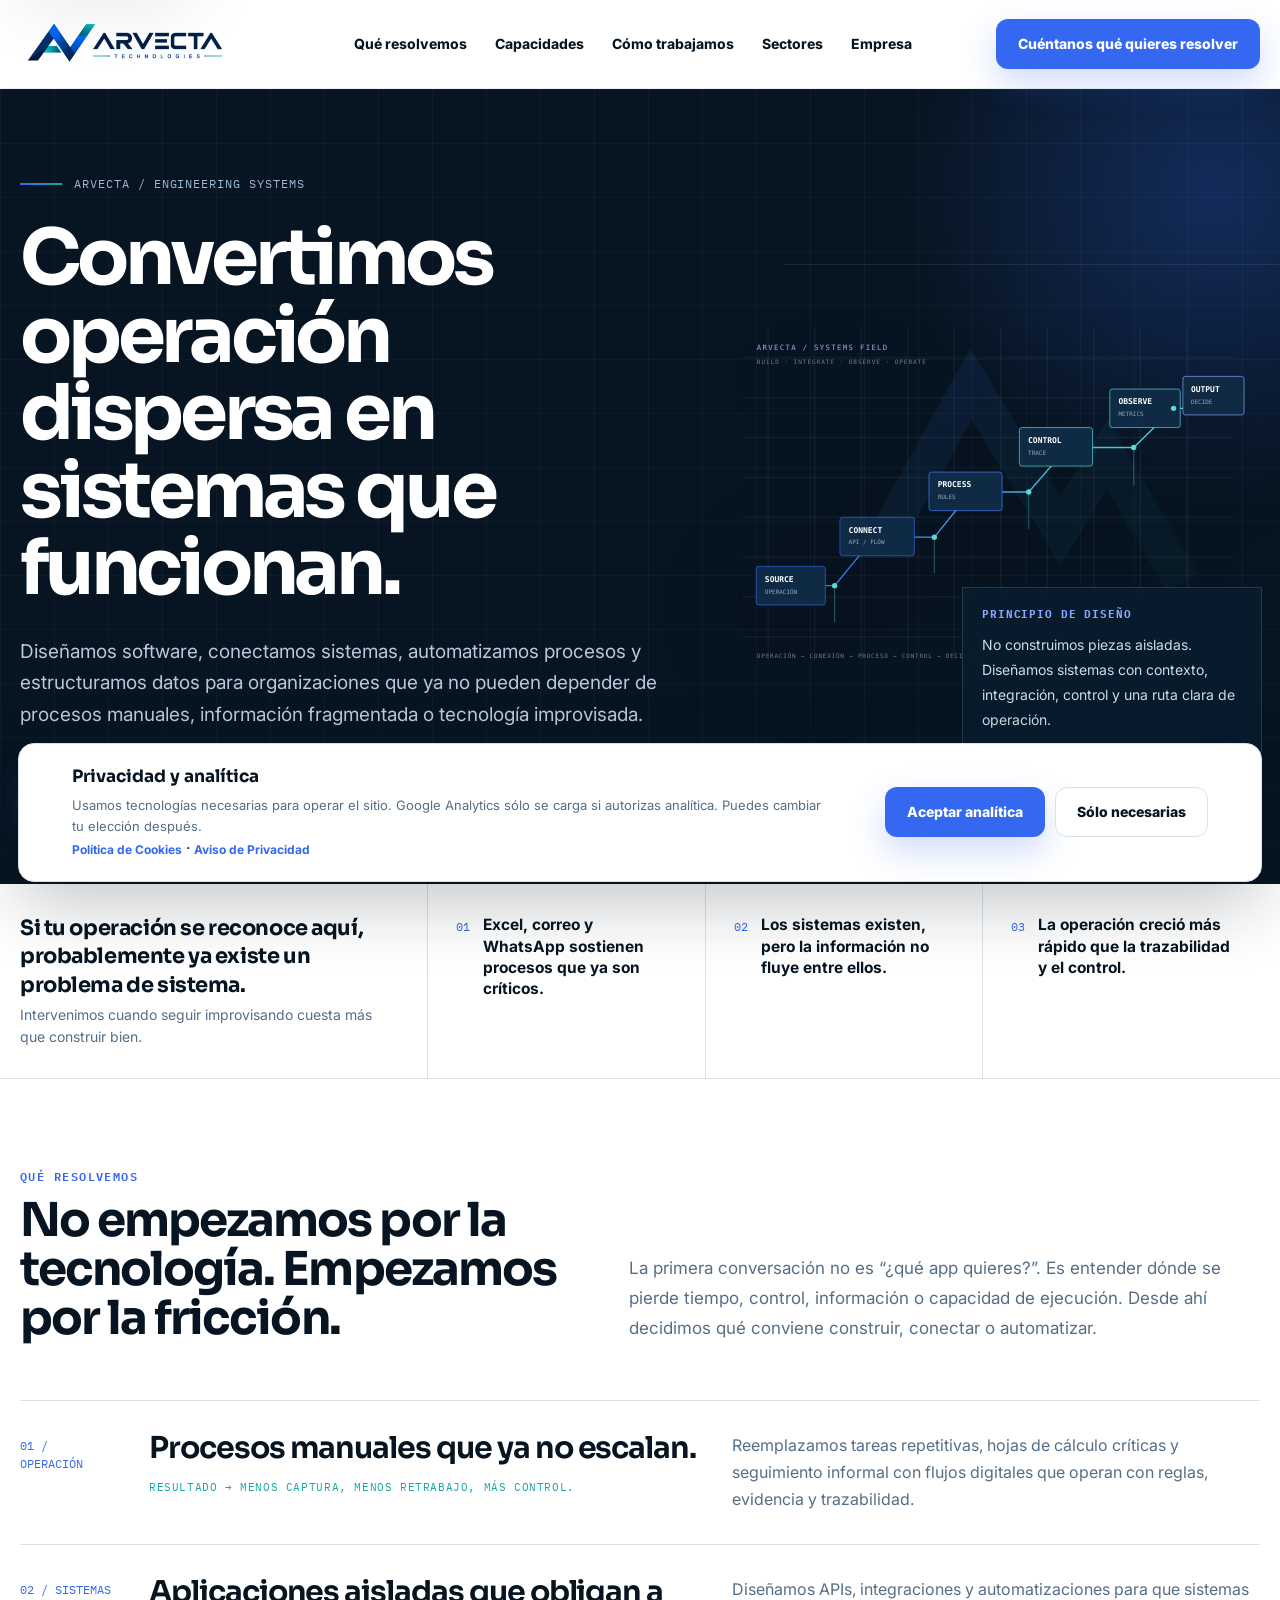
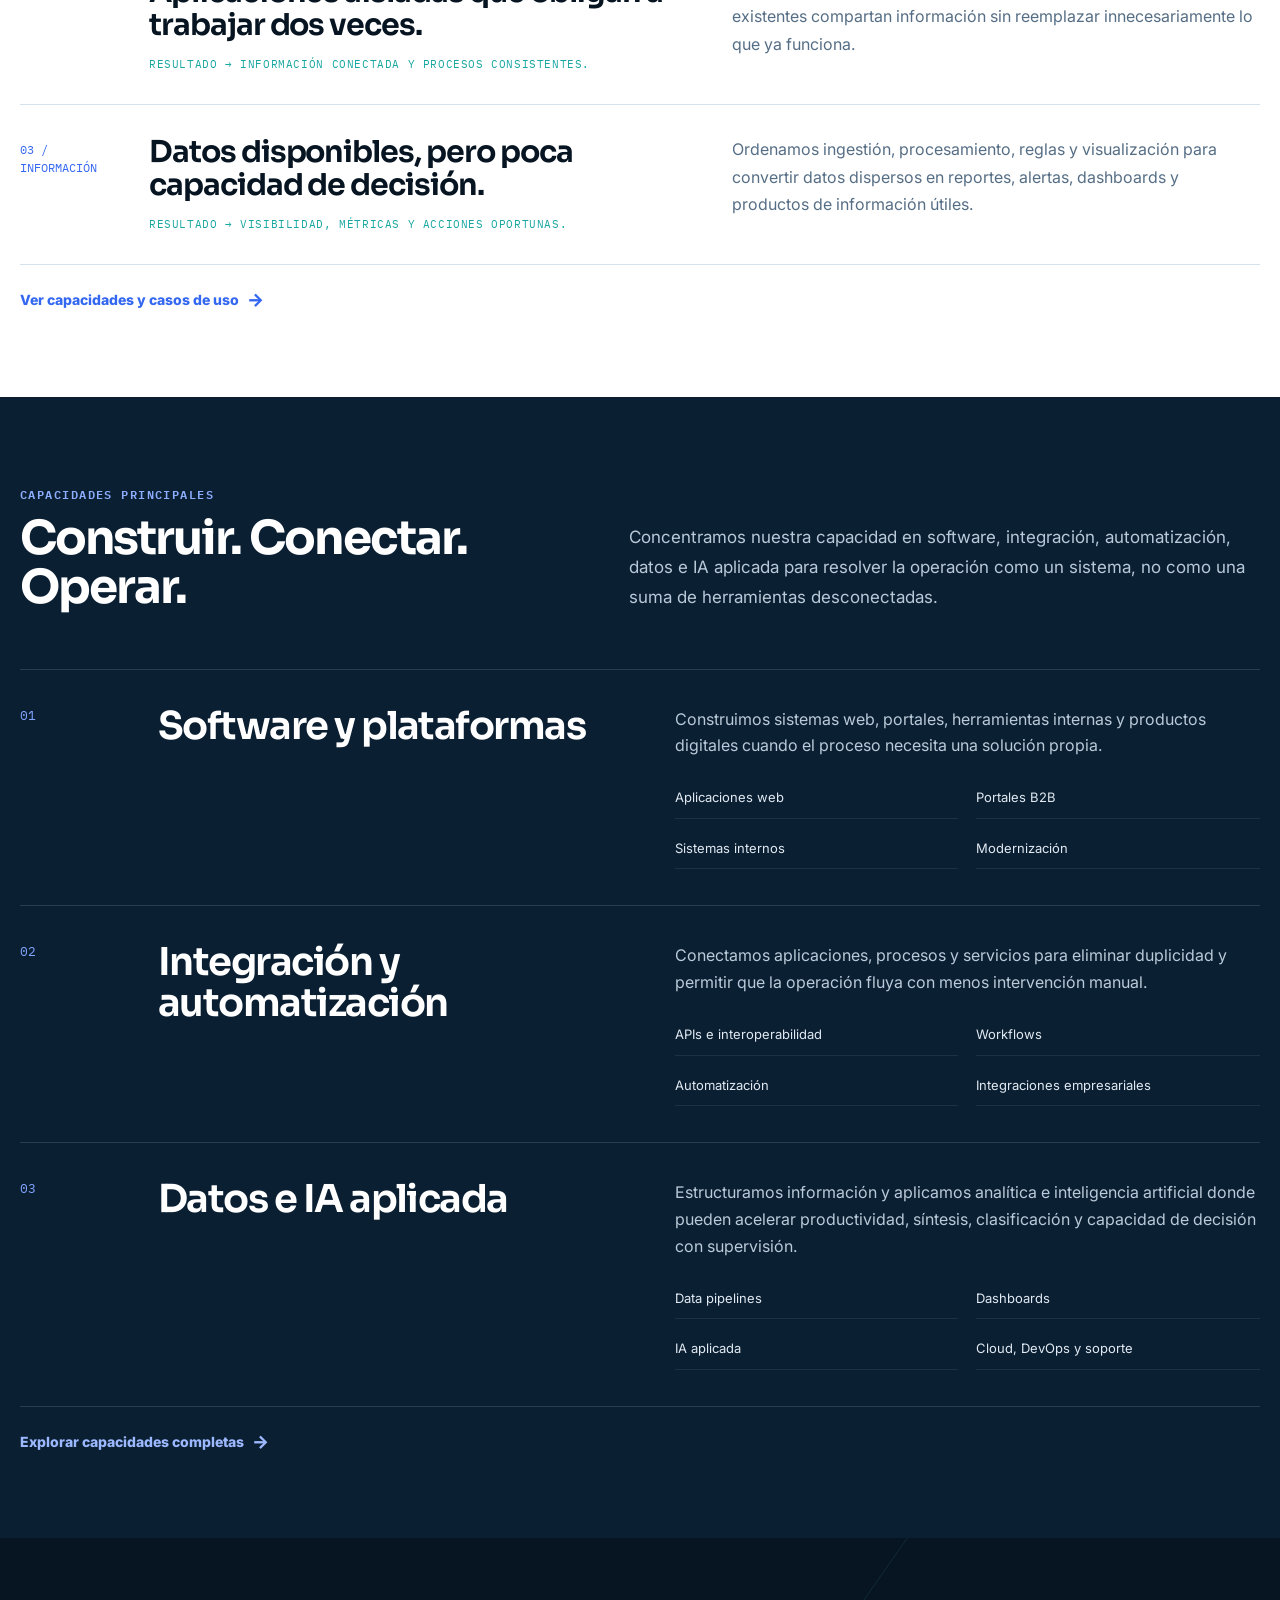
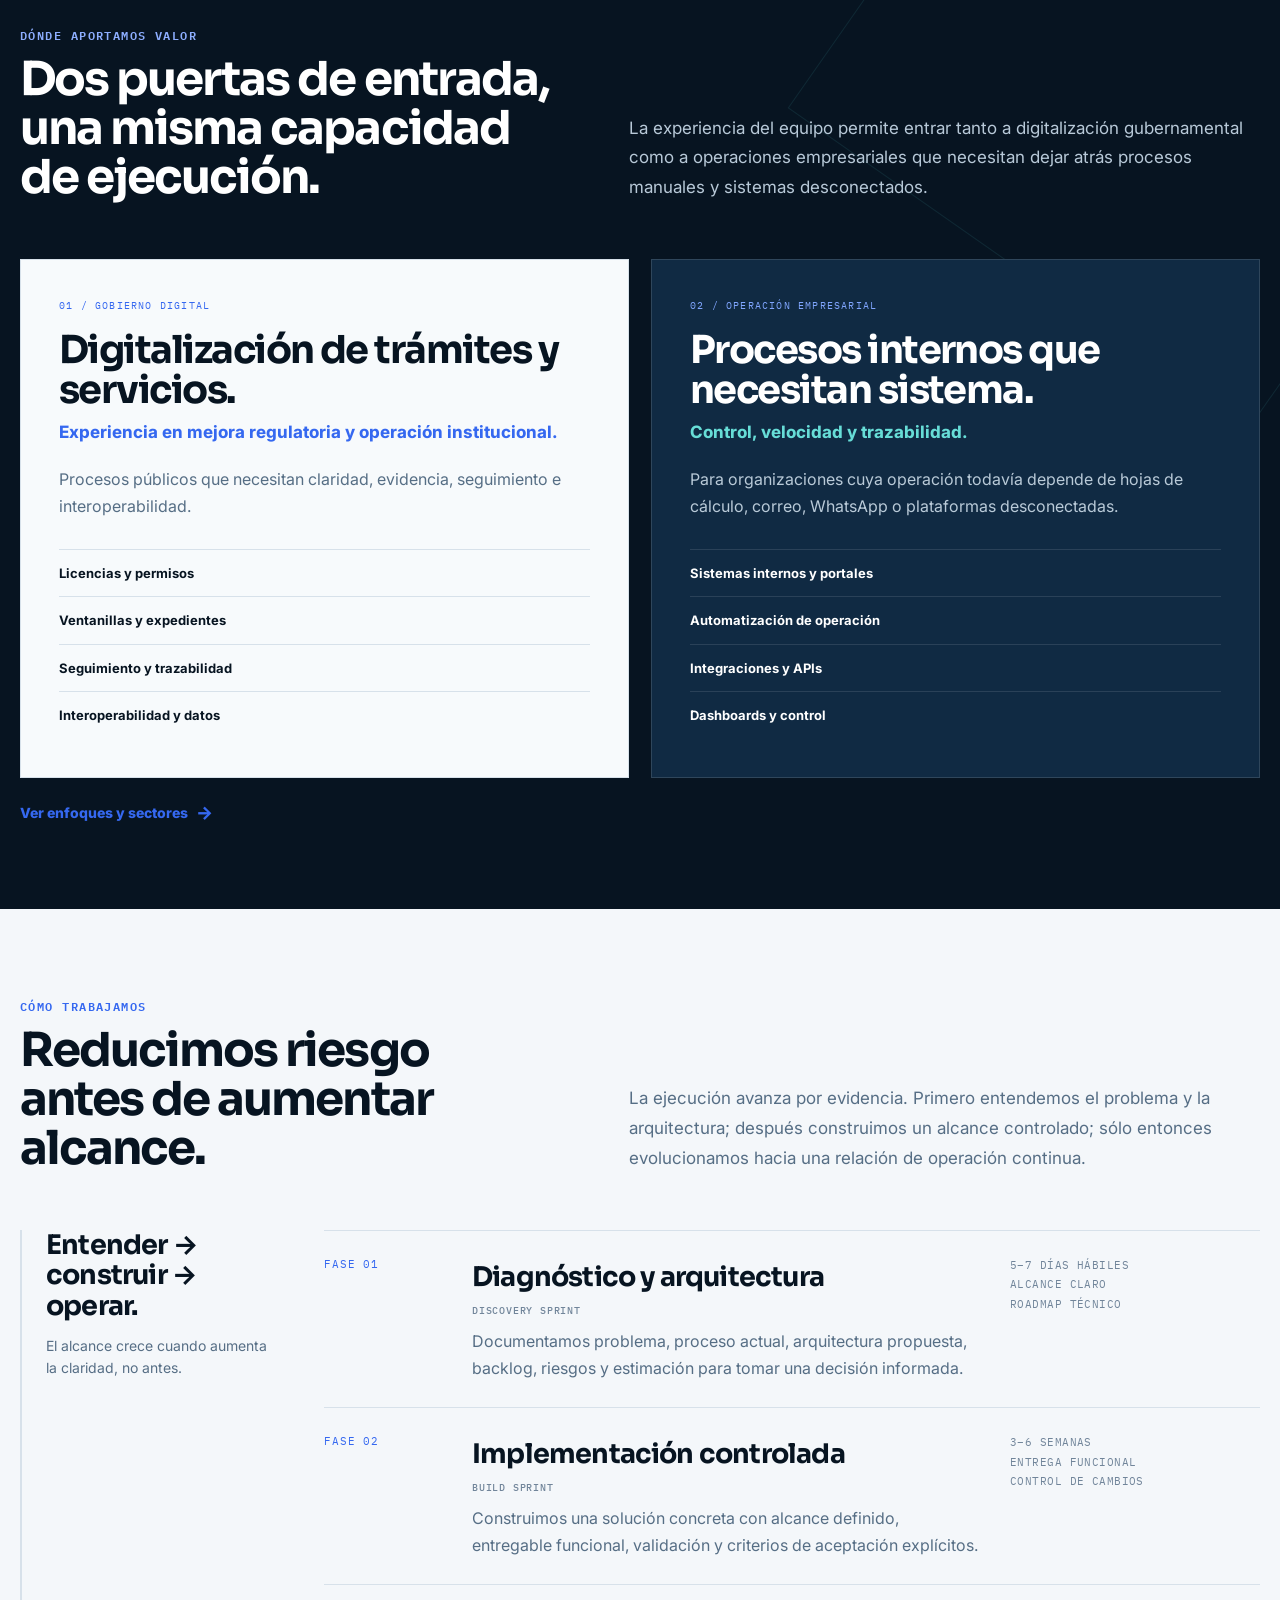
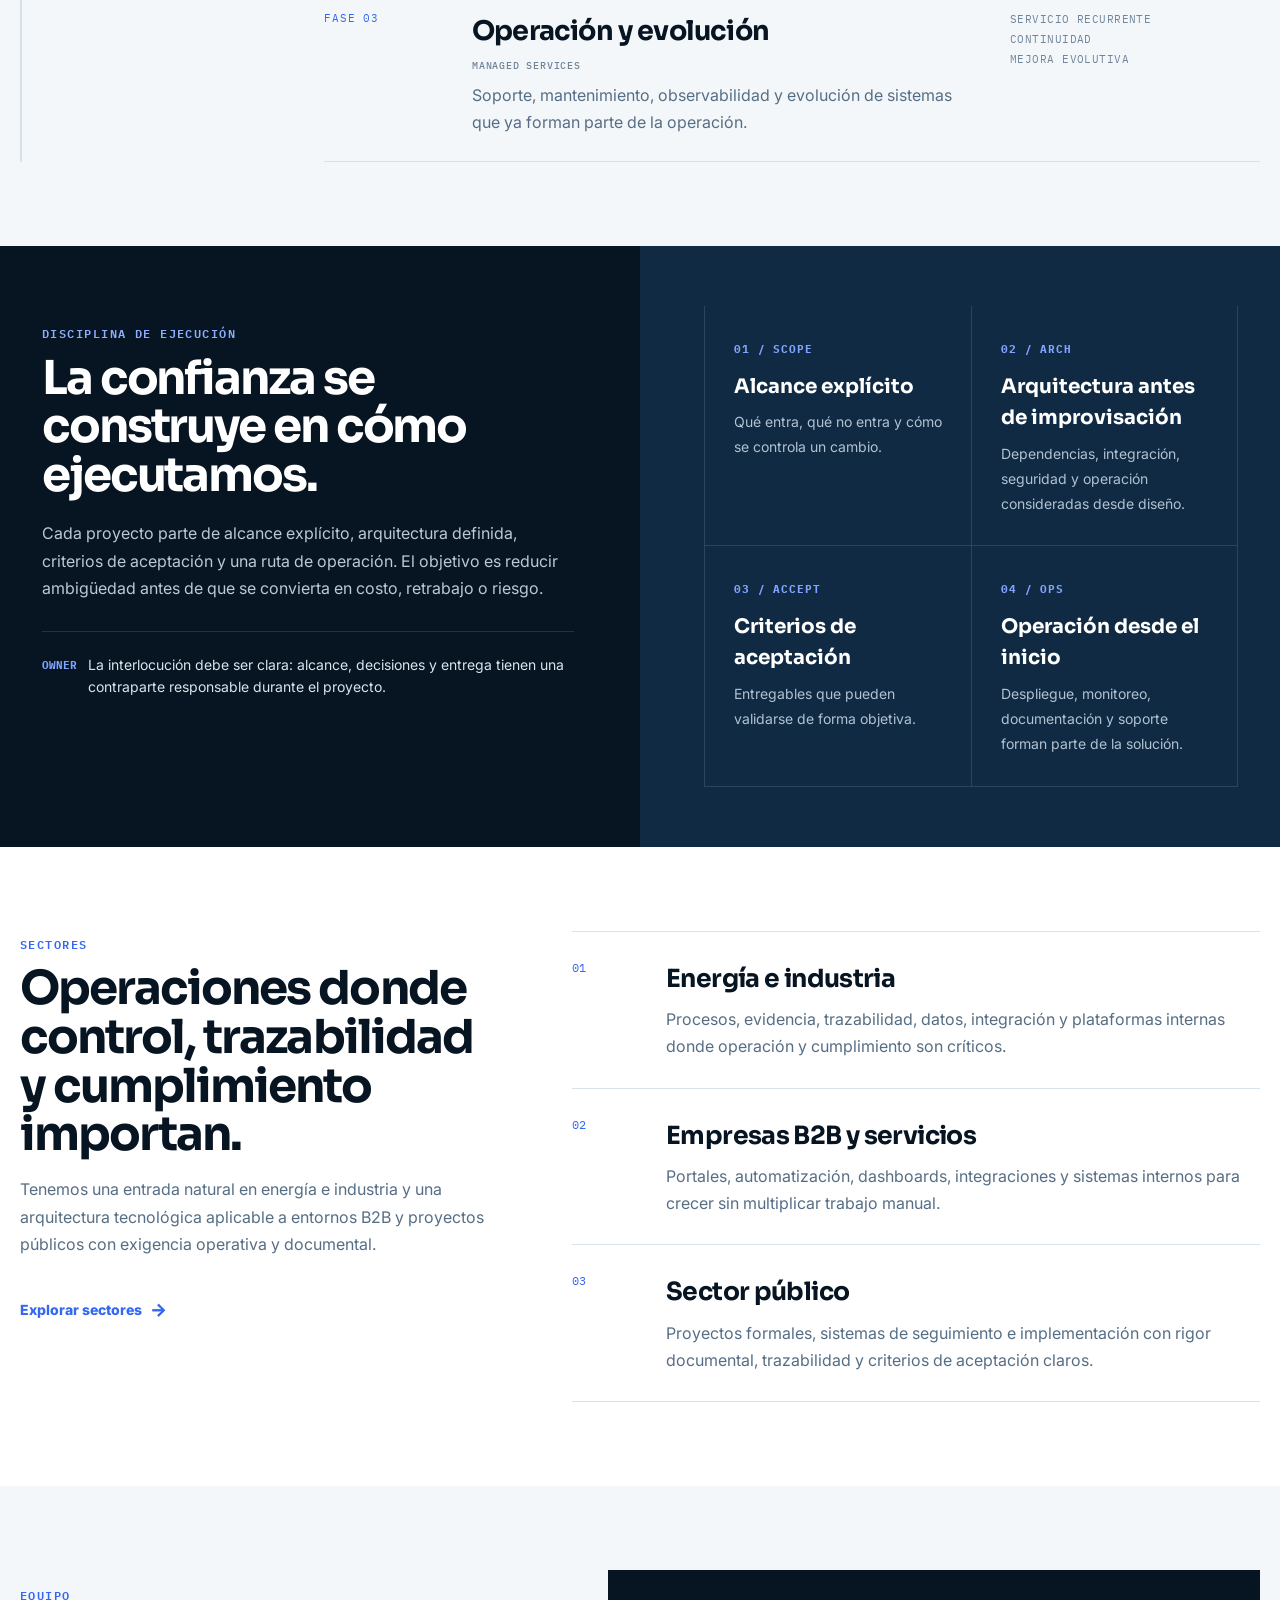
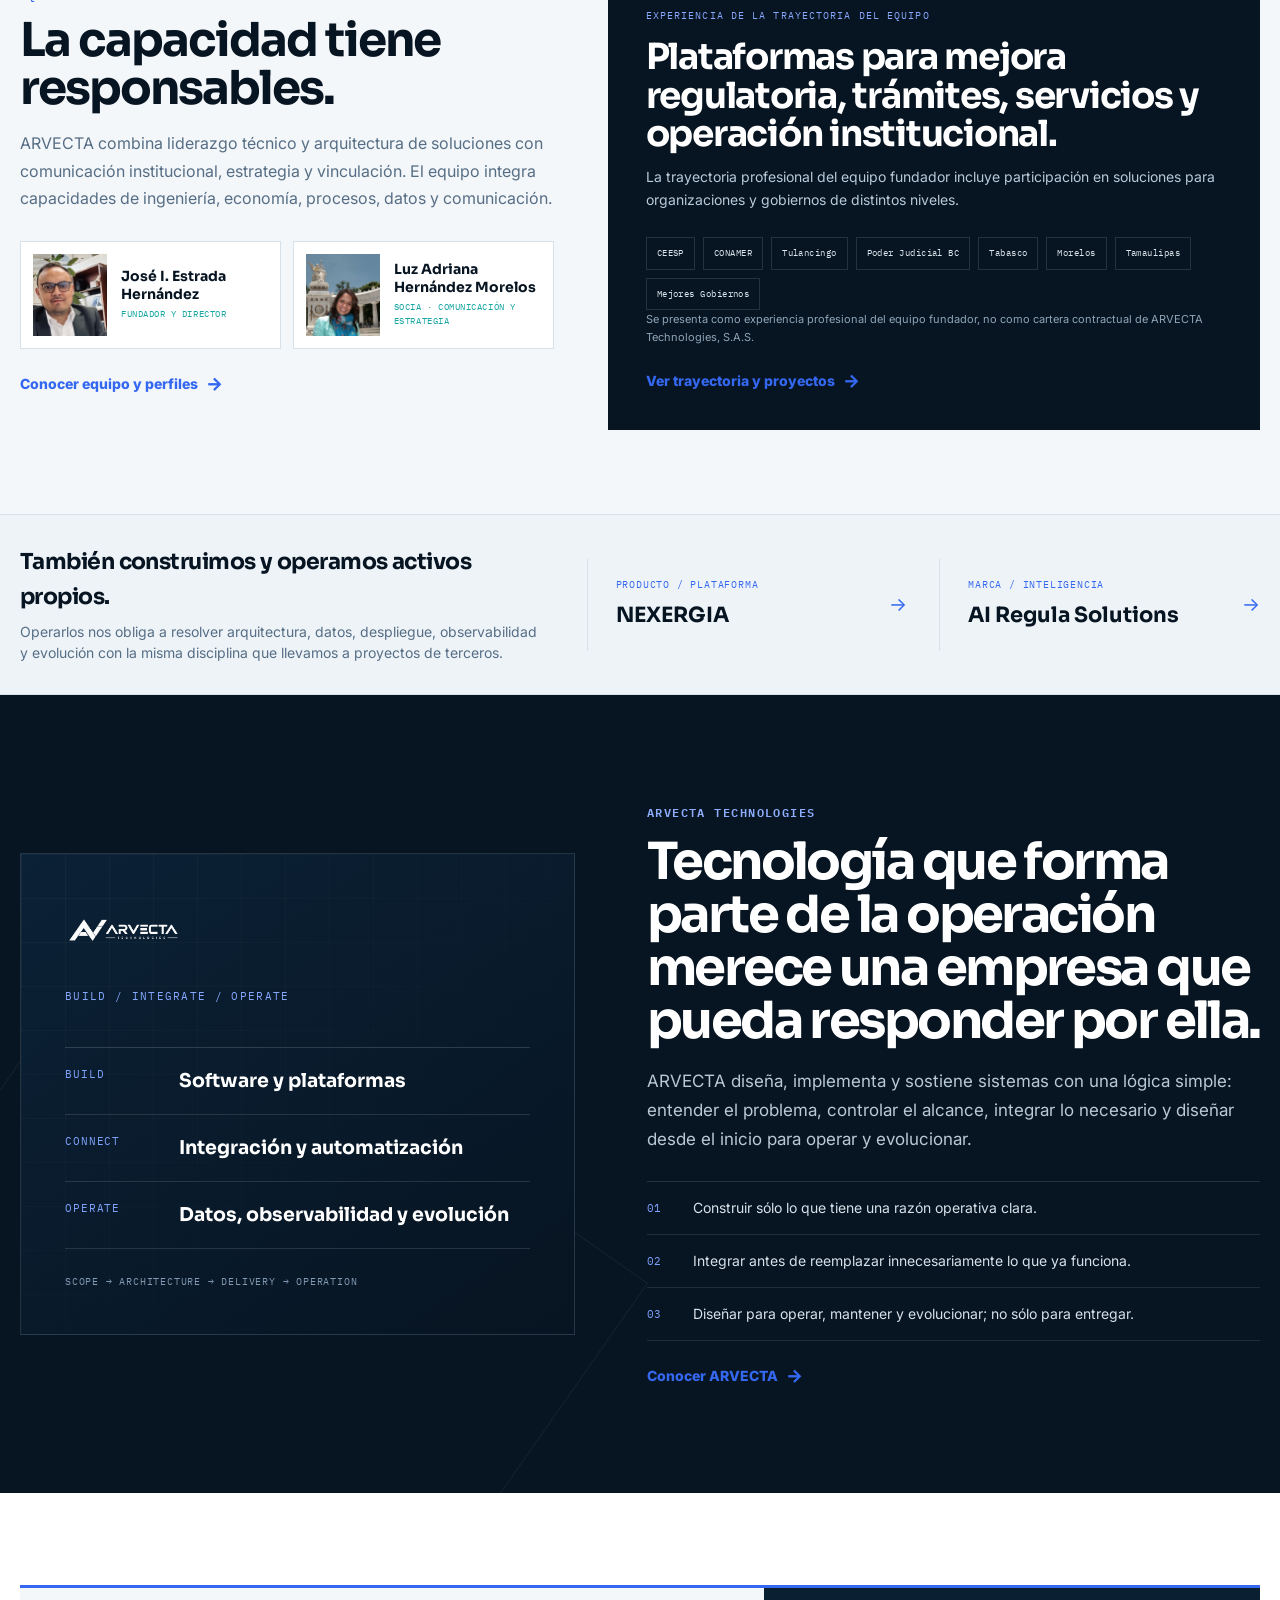
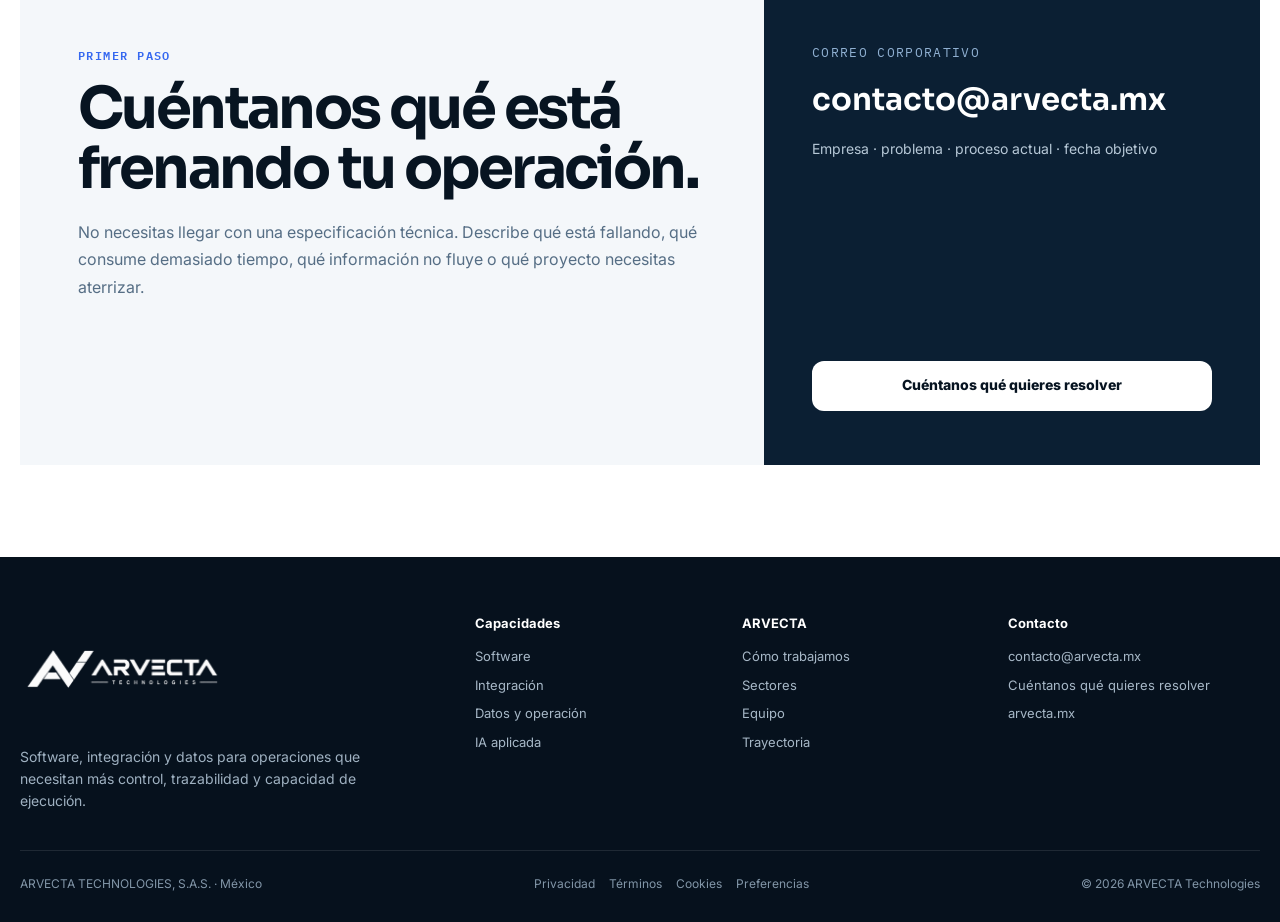
<file: index.html>
<!doctype html>
<html lang="es-MX">
<head>
  <meta charset="utf-8">
  <meta name="viewport" content="width=device-width,initial-scale=1">
  <title>ARVECTA Technologies | Software, integración, datos e IA aplicada</title>
  <meta name="description" content="ARVECTA diseña software, integra sistemas, automatiza procesos y aplica datos e IA para organizaciones que necesitan más control, trazabilidad y capacidad de ejecución.">
  <link rel="canonical" href="https://arvecta.mx/">
  <meta name="theme-color" content="#071421">
  <meta property="og:type" content="website">
  <meta property="og:title" content="ARVECTA Technologies">
  <meta property="og:description" content="Convertimos operación dispersa en sistemas que funcionan.">
  <meta property="og:url" content="https://arvecta.mx/">
  <meta property="og:image" content="https://arvecta.mx/brand/arvecta-logo.png">
  <meta name="twitter:card" content="summary_large_image">
  <link rel="icon" type="image/png" href="brand/arvecta-symbol.png">
  <link rel="manifest" href="site.webmanifest">
  <link rel="preconnect" href="https://fonts.googleapis.com">
  <link rel="preconnect" href="https://fonts.gstatic.com" crossorigin>
  <link href="https://fonts.googleapis.com/css2?family=IBM+Plex+Mono:wght@400;500;600&family=Inter:wght@400;500;600;700;800&family=Sora:wght@500;600;700&display=swap" rel="stylesheet">
  <link rel="stylesheet" href="assets/css/site-v3.css">
  <link rel="stylesheet" href="assets/css/site-v4.css">
  <link rel="stylesheet" href="assets/css/site-v5.css">
  <script type="application/ld+json">
  {"@context":"https://schema.org","@type":"Organization","name":"ARVECTA Technologies","legalName":"ARVECTA TECHNOLOGIES, S.A.S.","url":"https://arvecta.mx/","logo":"https://arvecta.mx/brand/arvecta-logo.png","email":"contacto@arvecta.mx","description":"Empresa mexicana de tecnología especializada en software, integración, automatización, datos e inteligencia artificial aplicada.","address":{"@type":"PostalAddress","streetAddress":"Doctor José María Vértiz 418, interior B306, Colonia Doctores","addressLocality":"Cuauhtémoc","addressRegion":"Ciudad de México","postalCode":"06720","addressCountry":"MX"},"contactPoint":{"@type":"ContactPoint","contactType":"sales","email":"contacto@arvecta.mx","availableLanguage":["es","en"]}}
  </script>
</head>
<body>
  <a class="skip-link" href="#contenido">Saltar al contenido</a>
  <header class="site-header">
    <div class="wrap nav">
      <a class="brand" href="/" aria-label="ARVECTA Technologies — Inicio"><img src="brand/arvecta-logo.png" alt="ARVECTA Technologies"></a>
      <nav class="nav-links" aria-label="Principal">
        <a href="#problemas">Qué resolvemos</a>
        <a href="servicios.html">Capacidades</a>
        <a href="#metodo">Cómo trabajamos</a>
        <a href="sectores.html">Sectores</a>
        <a href="empresa.html">Empresa</a>
      </nav>
      <div class="nav-action"><a class="btn btn-primary" href="contacto.html">Cuéntanos qué quieres resolver</a><button class="menu-btn" type="button" aria-expanded="false" aria-label="Abrir menú" data-menu><span></span></button></div>
    </div>
    <nav class="wrap mobile-nav" data-mobile-nav aria-label="Navegación móvil">
      <a href="#problemas">Qué resolvemos</a><a href="servicios.html">Capacidades</a><a href="#metodo">Cómo trabajamos</a><a href="sectores.html">Sectores</a><a href="empresa.html">Empresa</a><a href="contacto.html">Contacto</a>
    </nav>
  </header>

  <main id="contenido">
    <section class="hero" id="inicio"><div class="wrap hero-inner">
      <div class="hero-copy reveal">
        <div class="hero-signal">ARVECTA / ENGINEERING SYSTEMS</div>
        <h1 class="display">Convertimos operación dispersa en sistemas que funcionan.</h1>
        <p class="sub">Diseñamos software, conectamos sistemas, automatizamos procesos y estructuramos datos para organizaciones que ya no pueden depender de procesos manuales, información fragmentada o tecnología improvisada.</p>
        <div class="actions"><a class="btn btn-primary" href="contacto.html">Cuéntanos qué quieres resolver</a><a class="btn btn-outline" href="#problemas">Ver dónde entramos</a></div>
      </div>
      <div class="hero-engine reveal" aria-label="Mapa técnico de sistemas ARVECTA">
        <img src="brand/arvecta-system-field-v2.svg" alt="Flujo visual de fuente, conexión, proceso, control, observabilidad y resultado">
        <div class="hero-caption"><strong>Principio de diseño</strong><span>No construimos piezas aisladas. Diseñamos sistemas con contexto, integración, control y una ruta clara de operación.</span></div>
      </div>
    </div></section>

    <section class="diagnostic" aria-label="Situaciones donde ARVECTA aporta valor"><div class="wrap diagnostic-grid">
      <div class="diagnostic-intro"><strong>Si tu operación se reconoce aquí, probablemente ya existe un problema de sistema.</strong><span>Intervenimos cuando seguir improvisando cuesta más que construir bien.</span></div>
      <div class="trigger"><i>01</i><strong>Excel, correo y WhatsApp sostienen procesos que ya son críticos.</strong></div>
      <div class="trigger"><i>02</i><strong>Los sistemas existen, pero la información no fluye entre ellos.</strong></div>
      <div class="trigger"><i>03</i><strong>La operación creció más rápido que la trazabilidad y el control.</strong></div>
    </div></section>

    <section class="section" id="problemas"><div class="wrap">
      <div class="section-head reveal"><div><span class="kicker">Qué resolvemos</span><h2 class="h2">No empezamos por la tecnología. Empezamos por la fricción.</h2></div><p>La primera conversación no es “¿qué app quieres?”. Es entender dónde se pierde tiempo, control, información o capacidad de ejecución. Desde ahí decidimos qué conviene construir, conectar o automatizar.</p></div>
      <div class="problem-list">
        <article class="problem-row reveal"><div class="problem-num">01 / OPERACIÓN</div><div><h3>Procesos manuales que ya no escalan.</h3><div class="problem-outcome">Resultado → menos captura, menos retrabajo, más control.</div></div><p>Reemplazamos tareas repetitivas, hojas de cálculo críticas y seguimiento informal con flujos digitales que operan con reglas, evidencia y trazabilidad.</p></article>
        <article class="problem-row reveal"><div class="problem-num">02 / SISTEMAS</div><div><h3>Aplicaciones aisladas que obligan a trabajar dos veces.</h3><div class="problem-outcome">Resultado → información conectada y procesos consistentes.</div></div><p>Diseñamos APIs, integraciones y automatizaciones para que sistemas existentes compartan información sin reemplazar innecesariamente lo que ya funciona.</p></article>
        <article class="problem-row reveal"><div class="problem-num">03 / INFORMACIÓN</div><div><h3>Datos disponibles, pero poca capacidad de decisión.</h3><div class="problem-outcome">Resultado → visibilidad, métricas y acciones oportunas.</div></div><p>Ordenamos ingestión, procesamiento, reglas y visualización para convertir datos dispersos en reportes, alertas, dashboards y productos de información útiles.</p></article>
      </div>
      <a class="section-link" href="servicios.html">Ver capacidades y casos de uso</a>
    </div></section>

    <section class="section section-dark" id="capacidades"><div class="wrap">
      <div class="section-head reveal"><div><span class="kicker kicker-light">Capacidades principales</span><h2 class="h2 h2-light">Construir. Conectar. Operar.</h2></div><p>Concentramos nuestra capacidad en software, integración, automatización, datos e IA aplicada para resolver la operación como un sistema, no como una suma de herramientas desconectadas.</p></div>
      <div class="capability-stack">
        <article class="capability-row reveal"><div class="cap-num">01</div><h3>Software y plataformas</h3><div><p>Construimos sistemas web, portales, herramientas internas y productos digitales cuando el proceso necesita una solución propia.</p><div class="cap-list"><span>Aplicaciones web</span><span>Portales B2B</span><span>Sistemas internos</span><span>Modernización</span></div></div></article>
        <article class="capability-row reveal"><div class="cap-num">02</div><h3>Integración y automatización</h3><div><p>Conectamos aplicaciones, procesos y servicios para eliminar duplicidad y permitir que la operación fluya con menos intervención manual.</p><div class="cap-list"><span>APIs e interoperabilidad</span><span>Workflows</span><span>Automatización</span><span>Integraciones empresariales</span></div></div></article>
        <article class="capability-row reveal"><div class="cap-num">03</div><h3>Datos e IA aplicada</h3><div><p>Estructuramos información y aplicamos analítica e inteligencia artificial donde pueden acelerar productividad, síntesis, clasificación y capacidad de decisión con supervisión.</p><div class="cap-list"><span>Data pipelines</span><span>Dashboards</span><span>IA aplicada</span><span>Cloud, DevOps y soporte</span></div></div></article>
      </div>
      <a class="section-link" href="servicios.html">Explorar capacidades completas</a>
    </div></section>

    <section class="section market-doors" id="mercados"><div class="wrap">
      <div class="section-head reveal"><div><span class="kicker kicker-light">Dónde aportamos valor</span><h2 class="h2 h2-light">Dos puertas de entrada, una misma capacidad de ejecución.</h2></div><p>La experiencia del equipo permite entrar tanto a digitalización gubernamental como a operaciones empresariales que necesitan dejar atrás procesos manuales y sistemas desconectados.</p></div>
      <div class="door-grid reveal">
        <article class="door-card door-card--government"><small>01 / Gobierno digital</small><h3>Digitalización de trámites y servicios.</h3><div class="door-sub">Experiencia en mejora regulatoria y operación institucional.</div><p>Procesos públicos que necesitan claridad, evidencia, seguimiento e interoperabilidad.</p><div class="door-list"><span>Licencias y permisos</span><span>Ventanillas y expedientes</span><span>Seguimiento y trazabilidad</span><span>Interoperabilidad y datos</span></div></article>
        <article class="door-card"><small>02 / Operación empresarial</small><h3>Procesos internos que necesitan sistema.</h3><div class="door-sub">Control, velocidad y trazabilidad.</div><p>Para organizaciones cuya operación todavía depende de hojas de cálculo, correo, WhatsApp o plataformas desconectadas.</p><div class="door-list"><span>Sistemas internos y portales</span><span>Automatización de operación</span><span>Integraciones y APIs</span><span>Dashboards y control</span></div></article>
      </div>
      <a class="section-link" href="sectores.html">Ver enfoques y sectores</a>
    </div></section>

    <section class="section section-soft" id="metodo"><div class="wrap">
      <div class="section-head reveal"><div><span class="kicker">Cómo trabajamos</span><h2 class="h2">Reducimos riesgo antes de aumentar alcance.</h2></div><p>La ejecución avanza por evidencia. Primero entendemos el problema y la arquitectura; después construimos un alcance controlado; sólo entonces evolucionamos hacia una relación de operación continua.</p></div>
      <div class="sequence"><aside class="sequence-rail reveal"><strong>Entender → construir → operar.</strong><p>El alcance crece cuando aumenta la claridad, no antes.</p></aside><div class="sequence-steps">
        <article class="sequence-step reveal"><div class="phase">Fase 01</div><div><h3>Diagnóstico y arquitectura <small>Discovery Sprint</small></h3><p>Documentamos problema, proceso actual, arquitectura propuesta, backlog, riesgos y estimación para tomar una decisión informada.</p></div><div class="sequence-meta">5–7 días hábiles<br>alcance claro<br>roadmap técnico</div></article>
        <article class="sequence-step reveal"><div class="phase">Fase 02</div><div><h3>Implementación controlada <small>Build Sprint</small></h3><p>Construimos una solución concreta con alcance definido, entregable funcional, validación y criterios de aceptación explícitos.</p></div><div class="sequence-meta">3–6 semanas<br>entrega funcional<br>control de cambios</div></article>
        <article class="sequence-step reveal"><div class="phase">Fase 03</div><div><h3>Operación y evolución <small>Managed Services</small></h3><p>Soporte, mantenimiento, observabilidad y evolución de sistemas que ya forman parte de la operación.</p></div><div class="sequence-meta">servicio recurrente<br>continuidad<br>mejora evolutiva</div></article>
      </div></div>
    </div></section>

    <section class="reliability" aria-label="Disciplina de ejecución ARVECTA">
      <div class="reliability-copy reveal"><span class="kicker kicker-light">Disciplina de ejecución</span><h2>La confianza se construye en cómo ejecutamos.</h2><p>Cada proyecto parte de alcance explícito, arquitectura definida, criterios de aceptación y una ruta de operación. El objetivo es reducir ambigüedad antes de que se convierta en costo, retrabajo o riesgo.</p><div class="accountability"><b>OWNER</b><span>La interlocución debe ser clara: alcance, decisiones y entrega tienen una contraparte responsable durante el proyecto.</span></div></div>
      <div class="reliability-grid">
        <div class="reliability-item reveal"><b>01 / SCOPE</b><strong>Alcance explícito</strong><span>Qué entra, qué no entra y cómo se controla un cambio.</span></div>
        <div class="reliability-item reveal"><b>02 / ARCH</b><strong>Arquitectura antes de improvisación</strong><span>Dependencias, integración, seguridad y operación consideradas desde diseño.</span></div>
        <div class="reliability-item reveal"><b>03 / ACCEPT</b><strong>Criterios de aceptación</strong><span>Entregables que pueden validarse de forma objetiva.</span></div>
        <div class="reliability-item reveal"><b>04 / OPS</b><strong>Operación desde el inicio</strong><span>Despliegue, monitoreo, documentación y soporte forman parte de la solución.</span></div>
      </div>
    </section>

    <section class="section" id="sectores"><div class="wrap sector-layout">
      <div class="sector-intro reveal"><span class="kicker">Sectores</span><h2 class="h2">Operaciones donde control, trazabilidad y cumplimiento importan.</h2><p>Tenemos una entrada natural en energía e industria y una arquitectura tecnológica aplicable a entornos B2B y proyectos públicos con exigencia operativa y documental.</p><a class="section-link" href="sectores.html">Explorar sectores</a></div>
      <div class="sector-list">
        <article class="sector-row reveal"><div class="n">01</div><div><h3>Energía e industria</h3><p>Procesos, evidencia, trazabilidad, datos, integración y plataformas internas donde operación y cumplimiento son críticos.</p></div></article>
        <article class="sector-row reveal"><div class="n">02</div><div><h3>Empresas B2B y servicios</h3><p>Portales, automatización, dashboards, integraciones y sistemas internos para crecer sin multiplicar trabajo manual.</p></div></article>
        <article class="sector-row reveal"><div class="n">03</div><div><h3>Sector público</h3><p>Proyectos formales, sistemas de seguimiento e implementación con rigor documental, trazabilidad y criterios de aceptación claros.</p></div></article>
      </div>
    </div></section>

    <section class="section home-proof" id="trayectoria"><div class="wrap proof-shell">
      <div class="proof-copy reveal"><span class="kicker">Equipo</span><h2 class="h2">La capacidad tiene responsables.</h2><p>ARVECTA combina liderazgo técnico y arquitectura de soluciones con comunicación institucional, estrategia y vinculación. El equipo integra capacidades de ingeniería, economía, procesos, datos y comunicación.</p><div class="proof-leaders"><div class="proof-person"><img src="brand/team/jose-estrada.webp" alt="José I. Estrada Hernández"><div><strong>José I. Estrada Hernández</strong><span>Fundador y Director</span></div></div><div class="proof-person"><img src="brand/team/luz-adriana-hernandez.webp" alt="Luz Adriana Hernández Morelos"><div><strong>Luz Adriana Hernández Morelos</strong><span>Socia · Comunicación y Estrategia</span></div></div></div><a class="section-link" href="empresa.html#equipo">Conocer equipo y perfiles</a></div>
      <div class="proof-track reveal"><small>Experiencia de la trayectoria del equipo</small><h3>Plataformas para mejora regulatoria, trámites, servicios y operación institucional.</h3><p>La trayectoria profesional del equipo fundador incluye participación en soluciones para organizaciones y gobiernos de distintos niveles.</p><div class="proof-orgs"><span>CEESP</span><span>CONAMER</span><span>Tulancingo</span><span>Poder Judicial BC</span><span>Tabasco</span><span>Morelos</span><span>Tamaulipas</span><span>Mejores Gobiernos</span></div><p class="proof-note">Se presenta como experiencia profesional del equipo fundador, no como cartera contractual de ARVECTA Technologies, S.A.S.</p><a class="section-link" href="empresa.html#experiencia">Ver trayectoria y proyectos</a></div>
    </div></section>

    <section class="assets-band" aria-label="Productos y activos propios"><div class="wrap assets-row reveal">
      <a class="assets-intro" href="empresa.html#activos"><strong>También construimos y operamos activos propios.</strong><span>Operarlos nos obliga a resolver arquitectura, datos, despliegue, observabilidad y evolución con la misma disciplina que llevamos a proyectos de terceros.</span></a>
      <a class="asset-link" href="empresa.html#activos"><small>Producto / plataforma</small><b>NEXERGIA</b></a>
      <a class="asset-link" href="empresa.html#activos"><small>Marca / inteligencia</small><b>AI Regula Solutions</b></a>
    </div></section>

    <section class="company" id="empresa"><div class="wrap company-grid">
      <div class="company-system reveal" aria-label="Sistema operativo de capacidades ARVECTA">
        <div><img class="company-system-logo" src="brand/arvecta-logo-white.png" alt="ARVECTA Technologies"><div class="company-system-label" style="margin-top:24px">BUILD / INTEGRATE / OPERATE</div></div>
        <div class="system-layers">
          <div class="system-layer"><span>BUILD</span><strong>Software y plataformas</strong></div>
          <div class="system-layer"><span>CONNECT</span><strong>Integración y automatización</strong></div>
          <div class="system-layer"><span>OPERATE</span><strong>Datos, observabilidad y evolución</strong></div>
        </div>
        <div class="system-foot">scope → architecture → delivery → operation</div>
      </div>
      <div class="company-copy reveal"><span class="kicker kicker-light">ARVECTA Technologies</span><h2>Tecnología que forma parte de la operación merece una empresa que pueda responder por ella.</h2><p>ARVECTA diseña, implementa y sostiene sistemas con una lógica simple: entender el problema, controlar el alcance, integrar lo necesario y diseñar desde el inicio para operar y evolucionar.</p><div class="company-principles"><div class="principle"><span>01</span><span>Construir sólo lo que tiene una razón operativa clara.</span></div><div class="principle"><span>02</span><span>Integrar antes de reemplazar innecesariamente lo que ya funciona.</span></div><div class="principle"><span>03</span><span>Diseñar para operar, mantener y evolucionar; no sólo para entregar.</span></div></div><a class="section-link" href="empresa.html">Conocer ARVECTA</a></div>
    </div></section>

    <section class="contact" id="contacto"><div class="wrap contact-panel reveal">
      <div class="contact-main"><span class="kicker">Primer paso</span><h2>Cuéntanos qué está frenando tu operación.</h2><p>No necesitas llegar con una especificación técnica. Describe qué está fallando, qué consume demasiado tiempo, qué información no fluye o qué proyecto necesitas aterrizar.</p></div>
      <div class="contact-side"><div><small>Correo corporativo</small><a class="mail" href="mailto:contacto@arvecta.mx">contacto@arvecta.mx</a><p>Empresa · problema · proceso actual · fecha objetivo</p></div><a class="btn btn-light" href="contacto.html">Cuéntanos qué quieres resolver</a></div>
    </div></section>
  </main>

  <footer class="footer"><div class="wrap footer-top">
    <div class="footer-brand"><img src="brand/arvecta-logo-white.png" alt="ARVECTA Technologies"><p>Software, integración y datos para operaciones que necesitan más control, trazabilidad y capacidad de ejecución.</p></div>
    <div class="footer-col"><strong>Capacidades</strong><a href="servicios.html#software">Software</a><a href="servicios.html#integracion">Integración</a><a href="servicios.html#datos">Datos y operación</a><a href="servicios.html#ia">IA aplicada</a></div>
    <div class="footer-col"><strong>ARVECTA</strong><a href="#metodo">Cómo trabajamos</a><a href="sectores.html">Sectores</a><a href="empresa.html#equipo">Equipo</a><a href="empresa.html#experiencia">Trayectoria</a></div>
    <div class="footer-col"><strong>Contacto</strong><a href="mailto:contacto@arvecta.mx">contacto@arvecta.mx</a><a href="contacto.html">Cuéntanos qué quieres resolver</a><a href="/">arvecta.mx</a></div>
  </div><div class="wrap footer-bottom"><span>ARVECTA TECHNOLOGIES, S.A.S. · México</span><nav class="footer-legal" aria-label="Legal"><a href="aviso-privacidad.html">Privacidad</a><a href="terminos.html">Términos</a><a href="cookies.html">Cookies</a><button type="button" data-cookie-settings>Preferencias</button></nav><span>© <span data-year></span> ARVECTA Technologies</span></div></footer>
  <script src="assets/js/site-v3.js"></script>
</body>
</html>
</file>
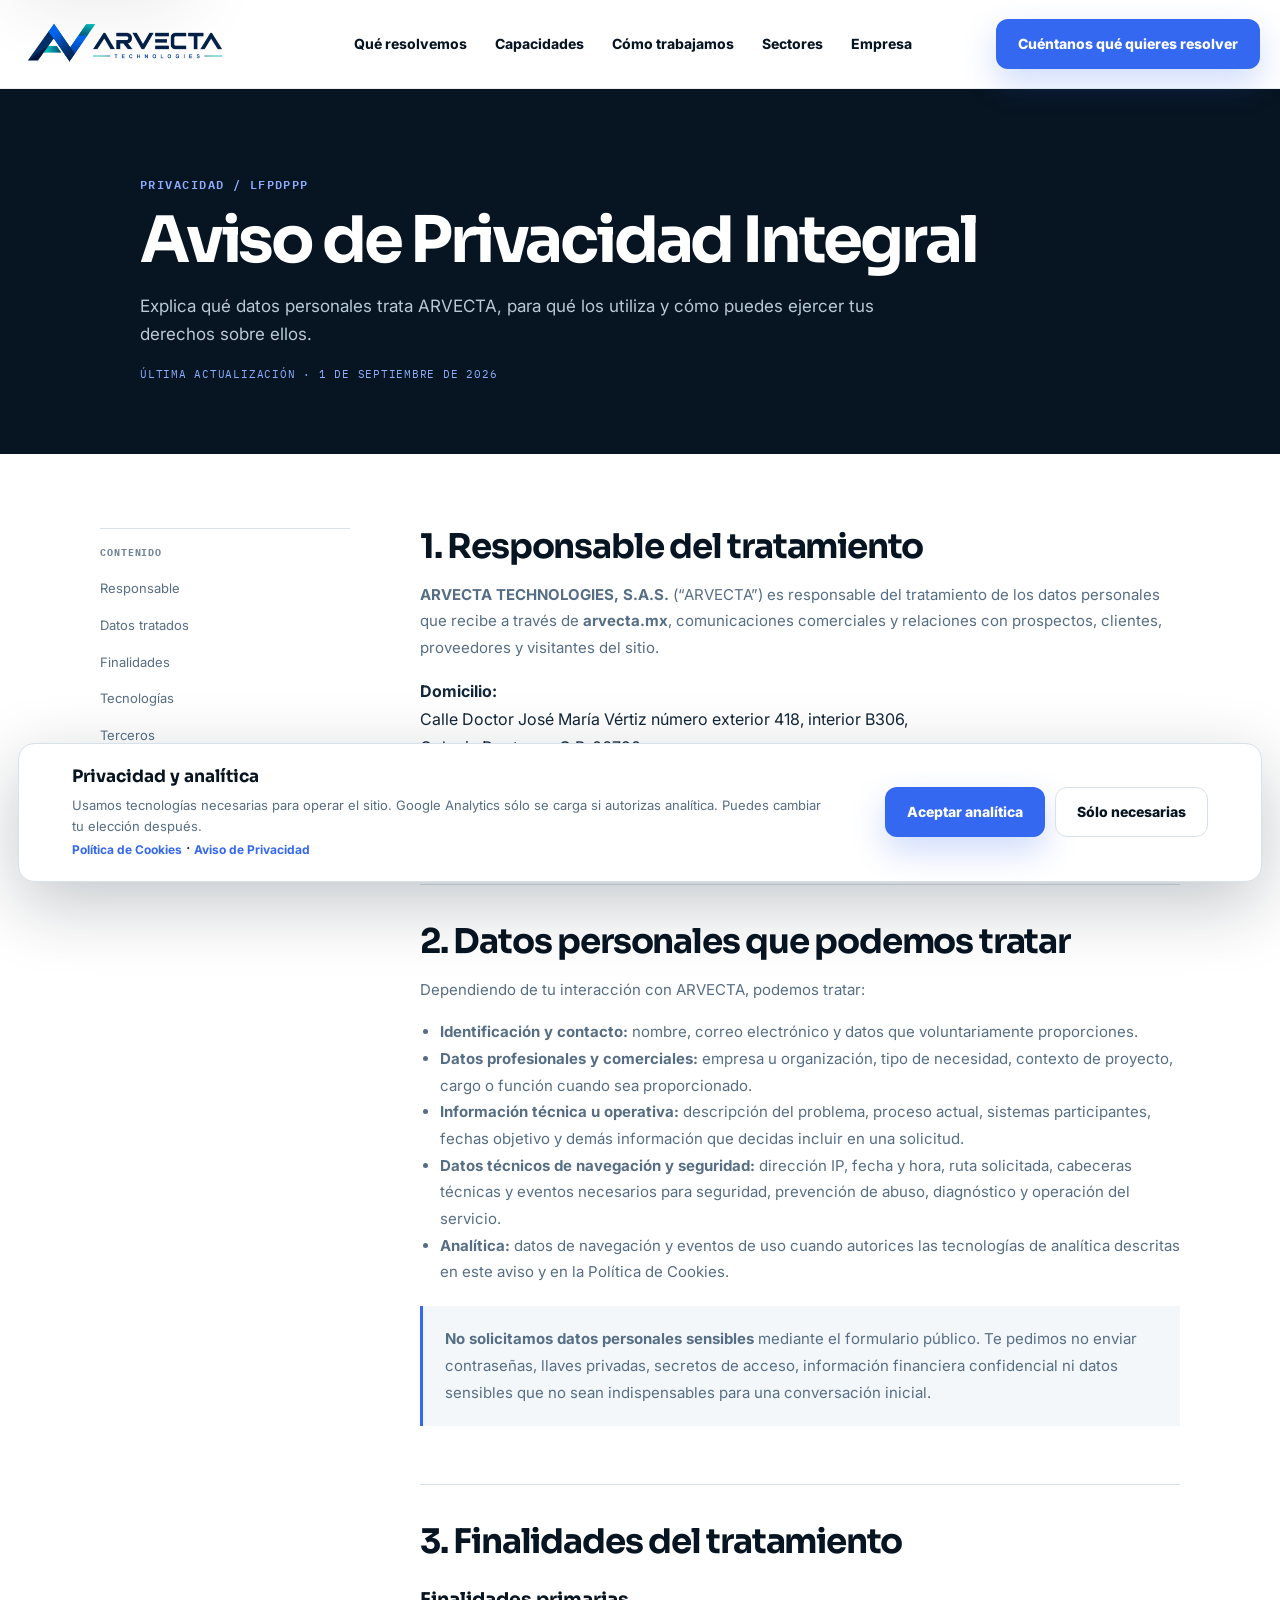
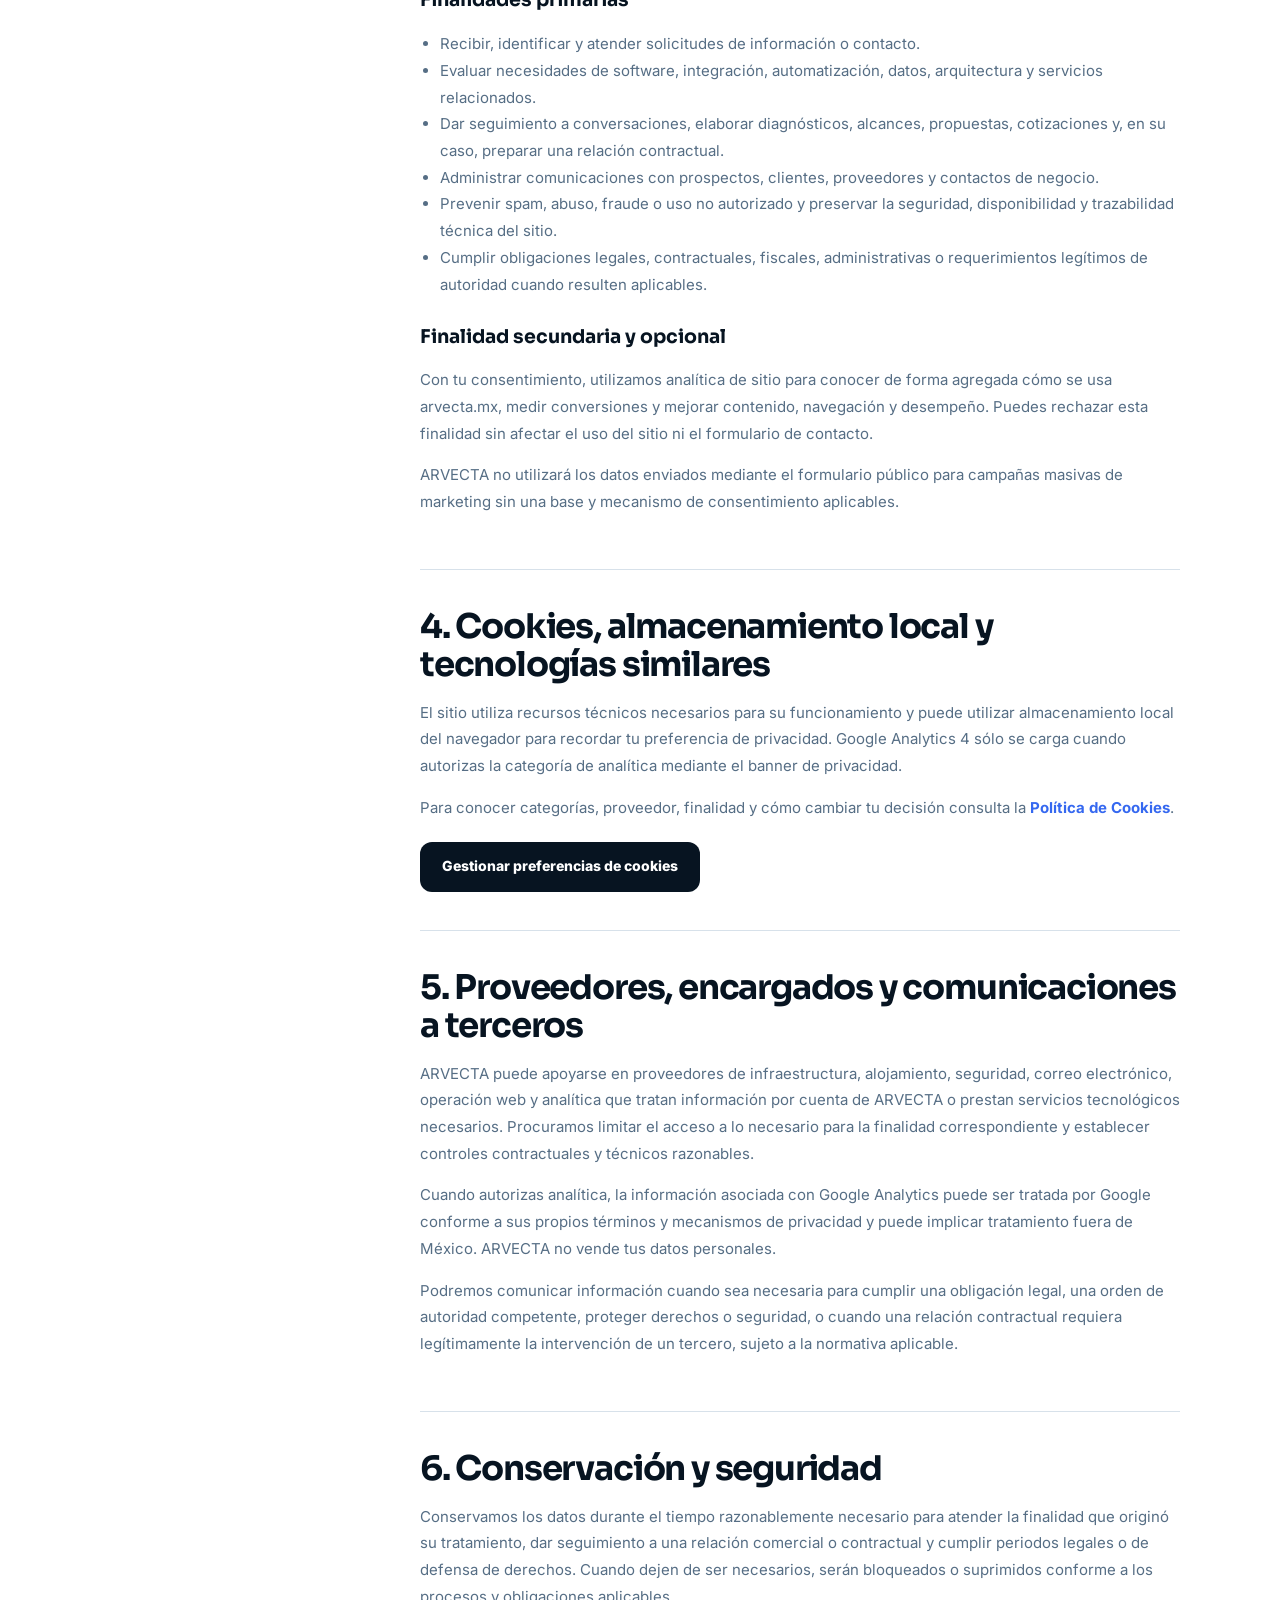
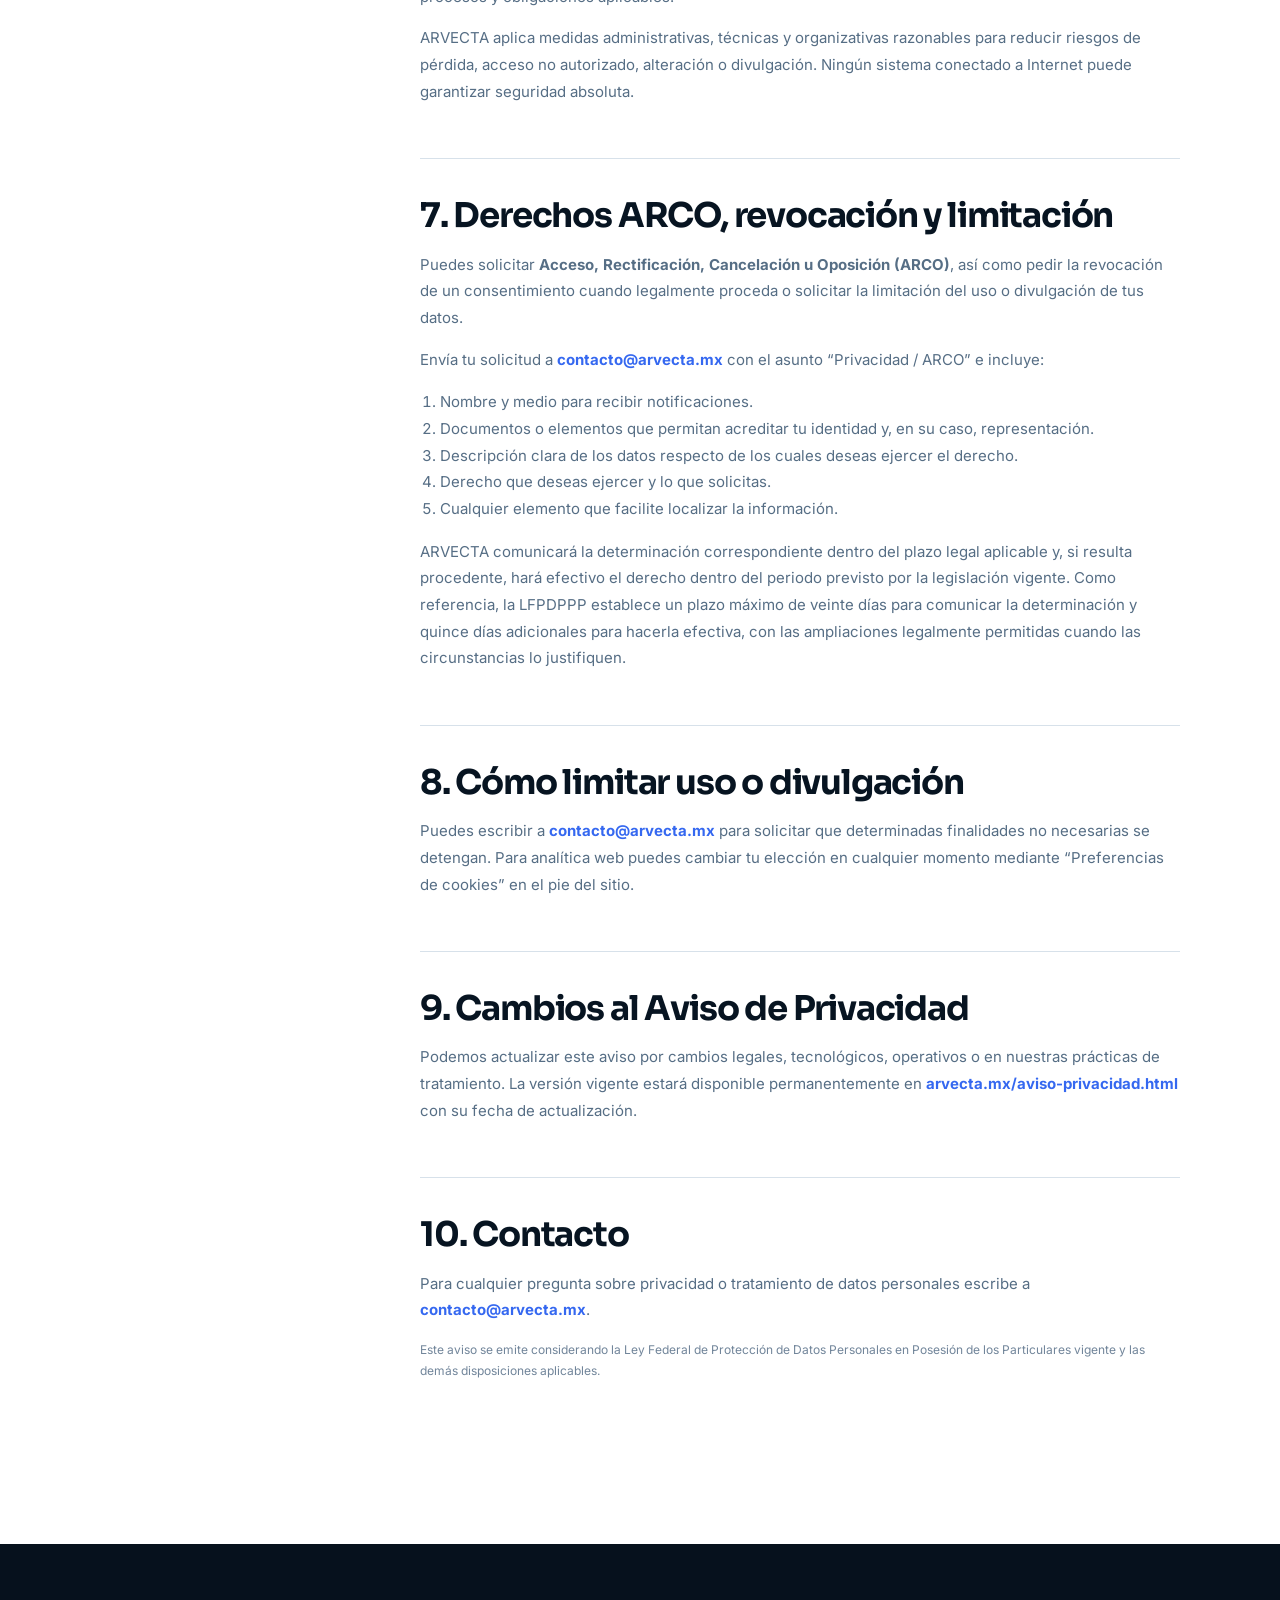
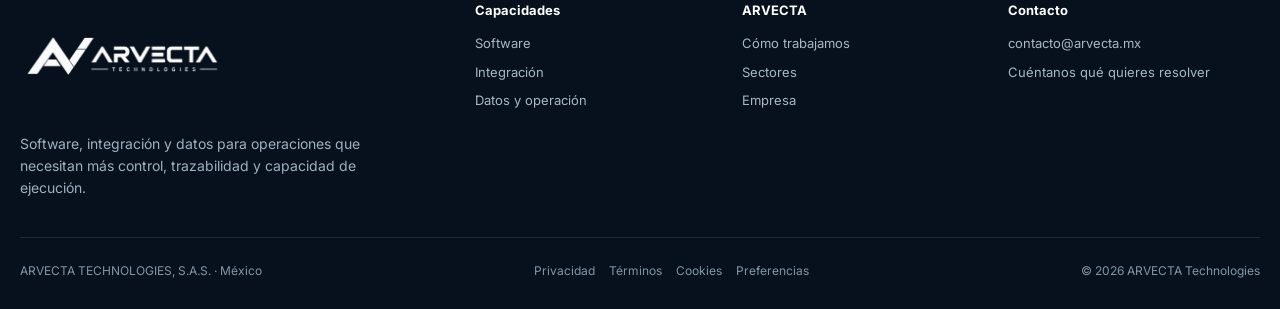
<file: aviso-privacidad.html>
<!doctype html>
<html lang="es-MX">
<head>
  <meta charset="utf-8"><meta name="viewport" content="width=device-width,initial-scale=1">
  <title>Aviso de Privacidad | ARVECTA Technologies</title>
  <meta name="description" content="Aviso de Privacidad integral de ARVECTA TECHNOLOGIES, S.A.S. para visitantes, prospectos y personas que contactan a la empresa.">
  <link rel="canonical" href="https://arvecta.mx/aviso-privacidad.html"><meta name="theme-color" content="#071421">
  <link rel="icon" type="image/png" href="brand/arvecta-symbol.png"><link rel="manifest" href="site.webmanifest">
  <link rel="preconnect" href="https://fonts.googleapis.com"><link rel="preconnect" href="https://fonts.gstatic.com" crossorigin>
  <link href="https://fonts.googleapis.com/css2?family=IBM+Plex+Mono:wght@400;500;600&family=Inter:wght@400;500;600;700;800&family=Sora:wght@500;600;700&display=swap" rel="stylesheet">
  <link rel="stylesheet" href="assets/css/site-v3.css"><link rel="stylesheet" href="assets/css/site-v4.css"><link rel="stylesheet" href="assets/css/legal.css">
</head>
<body>
<a class="skip-link" href="#contenido">Saltar al contenido</a>
<header class="site-header"><div class="wrap nav"><a class="brand" href="/" aria-label="ARVECTA Technologies — Inicio"><img src="brand/arvecta-logo.png" alt="ARVECTA Technologies"></a><nav class="nav-links" aria-label="Principal"><a href="/#problemas">Qué resolvemos</a><a href="servicios.html">Capacidades</a><a href="/#metodo">Cómo trabajamos</a><a href="sectores.html">Sectores</a><a href="empresa.html">Empresa</a></nav><div class="nav-action"><a class="btn btn-primary" href="contacto.html">Cuéntanos qué quieres resolver</a><button class="menu-btn" type="button" aria-expanded="false" aria-label="Abrir menú" data-menu><span></span></button></div></div><nav class="wrap mobile-nav" data-mobile-nav aria-label="Navegación móvil"><a href="/#problemas">Qué resolvemos</a><a href="servicios.html">Capacidades</a><a href="/#metodo">Cómo trabajamos</a><a href="sectores.html">Sectores</a><a href="empresa.html">Empresa</a><a href="contacto.html">Contacto</a></nav></header>
<main id="contenido">
<section class="legal-hero"><div class="wrap"><span class="kicker kicker-light">Privacidad / LFPDPPP</span><h1>Aviso de Privacidad Integral</h1><p>Explica qué datos personales trata ARVECTA, para qué los utiliza y cómo puedes ejercer tus derechos sobre ellos.</p><div class="legal-meta">Última actualización · 1 de septiembre de 2026</div></div></section>
<section class="legal-section"><div class="wrap legal-layout">
  <nav class="legal-nav" aria-label="Contenido del aviso"><strong>Contenido</strong><a href="#responsable">Responsable</a><a href="#datos">Datos tratados</a><a href="#finalidades">Finalidades</a><a href="#tecnologias">Tecnologías</a><a href="#terceros">Terceros</a><a href="#arco">Derechos ARCO</a><a href="#cambios">Cambios</a></nav>
  <article class="legal-copy">
    <section id="responsable"><h2>1. Responsable del tratamiento</h2><p><strong>ARVECTA TECHNOLOGIES, S.A.S.</strong> (“ARVECTA”) es responsable del tratamiento de los datos personales que recibe a través de <strong>arvecta.mx</strong>, comunicaciones comerciales y relaciones con prospectos, clientes, proveedores y visitantes del sitio.</p><address class="legal-address"><strong>Domicilio:</strong><br>Calle Doctor José María Vértiz número exterior 418, interior B306,<br>Colonia Doctores, C.P. 06720,<br>Alcaldía Cuauhtémoc, Ciudad de México, México.</address><p>Contacto de privacidad: <a href="mailto:contacto@arvecta.mx?subject=Privacidad%20%2F%20ARCO">contacto@arvecta.mx</a>, indicando en el asunto “Privacidad / ARCO”.</p></section>
    <section id="datos"><h2>2. Datos personales que podemos tratar</h2><p>Dependiendo de tu interacción con ARVECTA, podemos tratar:</p><ul><li><strong>Identificación y contacto:</strong> nombre, correo electrónico y datos que voluntariamente proporciones.</li><li><strong>Datos profesionales y comerciales:</strong> empresa u organización, tipo de necesidad, contexto de proyecto, cargo o función cuando sea proporcionado.</li><li><strong>Información técnica u operativa:</strong> descripción del problema, proceso actual, sistemas participantes, fechas objetivo y demás información que decidas incluir en una solicitud.</li><li><strong>Datos técnicos de navegación y seguridad:</strong> dirección IP, fecha y hora, ruta solicitada, cabeceras técnicas y eventos necesarios para seguridad, prevención de abuso, diagnóstico y operación del servicio.</li><li><strong>Analítica:</strong> datos de navegación y eventos de uso cuando autorices las tecnologías de analítica descritas en este aviso y en la Política de Cookies.</li></ul><div class="legal-callout"><p><strong>No solicitamos datos personales sensibles</strong> mediante el formulario público. Te pedimos no enviar contraseñas, llaves privadas, secretos de acceso, información financiera confidencial ni datos sensibles que no sean indispensables para una conversación inicial.</p></div></section>
    <section id="finalidades"><h2>3. Finalidades del tratamiento</h2><h3>Finalidades primarias</h3><ul><li>Recibir, identificar y atender solicitudes de información o contacto.</li><li>Evaluar necesidades de software, integración, automatización, datos, arquitectura y servicios relacionados.</li><li>Dar seguimiento a conversaciones, elaborar diagnósticos, alcances, propuestas, cotizaciones y, en su caso, preparar una relación contractual.</li><li>Administrar comunicaciones con prospectos, clientes, proveedores y contactos de negocio.</li><li>Prevenir spam, abuso, fraude o uso no autorizado y preservar la seguridad, disponibilidad y trazabilidad técnica del sitio.</li><li>Cumplir obligaciones legales, contractuales, fiscales, administrativas o requerimientos legítimos de autoridad cuando resulten aplicables.</li></ul><h3>Finalidad secundaria y opcional</h3><p>Con tu consentimiento, utilizamos analítica de sitio para conocer de forma agregada cómo se usa arvecta.mx, medir conversiones y mejorar contenido, navegación y desempeño. Puedes rechazar esta finalidad sin afectar el uso del sitio ni el formulario de contacto.</p><p>ARVECTA no utilizará los datos enviados mediante el formulario público para campañas masivas de marketing sin una base y mecanismo de consentimiento aplicables.</p></section>
    <section id="tecnologias"><h2>4. Cookies, almacenamiento local y tecnologías similares</h2><p>El sitio utiliza recursos técnicos necesarios para su funcionamiento y puede utilizar almacenamiento local del navegador para recordar tu preferencia de privacidad. Google Analytics 4 sólo se carga cuando autorizas la categoría de analítica mediante el banner de privacidad.</p><p>Para conocer categorías, proveedor, finalidad y cómo cambiar tu decisión consulta la <a href="cookies.html">Política de Cookies</a>.</p><div class="legal-actions"><button class="btn btn-dark" type="button" data-cookie-settings>Gestionar preferencias de cookies</button></div></section>
    <section id="terceros"><h2>5. Proveedores, encargados y comunicaciones a terceros</h2><p>ARVECTA puede apoyarse en proveedores de infraestructura, alojamiento, seguridad, correo electrónico, operación web y analítica que tratan información por cuenta de ARVECTA o prestan servicios tecnológicos necesarios. Procuramos limitar el acceso a lo necesario para la finalidad correspondiente y establecer controles contractuales y técnicos razonables.</p><p>Cuando autorizas analítica, la información asociada con Google Analytics puede ser tratada por Google conforme a sus propios términos y mecanismos de privacidad y puede implicar tratamiento fuera de México. ARVECTA no vende tus datos personales.</p><p>Podremos comunicar información cuando sea necesaria para cumplir una obligación legal, una orden de autoridad competente, proteger derechos o seguridad, o cuando una relación contractual requiera legítimamente la intervención de un tercero, sujeto a la normativa aplicable.</p></section>
    <section id="conservacion"><h2>6. Conservación y seguridad</h2><p>Conservamos los datos durante el tiempo razonablemente necesario para atender la finalidad que originó su tratamiento, dar seguimiento a una relación comercial o contractual y cumplir periodos legales o de defensa de derechos. Cuando dejen de ser necesarios, serán bloqueados o suprimidos conforme a los procesos y obligaciones aplicables.</p><p>ARVECTA aplica medidas administrativas, técnicas y organizativas razonables para reducir riesgos de pérdida, acceso no autorizado, alteración o divulgación. Ningún sistema conectado a Internet puede garantizar seguridad absoluta.</p></section>
    <section id="arco"><h2>7. Derechos ARCO, revocación y limitación</h2><p>Puedes solicitar <strong>Acceso, Rectificación, Cancelación u Oposición (ARCO)</strong>, así como pedir la revocación de un consentimiento cuando legalmente proceda o solicitar la limitación del uso o divulgación de tus datos.</p><p>Envía tu solicitud a <a href="mailto:contacto@arvecta.mx?subject=Privacidad%20%2F%20ARCO">contacto@arvecta.mx</a> con el asunto “Privacidad / ARCO” e incluye:</p><ol><li>Nombre y medio para recibir notificaciones.</li><li>Documentos o elementos que permitan acreditar tu identidad y, en su caso, representación.</li><li>Descripción clara de los datos respecto de los cuales deseas ejercer el derecho.</li><li>Derecho que deseas ejercer y lo que solicitas.</li><li>Cualquier elemento que facilite localizar la información.</li></ol><p>ARVECTA comunicará la determinación correspondiente dentro del plazo legal aplicable y, si resulta procedente, hará efectivo el derecho dentro del periodo previsto por la legislación vigente. Como referencia, la LFPDPPP establece un plazo máximo de veinte días para comunicar la determinación y quince días adicionales para hacerla efectiva, con las ampliaciones legalmente permitidas cuando las circunstancias lo justifiquen.</p></section>
    <section id="limitacion"><h2>8. Cómo limitar uso o divulgación</h2><p>Puedes escribir a <a href="mailto:contacto@arvecta.mx?subject=Limitaci%C3%B3n%20de%20uso%20de%20datos">contacto@arvecta.mx</a> para solicitar que determinadas finalidades no necesarias se detengan. Para analítica web puedes cambiar tu elección en cualquier momento mediante “Preferencias de cookies” en el pie del sitio.</p></section>
    <section id="cambios"><h2>9. Cambios al Aviso de Privacidad</h2><p>Podemos actualizar este aviso por cambios legales, tecnológicos, operativos o en nuestras prácticas de tratamiento. La versión vigente estará disponible permanentemente en <a href="https://arvecta.mx/aviso-privacidad.html">arvecta.mx/aviso-privacidad.html</a> con su fecha de actualización.</p></section>
    <section id="contacto-privacidad"><h2>10. Contacto</h2><p>Para cualquier pregunta sobre privacidad o tratamiento de datos personales escribe a <a href="mailto:contacto@arvecta.mx?subject=Privacidad">contacto@arvecta.mx</a>.</p><p class="legal-small">Este aviso se emite considerando la Ley Federal de Protección de Datos Personales en Posesión de los Particulares vigente y las demás disposiciones aplicables.</p></section>
  </article>
</div></section>
</main>
<footer class="footer"><div class="wrap footer-top"><div class="footer-brand"><img src="brand/arvecta-logo-white.png" alt="ARVECTA Technologies"><p>Software, integración y datos para operaciones que necesitan más control, trazabilidad y capacidad de ejecución.</p></div><div class="footer-col"><strong>Capacidades</strong><a href="servicios.html#software">Software</a><a href="servicios.html#integracion">Integración</a><a href="servicios.html#datos">Datos y operación</a></div><div class="footer-col"><strong>ARVECTA</strong><a href="/#metodo">Cómo trabajamos</a><a href="sectores.html">Sectores</a><a href="empresa.html">Empresa</a></div><div class="footer-col"><strong>Contacto</strong><a href="mailto:contacto@arvecta.mx">contacto@arvecta.mx</a><a href="contacto.html">Cuéntanos qué quieres resolver</a></div></div><div class="wrap footer-bottom"><span>ARVECTA TECHNOLOGIES, S.A.S. · México</span><nav class="footer-legal" aria-label="Legal"><a href="aviso-privacidad.html">Privacidad</a><a href="terminos.html">Términos</a><a href="cookies.html">Cookies</a><button type="button" data-cookie-settings>Preferencias</button></nav><span>© <span data-year></span> ARVECTA Technologies</span></div></footer>
<script src="assets/js/site-v3.js"></script>
</body></html>
</file>
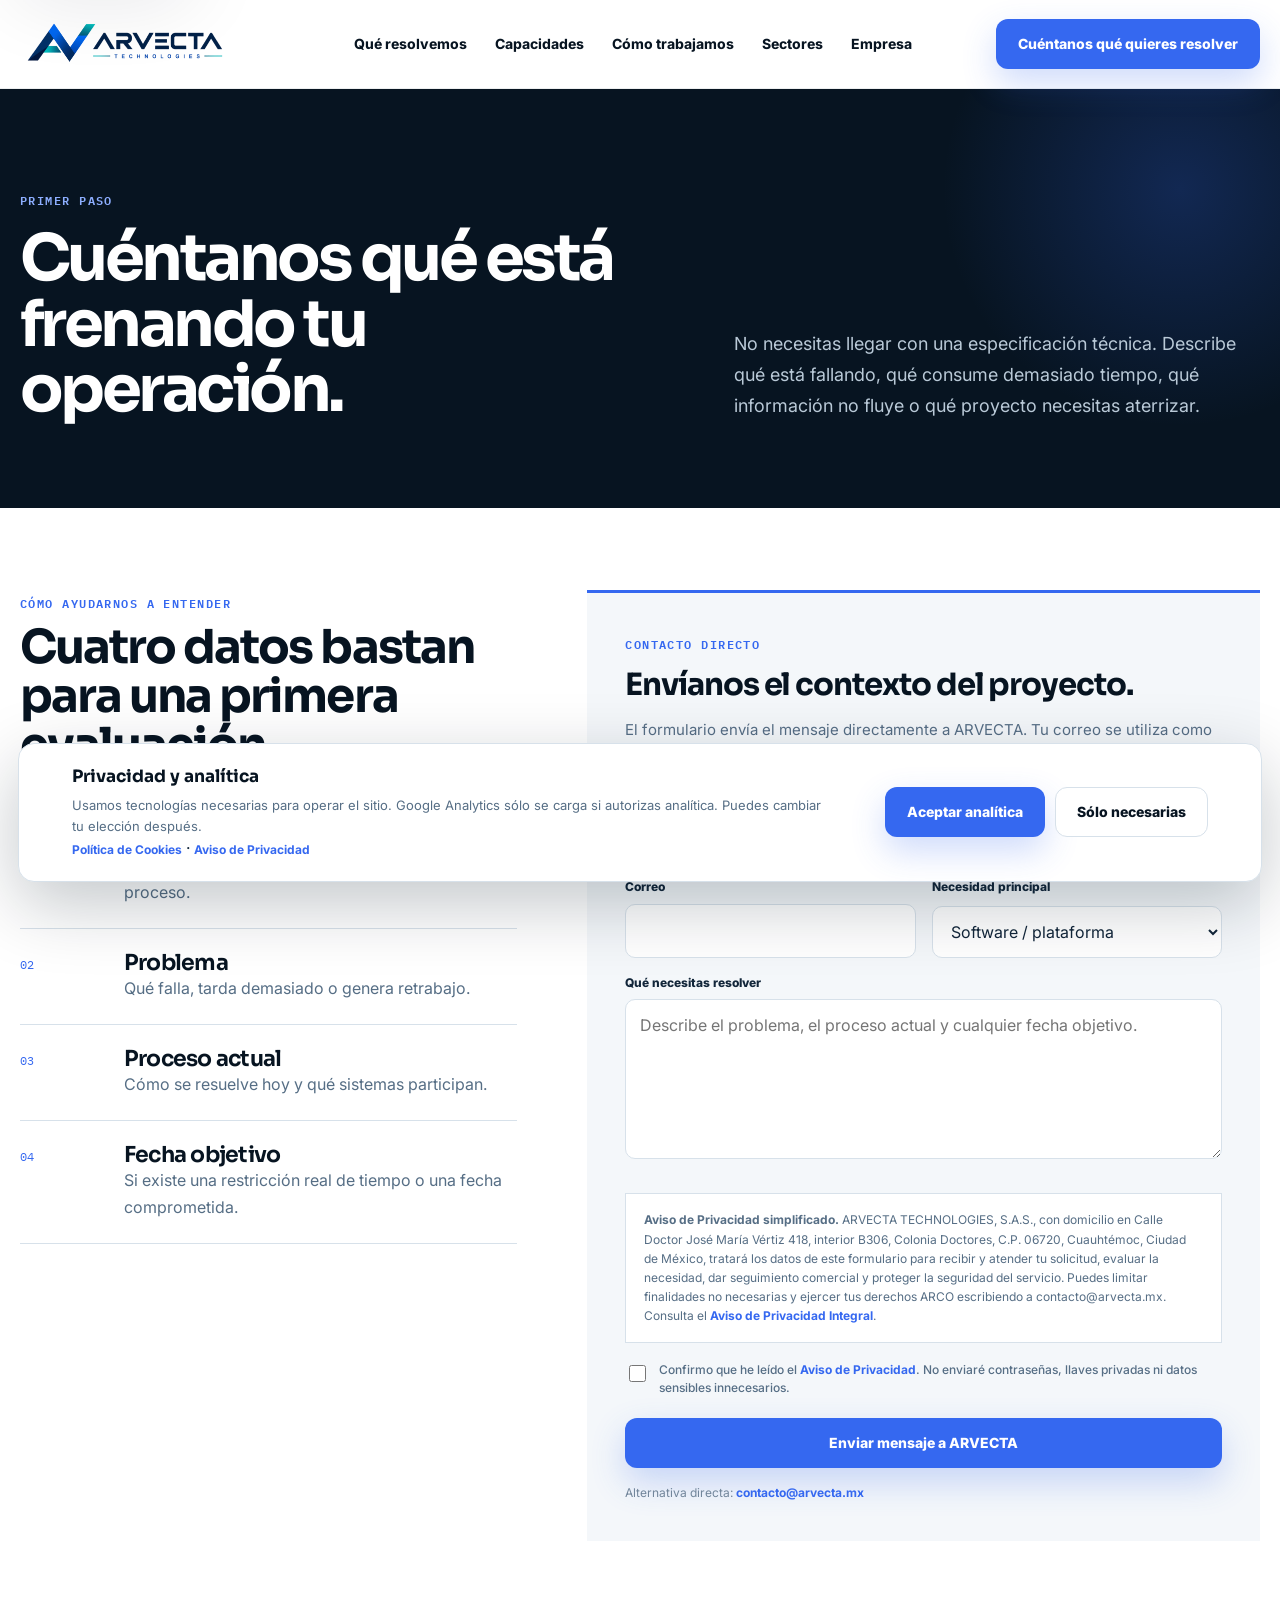
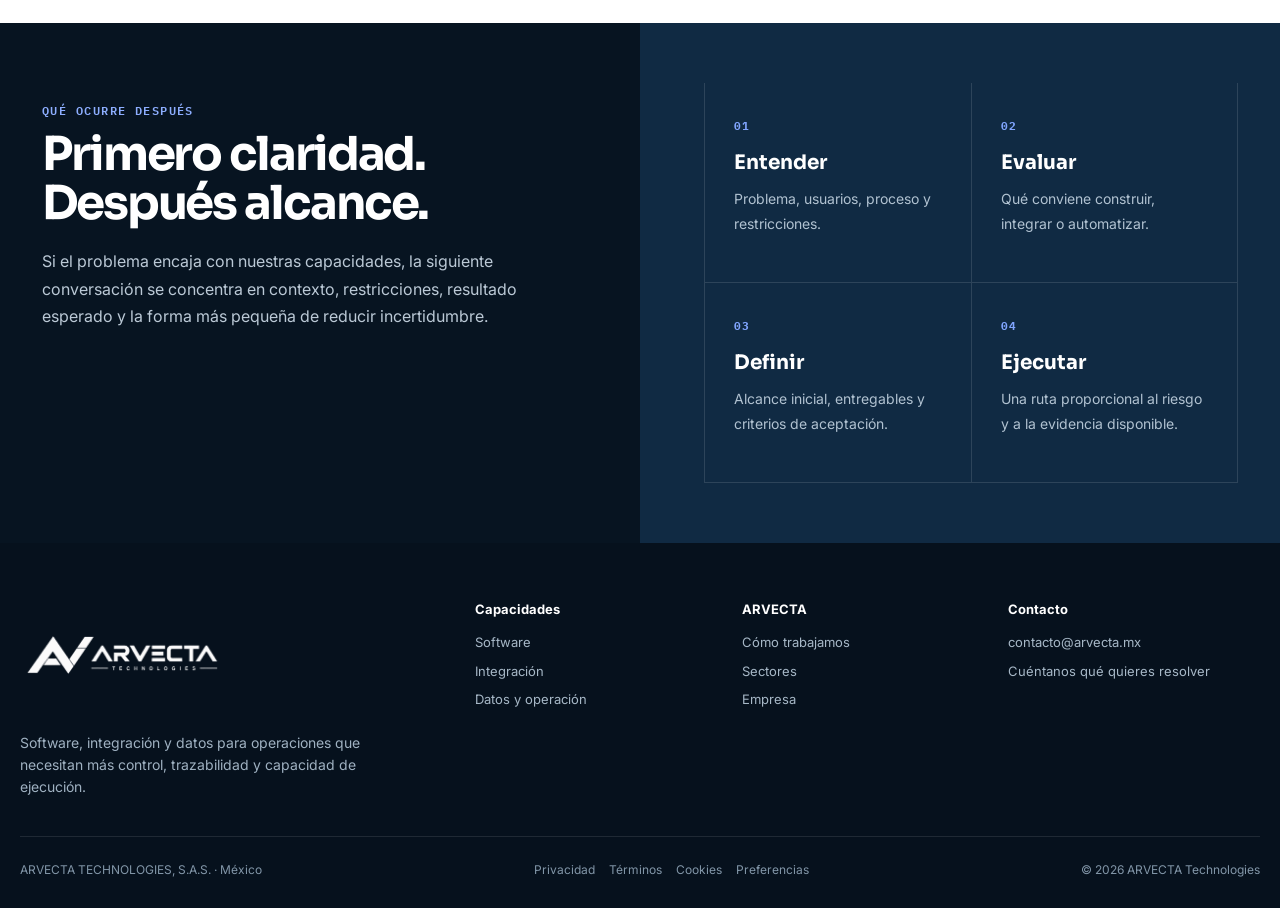
<file: contacto.html>
<!doctype html>
<html lang="es-MX">
<head>
  <meta charset="utf-8"><meta name="viewport" content="width=device-width,initial-scale=1">
  <title>Contacto | ARVECTA Technologies</title>
  <meta name="description" content="Cuéntanos qué proceso, sistema o integración necesita mejorar tu organización. ARVECTA puede ayudarte a estructurar el siguiente paso.">
  <link rel="canonical" href="https://arvecta.mx/contacto.html"><meta name="theme-color" content="#071421">
  <link rel="icon" type="image/png" href="brand/arvecta-symbol.png"><link rel="manifest" href="site.webmanifest">
  <link rel="preconnect" href="https://fonts.googleapis.com"><link rel="preconnect" href="https://fonts.gstatic.com" crossorigin>
  <link href="https://fonts.googleapis.com/css2?family=IBM+Plex+Mono:wght@400;500;600&family=Inter:wght@400;500;600;700;800&family=Sora:wght@500;600;700&display=swap" rel="stylesheet"><link rel="stylesheet" href="assets/css/site-v3.css"><link rel="stylesheet" href="assets/css/site-v4.css"><link rel="stylesheet" href="assets/css/contact-page.css"><link rel="stylesheet" href="assets/css/legal.css">
</head>
<body>
<a class="skip-link" href="#contenido">Saltar al contenido</a>
<header class="site-header"><div class="wrap nav"><a class="brand" href="/" aria-label="ARVECTA Technologies — Inicio"><img src="brand/arvecta-logo.png" alt="ARVECTA Technologies"></a><nav class="nav-links"><a href="/#problemas">Qué resolvemos</a><a href="servicios.html">Capacidades</a><a href="/#metodo">Cómo trabajamos</a><a href="sectores.html">Sectores</a><a href="empresa.html">Empresa</a></nav><div class="nav-action"><a class="btn btn-primary" href="contacto.html">Cuéntanos qué quieres resolver</a><button class="menu-btn" type="button" aria-expanded="false" aria-label="Abrir menú" data-menu><span></span></button></div></div><nav class="wrap mobile-nav" data-mobile-nav><a href="/#problemas">Qué resolvemos</a><a href="servicios.html">Capacidades</a><a href="/#metodo">Cómo trabajamos</a><a href="sectores.html">Sectores</a><a href="empresa.html">Empresa</a><a href="contacto.html">Contacto</a></nav></header>
<main id="contenido">
<section class="page-hero"><div class="wrap page-hero-grid"><div><span class="kicker kicker-light">Primer paso</span><h1>Cuéntanos qué está frenando tu operación.</h1></div><p>No necesitas llegar con una especificación técnica. Describe qué está fallando, qué consume demasiado tiempo, qué información no fluye o qué proyecto necesitas aterrizar.</p></div></section>
<section class="page-section"><div class="wrap contact-page-grid">
  <div class="reveal contact-brief"><span class="kicker">Cómo ayudarnos a entender</span><h2 class="h2">Cuatro datos bastan para una primera evaluación.</h2><div class="problem-list"><div class="problem-row"><div class="problem-num">01</div><div><h3>Empresa y contexto</h3><p>Qué hace la organización y quién utiliza hoy el proceso.</p></div></div><div class="problem-row"><div class="problem-num">02</div><div><h3>Problema</h3><p>Qué falla, tarda demasiado o genera retrabajo.</p></div></div><div class="problem-row"><div class="problem-num">03</div><div><h3>Proceso actual</h3><p>Cómo se resuelve hoy y qué sistemas participan.</p></div></div><div class="problem-row"><div class="problem-num">04</div><div><h3>Fecha objetivo</h3><p>Si existe una restricción real de tiempo o una fecha comprometida.</p></div></div></div></div>
  <div class="reveal contact-form-panel"><span class="kicker">Contacto directo</span><h2 class="h3" style="margin-top:12px">Envíanos el contexto del proyecto.</h2><p class="lead" style="font-size:15px">El formulario envía el mensaje directamente a ARVECTA. Tu correo se utiliza como dirección de respuesta para que podamos contestarte.</p><form class="contact-form" data-contact-form><div class="field-grid"><div class="field"><label for="name">Nombre</label><input id="name" name="name" required autocomplete="name" maxlength="120"></div><div class="field"><label for="company">Empresa</label><input id="company" name="company" autocomplete="organization" maxlength="160"></div></div><div class="field-grid"><div class="field"><label for="email">Correo</label><input id="email" name="email" type="email" required autocomplete="email"></div><div class="field"><label for="type">Necesidad principal</label><select id="type" name="type"><option>Software / plataforma</option><option>Integración / automatización</option><option>Datos / dashboards / IA</option><option>Arquitectura / diagnóstico</option><option>Otro</option></select></div></div><div class="field"><label for="message">Qué necesitas resolver</label><textarea id="message" name="message" required minlength="20" maxlength="5000" placeholder="Describe el problema, el proceso actual y cualquier fecha objetivo."></textarea></div><div class="hp-field" aria-hidden="true"><label for="website">Sitio web</label><input id="website" name="website" tabindex="-1" autocomplete="off"></div><div class="privacy-summary"><strong>Aviso de Privacidad simplificado.</strong> ARVECTA TECHNOLOGIES, S.A.S., con domicilio en Calle Doctor José María Vértiz 418, interior B306, Colonia Doctores, C.P. 06720, Cuauhtémoc, Ciudad de México, tratará los datos de este formulario para recibir y atender tu solicitud, evaluar la necesidad, dar seguimiento comercial y proteger la seguridad del servicio. Puedes limitar finalidades no necesarias y ejercer tus derechos ARCO escribiendo a contacto@arvecta.mx. Consulta el <a href="aviso-privacidad.html" target="_blank" rel="noopener">Aviso de Privacidad Integral</a>.</div><div class="privacy-check"><input id="privacyNoticeAccepted" name="privacyNoticeAccepted" type="checkbox" required><label for="privacyNoticeAccepted">Confirmo que he leído el <a href="aviso-privacidad.html" target="_blank" rel="noopener">Aviso de Privacidad</a>. No enviaré contraseñas, llaves privadas ni datos sensibles innecesarios.</label></div><button class="btn btn-primary" type="submit">Enviar mensaje a ARVECTA</button><div class="form-status" data-form-status role="status" aria-live="polite" hidden></div><div class="form-note">Alternativa directa: <a href="mailto:contacto@arvecta.mx" style="color:var(--blue);font-weight:700">contacto@arvecta.mx</a></div></form></div>
</div></section>
<section class="reliability"><div class="reliability-copy reveal"><span class="kicker kicker-light">Qué ocurre después</span><h2>Primero claridad. Después alcance.</h2><p>Si el problema encaja con nuestras capacidades, la siguiente conversación se concentra en contexto, restricciones, resultado esperado y la forma más pequeña de reducir incertidumbre.</p></div><div class="reliability-grid"><div class="reliability-item"><b>01</b><strong>Entender</strong><span>Problema, usuarios, proceso y restricciones.</span></div><div class="reliability-item"><b>02</b><strong>Evaluar</strong><span>Qué conviene construir, integrar o automatizar.</span></div><div class="reliability-item"><b>03</b><strong>Definir</strong><span>Alcance inicial, entregables y criterios de aceptación.</span></div><div class="reliability-item"><b>04</b><strong>Ejecutar</strong><span>Una ruta proporcional al riesgo y a la evidencia disponible.</span></div></div></section>
</main>
<footer class="footer"><div class="wrap footer-top"><div class="footer-brand"><img src="brand/arvecta-logo-white.png" alt="ARVECTA Technologies"><p>Software, integración y datos para operaciones que necesitan más control, trazabilidad y capacidad de ejecución.</p></div><div class="footer-col"><strong>Capacidades</strong><a href="servicios.html#software">Software</a><a href="servicios.html#integracion">Integración</a><a href="servicios.html#datos">Datos y operación</a></div><div class="footer-col"><strong>ARVECTA</strong><a href="/#metodo">Cómo trabajamos</a><a href="sectores.html">Sectores</a><a href="empresa.html">Empresa</a></div><div class="footer-col"><strong>Contacto</strong><a href="mailto:contacto@arvecta.mx">contacto@arvecta.mx</a><a href="contacto.html">Cuéntanos qué quieres resolver</a></div></div><div class="wrap footer-bottom"><span>ARVECTA TECHNOLOGIES, S.A.S. · México</span><nav class="footer-legal" aria-label="Legal"><a href="aviso-privacidad.html">Privacidad</a><a href="terminos.html">Términos</a><a href="cookies.html">Cookies</a><button type="button" data-cookie-settings>Preferencias</button></nav><span>© <span data-year></span> ARVECTA Technologies</span></div></footer><script src="assets/js/site-v3.js"></script>
</body></html>
</file>
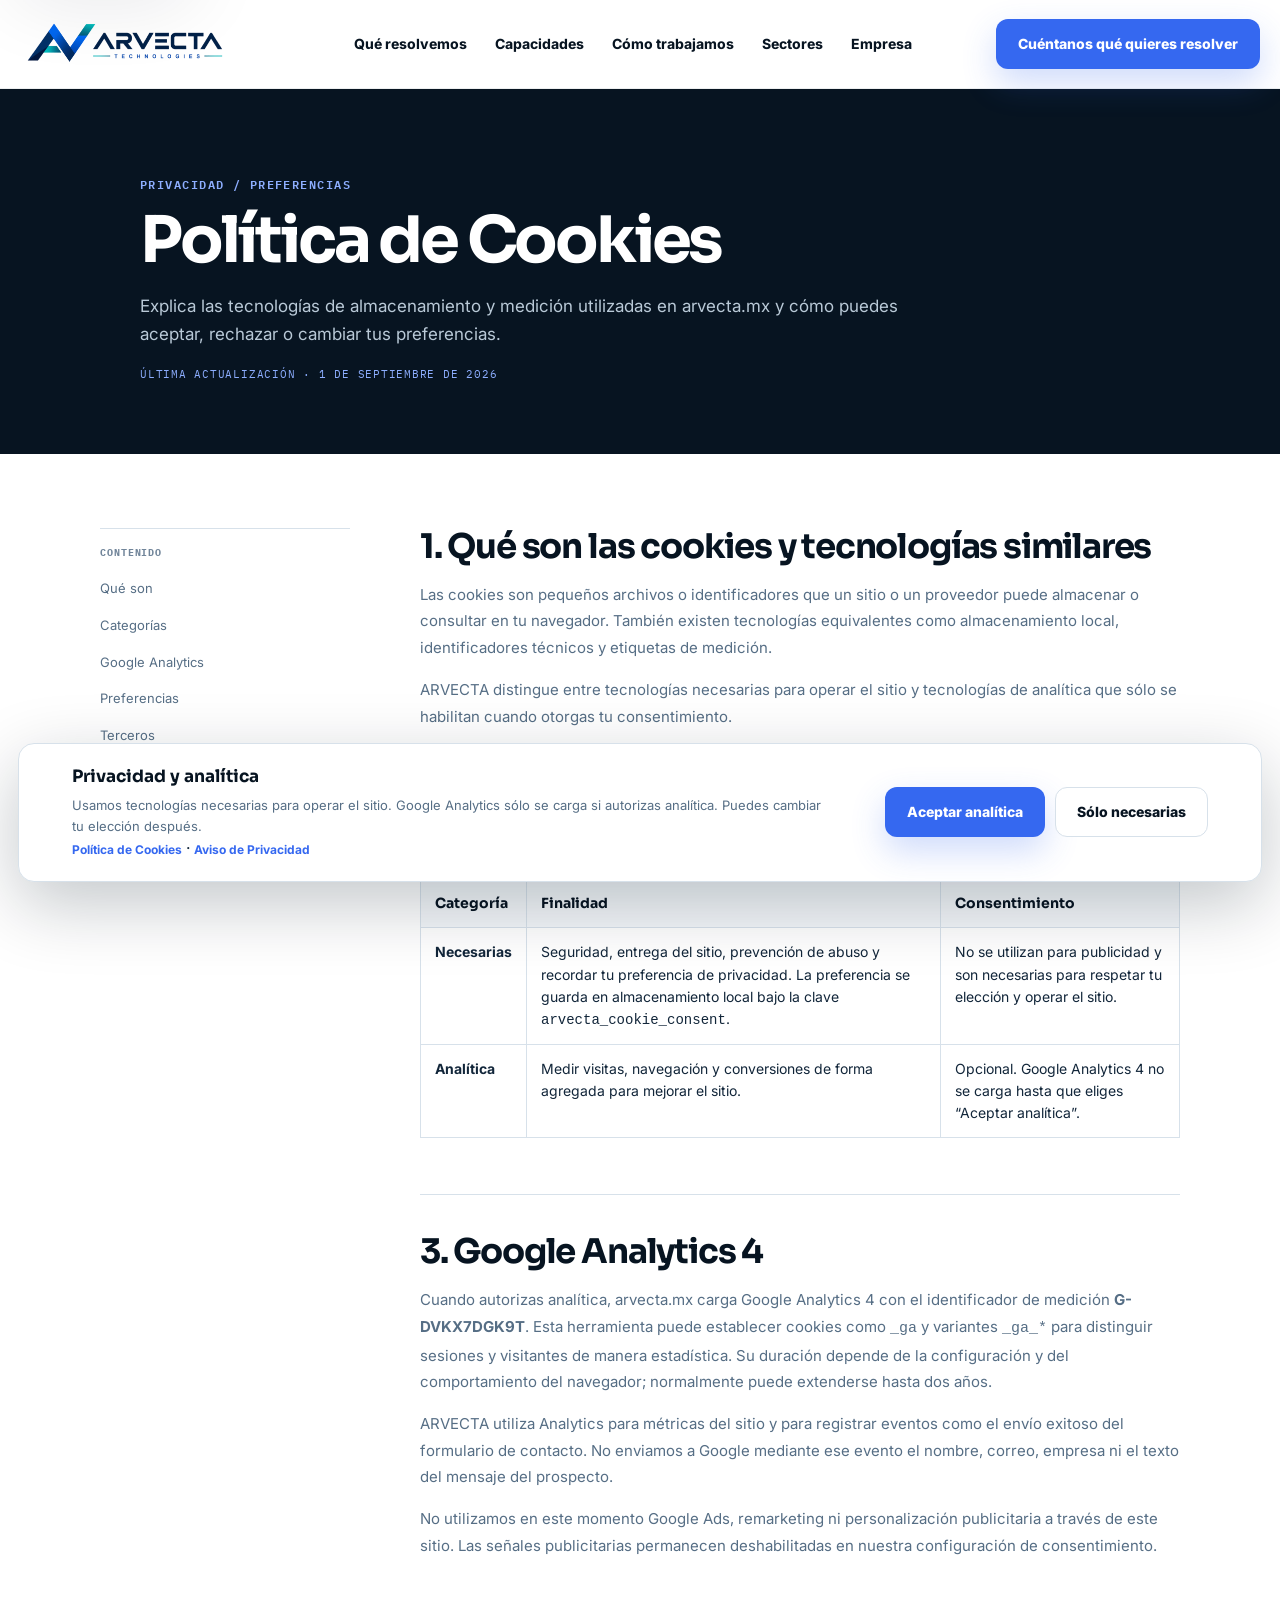
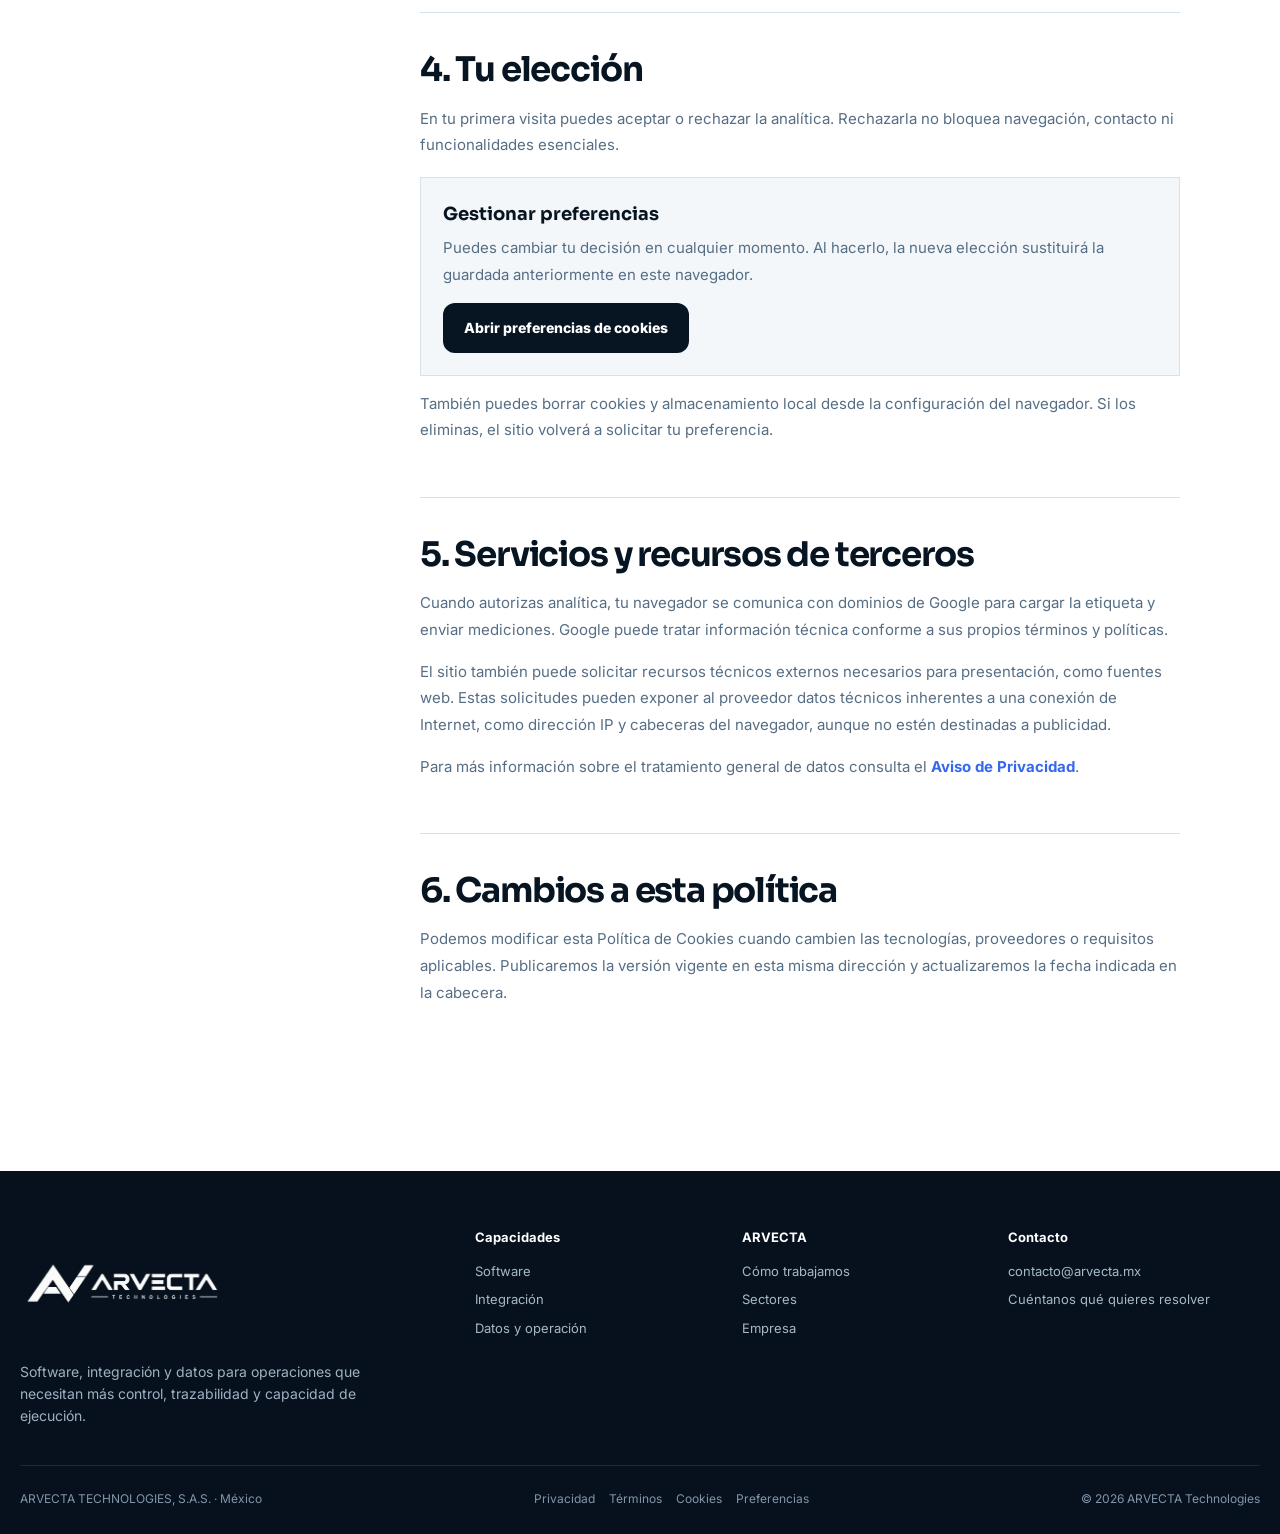
<file: cookies.html>
<!doctype html>
<html lang="es-MX">
<head>
  <meta charset="utf-8"><meta name="viewport" content="width=device-width,initial-scale=1">
  <title>Política de Cookies | ARVECTA Technologies</title>
  <meta name="description" content="Política de cookies, almacenamiento local y analítica de arvecta.mx.">
  <link rel="canonical" href="https://arvecta.mx/cookies.html"><meta name="theme-color" content="#071421">
  <link rel="icon" type="image/png" href="brand/arvecta-symbol.png"><link rel="manifest" href="site.webmanifest">
  <link rel="preconnect" href="https://fonts.googleapis.com"><link rel="preconnect" href="https://fonts.gstatic.com" crossorigin>
  <link href="https://fonts.googleapis.com/css2?family=IBM+Plex+Mono:wght@400;500;600&family=Inter:wght@400;500;600;700;800&family=Sora:wght@500;600;700&display=swap" rel="stylesheet">
  <link rel="stylesheet" href="assets/css/site-v3.css"><link rel="stylesheet" href="assets/css/site-v4.css"><link rel="stylesheet" href="assets/css/legal.css">
</head>
<body>
<a class="skip-link" href="#contenido">Saltar al contenido</a>
<header class="site-header"><div class="wrap nav"><a class="brand" href="/" aria-label="ARVECTA Technologies — Inicio"><img src="brand/arvecta-logo.png" alt="ARVECTA Technologies"></a><nav class="nav-links" aria-label="Principal"><a href="/#problemas">Qué resolvemos</a><a href="servicios.html">Capacidades</a><a href="/#metodo">Cómo trabajamos</a><a href="sectores.html">Sectores</a><a href="empresa.html">Empresa</a></nav><div class="nav-action"><a class="btn btn-primary" href="contacto.html">Cuéntanos qué quieres resolver</a><button class="menu-btn" type="button" aria-expanded="false" aria-label="Abrir menú" data-menu><span></span></button></div></div><nav class="wrap mobile-nav" data-mobile-nav aria-label="Navegación móvil"><a href="/#problemas">Qué resolvemos</a><a href="servicios.html">Capacidades</a><a href="/#metodo">Cómo trabajamos</a><a href="sectores.html">Sectores</a><a href="empresa.html">Empresa</a><a href="contacto.html">Contacto</a></nav></header>
<main id="contenido">
<section class="legal-hero"><div class="wrap"><span class="kicker kicker-light">Privacidad / Preferencias</span><h1>Política de Cookies</h1><p>Explica las tecnologías de almacenamiento y medición utilizadas en arvecta.mx y cómo puedes aceptar, rechazar o cambiar tus preferencias.</p><div class="legal-meta">Última actualización · 1 de septiembre de 2026</div></div></section>
<section class="legal-section"><div class="wrap legal-layout">
  <nav class="legal-nav" aria-label="Contenido de cookies"><strong>Contenido</strong><a href="#que-son">Qué son</a><a href="#categorias">Categorías</a><a href="#analytics">Google Analytics</a><a href="#preferencias">Preferencias</a><a href="#terceros">Terceros</a></nav>
  <article class="legal-copy">
    <section id="que-son"><h2>1. Qué son las cookies y tecnologías similares</h2><p>Las cookies son pequeños archivos o identificadores que un sitio o un proveedor puede almacenar o consultar en tu navegador. También existen tecnologías equivalentes como almacenamiento local, identificadores técnicos y etiquetas de medición.</p><p>ARVECTA distingue entre tecnologías necesarias para operar el sitio y tecnologías de analítica que sólo se habilitan cuando otorgas tu consentimiento.</p></section>
    <section id="categorias"><h2>2. Categorías utilizadas</h2><table class="legal-table"><thead><tr><th>Categoría</th><th>Finalidad</th><th>Consentimiento</th></tr></thead><tbody><tr><td><strong>Necesarias</strong></td><td>Seguridad, entrega del sitio, prevención de abuso y recordar tu preferencia de privacidad. La preferencia se guarda en almacenamiento local bajo la clave <code>arvecta_cookie_consent</code>.</td><td>No se utilizan para publicidad y son necesarias para respetar tu elección y operar el sitio.</td></tr><tr><td><strong>Analítica</strong></td><td>Medir visitas, navegación y conversiones de forma agregada para mejorar el sitio.</td><td>Opcional. Google Analytics 4 no se carga hasta que eliges “Aceptar analítica”.</td></tr></tbody></table></section>
    <section id="analytics"><h2>3. Google Analytics 4</h2><p>Cuando autorizas analítica, arvecta.mx carga Google Analytics 4 con el identificador de medición <strong>G-DVKX7DGK9T</strong>. Esta herramienta puede establecer cookies como <code>_ga</code> y variantes <code>_ga_*</code> para distinguir sesiones y visitantes de manera estadística. Su duración depende de la configuración y del comportamiento del navegador; normalmente puede extenderse hasta dos años.</p><p>ARVECTA utiliza Analytics para métricas del sitio y para registrar eventos como el envío exitoso del formulario de contacto. No enviamos a Google mediante ese evento el nombre, correo, empresa ni el texto del mensaje del prospecto.</p><p>No utilizamos en este momento Google Ads, remarketing ni personalización publicitaria a través de este sitio. Las señales publicitarias permanecen deshabilitadas en nuestra configuración de consentimiento.</p></section>
    <section id="preferencias"><h2>4. Tu elección</h2><p>En tu primera visita puedes aceptar o rechazar la analítica. Rechazarla no bloquea navegación, contacto ni funcionalidades esenciales.</p><div class="cookie-preference-card"><strong>Gestionar preferencias</strong><p>Puedes cambiar tu decisión en cualquier momento. Al hacerlo, la nueva elección sustituirá la guardada anteriormente en este navegador.</p><button class="btn btn-dark" type="button" data-cookie-settings>Abrir preferencias de cookies</button></div><p>También puedes borrar cookies y almacenamiento local desde la configuración del navegador. Si los eliminas, el sitio volverá a solicitar tu preferencia.</p></section>
    <section id="terceros"><h2>5. Servicios y recursos de terceros</h2><p>Cuando autorizas analítica, tu navegador se comunica con dominios de Google para cargar la etiqueta y enviar mediciones. Google puede tratar información técnica conforme a sus propios términos y políticas.</p><p>El sitio también puede solicitar recursos técnicos externos necesarios para presentación, como fuentes web. Estas solicitudes pueden exponer al proveedor datos técnicos inherentes a una conexión de Internet, como dirección IP y cabeceras del navegador, aunque no estén destinadas a publicidad.</p><p>Para más información sobre el tratamiento general de datos consulta el <a href="aviso-privacidad.html">Aviso de Privacidad</a>.</p></section>
    <section id="cambios"><h2>6. Cambios a esta política</h2><p>Podemos modificar esta Política de Cookies cuando cambien las tecnologías, proveedores o requisitos aplicables. Publicaremos la versión vigente en esta misma dirección y actualizaremos la fecha indicada en la cabecera.</p></section>
  </article>
</div></section>
</main>
<footer class="footer"><div class="wrap footer-top"><div class="footer-brand"><img src="brand/arvecta-logo-white.png" alt="ARVECTA Technologies"><p>Software, integración y datos para operaciones que necesitan más control, trazabilidad y capacidad de ejecución.</p></div><div class="footer-col"><strong>Capacidades</strong><a href="servicios.html#software">Software</a><a href="servicios.html#integracion">Integración</a><a href="servicios.html#datos">Datos y operación</a></div><div class="footer-col"><strong>ARVECTA</strong><a href="/#metodo">Cómo trabajamos</a><a href="sectores.html">Sectores</a><a href="empresa.html">Empresa</a></div><div class="footer-col"><strong>Contacto</strong><a href="mailto:contacto@arvecta.mx">contacto@arvecta.mx</a><a href="contacto.html">Cuéntanos qué quieres resolver</a></div></div><div class="wrap footer-bottom"><span>ARVECTA TECHNOLOGIES, S.A.S. · México</span><nav class="footer-legal" aria-label="Legal"><a href="aviso-privacidad.html">Privacidad</a><a href="terminos.html">Términos</a><a href="cookies.html">Cookies</a><button type="button" data-cookie-settings>Preferencias</button></nav><span>© <span data-year></span> ARVECTA Technologies</span></div></footer>
<script src="assets/js/site-v3.js"></script>
</body></html>
</file>
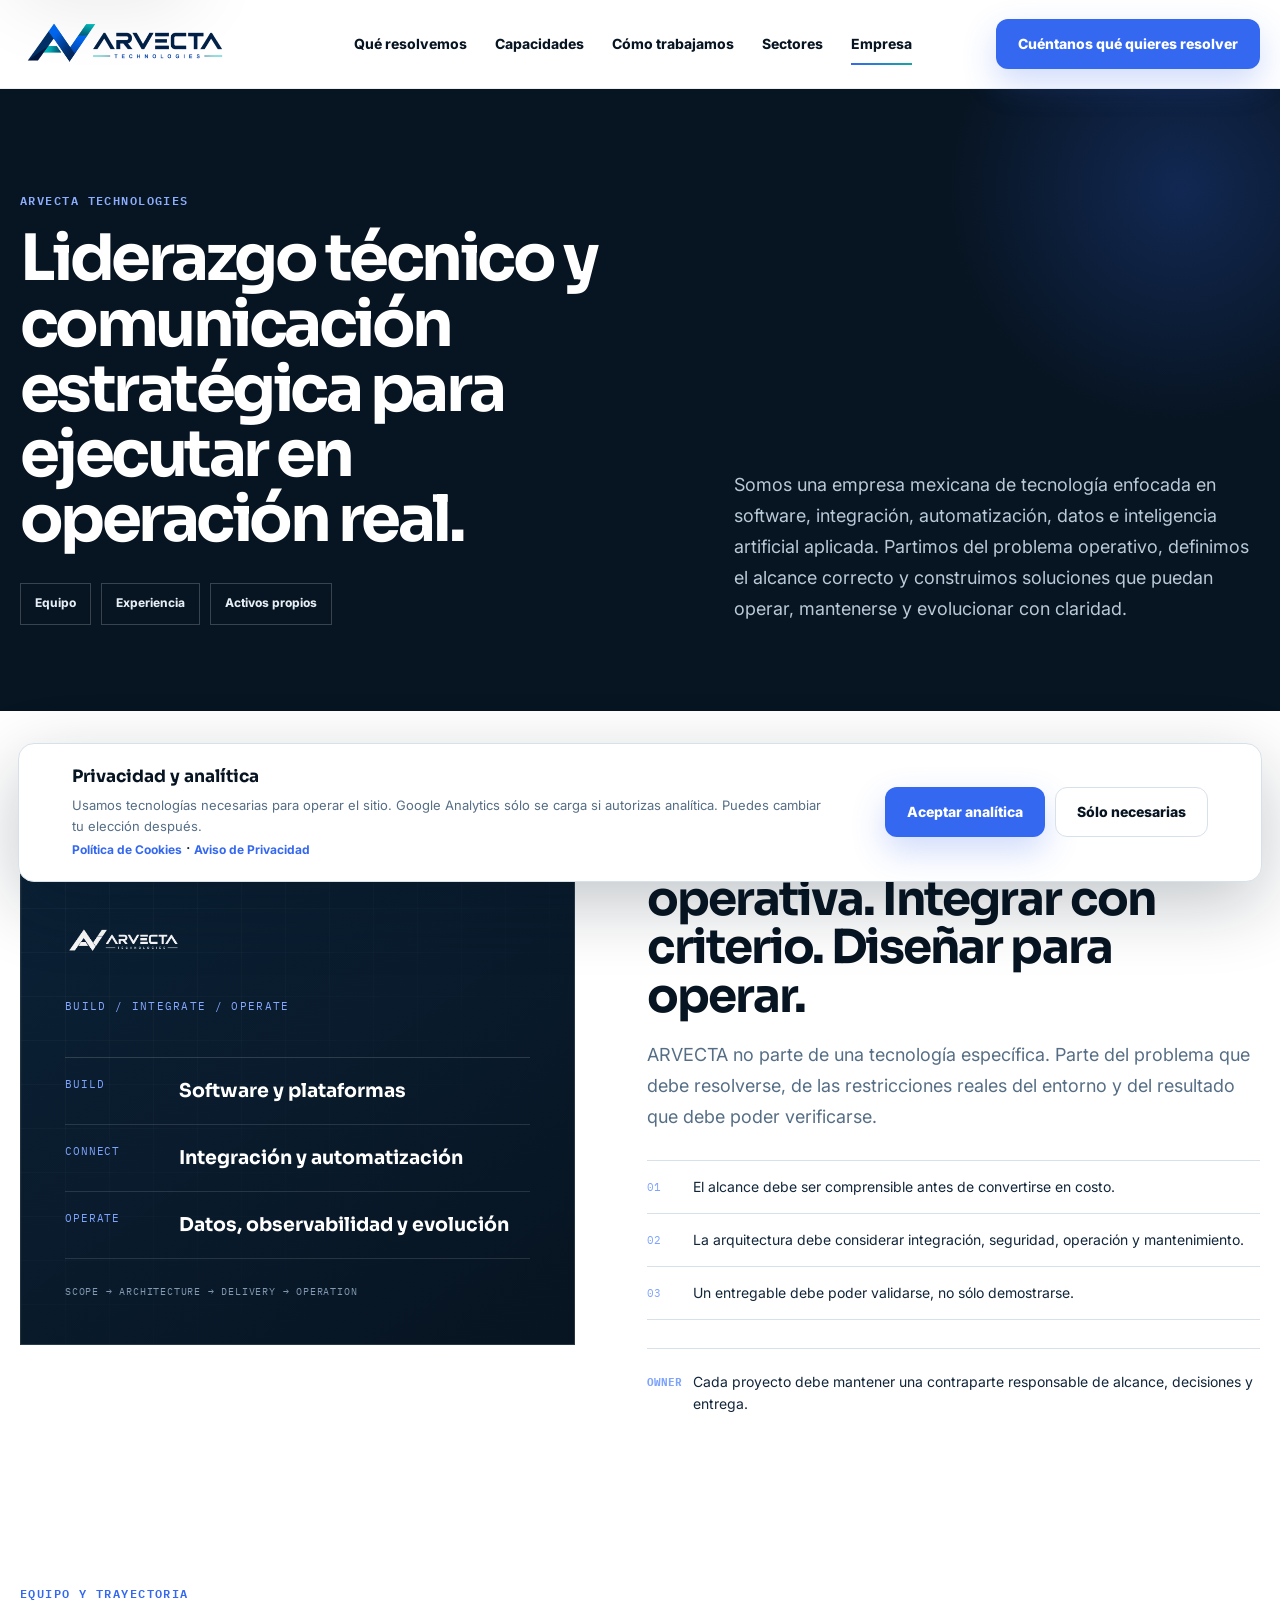
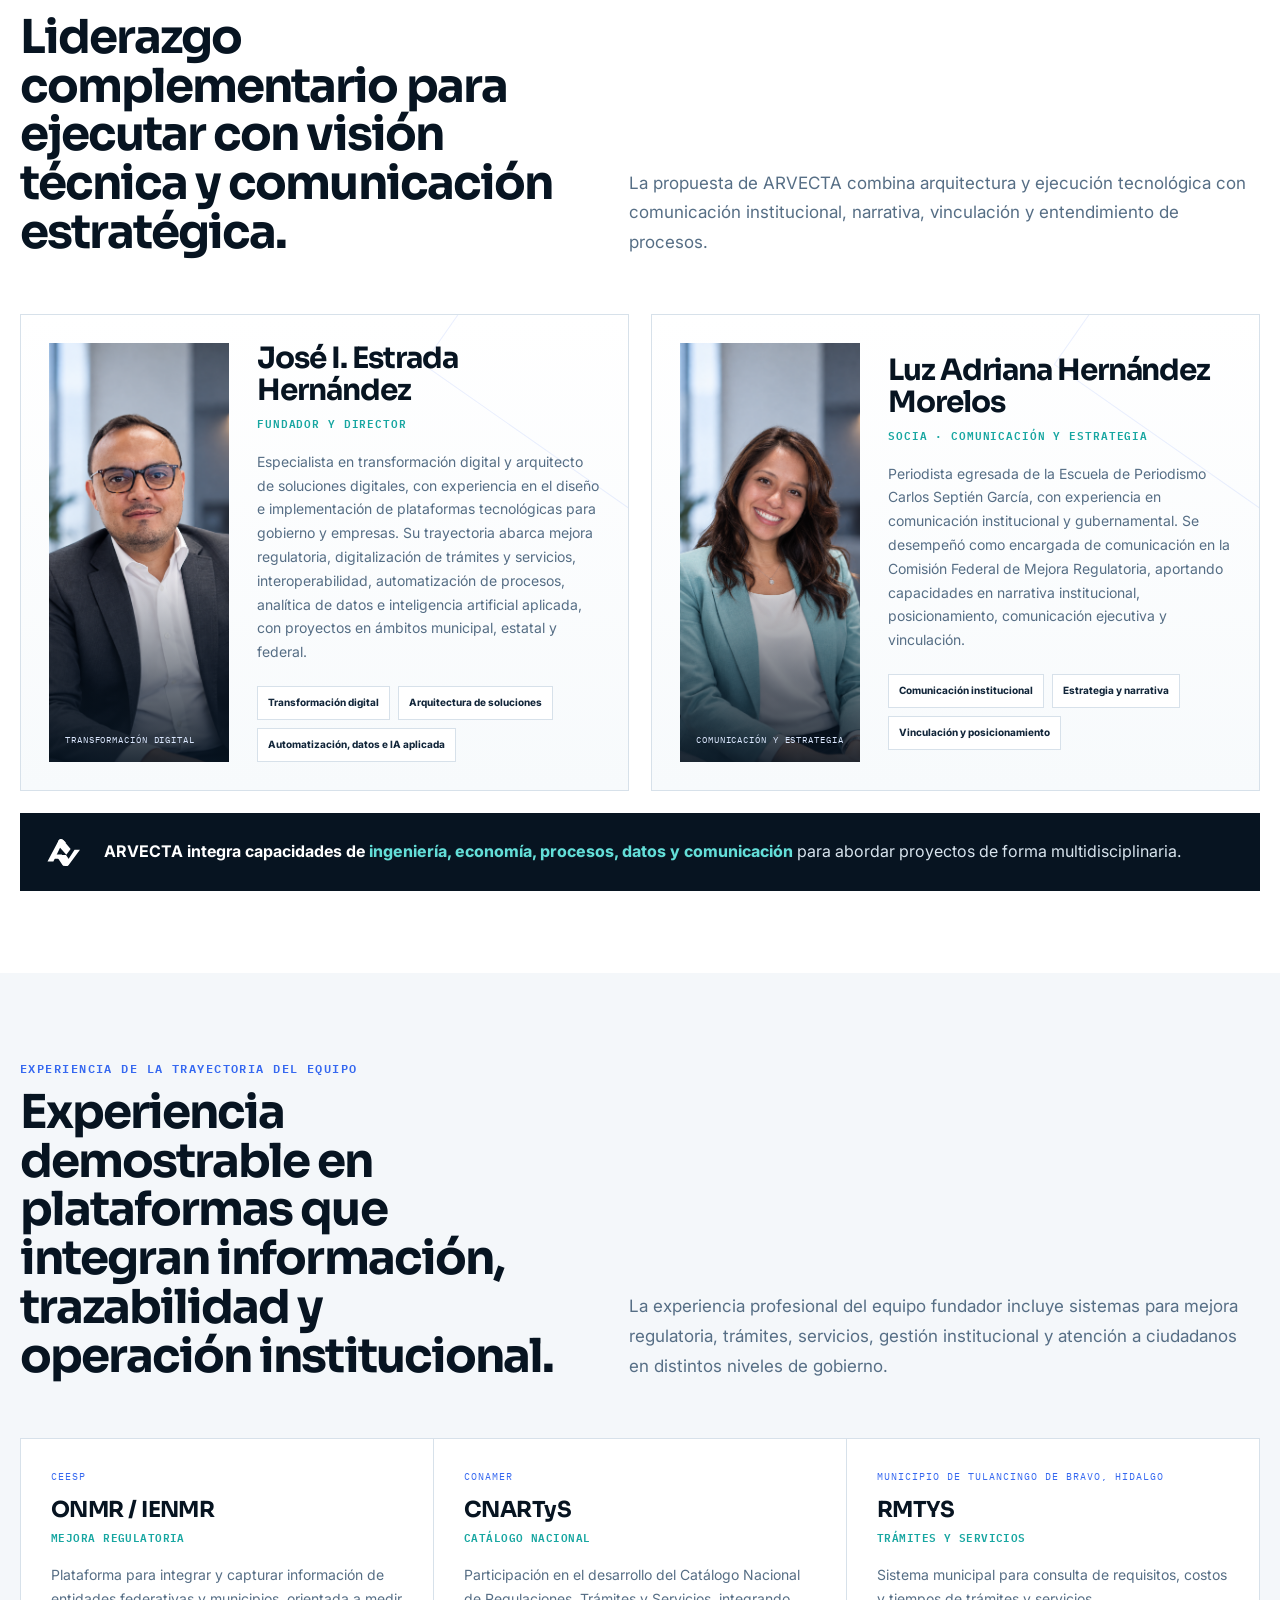
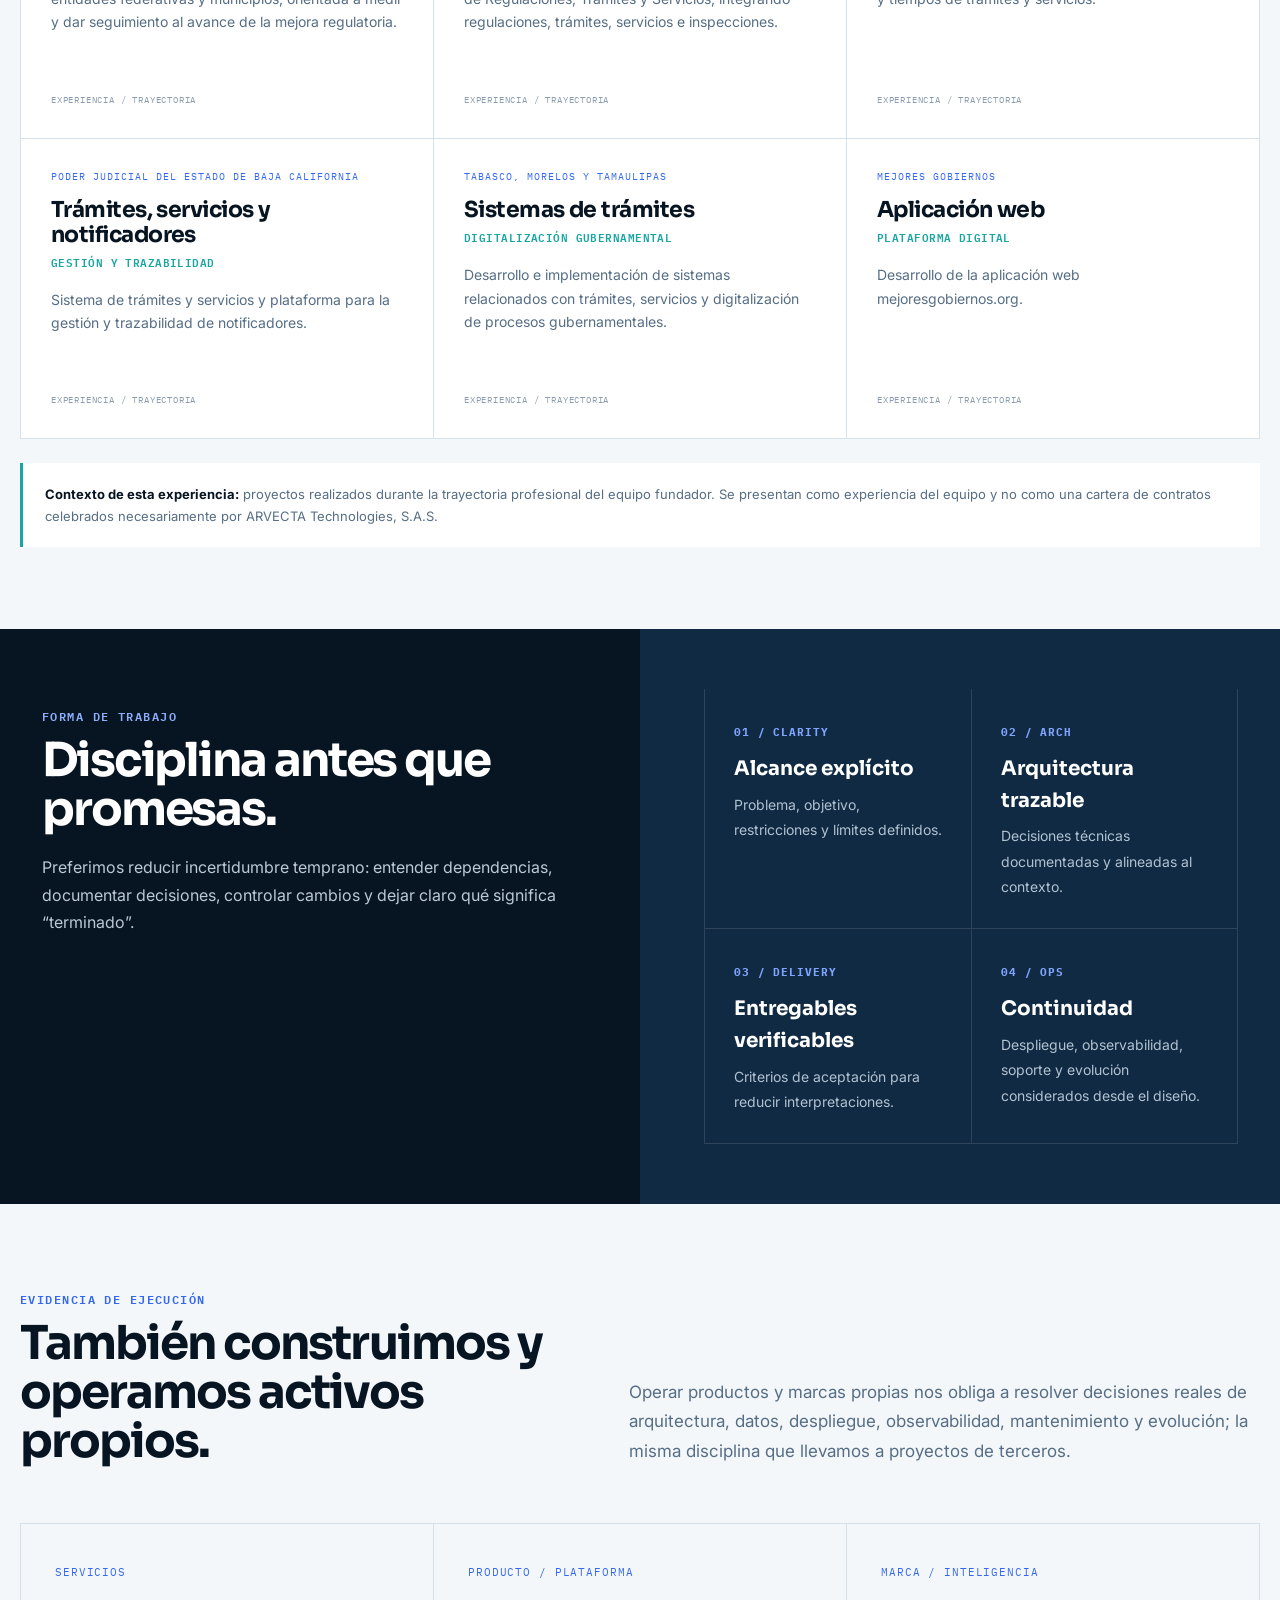
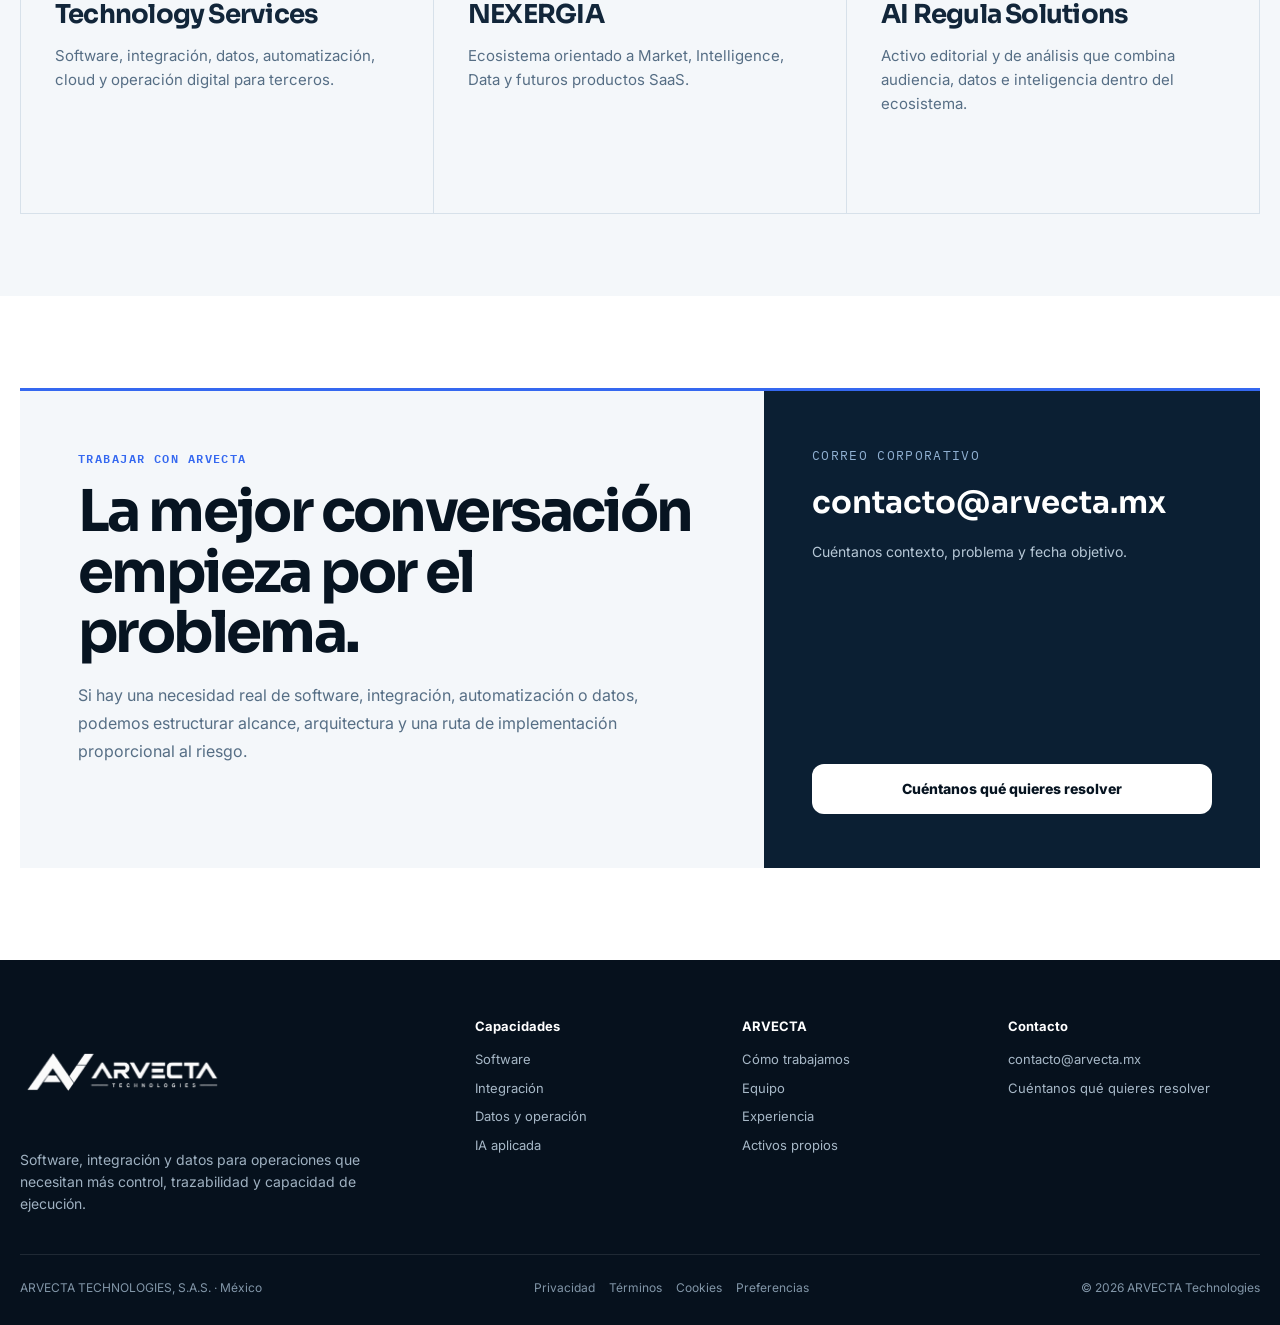
<file: empresa.html>
<!doctype html>
<html lang="es-MX">
<head>
  <meta charset="utf-8"><meta name="viewport" content="width=device-width,initial-scale=1">
  <title>Empresa, equipo y trayectoria | ARVECTA Technologies</title>
  <meta name="description" content="Conoce el liderazgo, capacidades y experiencia profesional que sustentan ARVECTA Technologies en software, integración, automatización, datos e IA aplicada.">
  <link rel="canonical" href="https://arvecta.mx/empresa.html"><meta name="theme-color" content="#071421">
  <link rel="icon" type="image/png" href="brand/arvecta-symbol.png"><link rel="manifest" href="site.webmanifest">
  <link rel="preconnect" href="https://fonts.googleapis.com"><link rel="preconnect" href="https://fonts.gstatic.com" crossorigin>
  <link href="https://fonts.googleapis.com/css2?family=IBM+Plex+Mono:wght@400;500;600&family=Inter:wght@400;500;600;700;800&family=Sora:wght@500;600;700&display=swap" rel="stylesheet"><link rel="stylesheet" href="assets/css/site-v3.css"><link rel="stylesheet" href="assets/css/site-v4.css"><link rel="stylesheet" href="assets/css/site-v5.css">
</head>
<body>
<a class="skip-link" href="#contenido">Saltar al contenido</a>
<header class="site-header"><div class="wrap nav"><a class="brand" href="/" aria-label="ARVECTA Technologies — Inicio"><img src="brand/arvecta-logo.png" alt="ARVECTA Technologies"></a><nav class="nav-links"><a href="/#problemas">Qué resolvemos</a><a href="servicios.html">Capacidades</a><a href="/#metodo">Cómo trabajamos</a><a href="sectores.html">Sectores</a><a class="active" href="empresa.html">Empresa</a></nav><div class="nav-action"><a class="btn btn-primary" href="contacto.html">Cuéntanos qué quieres resolver</a><button class="menu-btn" type="button" aria-expanded="false" aria-label="Abrir menú" data-menu><span></span></button></div></div><nav class="wrap mobile-nav" data-mobile-nav><a href="/#problemas">Qué resolvemos</a><a href="servicios.html">Capacidades</a><a href="/#metodo">Cómo trabajamos</a><a href="sectores.html">Sectores</a><a href="empresa.html">Empresa</a><a href="contacto.html">Contacto</a></nav></header>
<main id="contenido">
<section class="page-hero"><div class="wrap page-hero-grid"><div><span class="kicker kicker-light">ARVECTA Technologies</span><h1>Liderazgo técnico y comunicación estratégica para ejecutar en operación real.</h1><div class="company-anchor-nav"><a href="#equipo">Equipo</a><a href="#experiencia">Experiencia</a><a href="#activos">Activos propios</a></div></div><p>Somos una empresa mexicana de tecnología enfocada en software, integración, automatización, datos e inteligencia artificial aplicada. Partimos del problema operativo, definimos el alcance correcto y construimos soluciones que puedan operar, mantenerse y evolucionar con claridad.</p></div></section>

<section class="page-section"><div class="wrap company-grid">
  <div class="company-system reveal"><div><img class="company-system-logo" src="brand/arvecta-logo-white.png" alt="ARVECTA Technologies"><div class="company-system-label" style="margin-top:24px">BUILD / INTEGRATE / OPERATE</div></div><div class="system-layers"><div class="system-layer"><span>BUILD</span><strong>Software y plataformas</strong></div><div class="system-layer"><span>CONNECT</span><strong>Integración y automatización</strong></div><div class="system-layer"><span>OPERATE</span><strong>Datos, observabilidad y evolución</strong></div></div><div class="system-foot">scope → architecture → delivery → operation</div></div>
  <div class="reveal"><span class="kicker">Nuestra lógica</span><h2 class="h2">Construir con razón operativa. Integrar con criterio. Diseñar para operar.</h2><p class="lead">ARVECTA no parte de una tecnología específica. Parte del problema que debe resolverse, de las restricciones reales del entorno y del resultado que debe poder verificarse.</p><div class="company-principles" style="border-color:var(--line)"><div class="principle" style="color:var(--text);border-color:var(--line)"><span>01</span><span>El alcance debe ser comprensible antes de convertirse en costo.</span></div><div class="principle" style="color:var(--text);border-color:var(--line)"><span>02</span><span>La arquitectura debe considerar integración, seguridad, operación y mantenimiento.</span></div><div class="principle" style="color:var(--text);border-color:var(--line)"><span>03</span><span>Un entregable debe poder validarse, no sólo demostrarse.</span></div></div><div class="accountability accountability-light"><b>OWNER</b><span>Cada proyecto debe mantener una contraparte responsable de alcance, decisiones y entrega.</span></div></div>
</div></section>

<section class="page-section leadership-section" id="equipo"><div class="wrap">
  <div class="section-head reveal"><div><span class="kicker">Equipo y trayectoria</span><h2 class="h2">Liderazgo complementario para ejecutar con visión técnica y comunicación estratégica.</h2></div><p>La propuesta de ARVECTA combina arquitectura y ejecución tecnológica con comunicación institucional, narrativa, vinculación y entendimiento de procesos.</p></div>
  <div class="leadership-grid">
    <article class="leader-card reveal"><div class="leader-photo"><img src="brand/team/jose-estrada.png" alt="José I. Estrada Hernández"><span>Transformación digital</span></div><div class="leader-body"><h3>José I. Estrada Hernández</h3><div class="leader-role">Fundador y Director</div><p>Especialista en transformación digital y arquitecto de soluciones digitales, con experiencia en el diseño e implementación de plataformas tecnológicas para gobierno y empresas. Su trayectoria abarca mejora regulatoria, digitalización de trámites y servicios, interoperabilidad, automatización de procesos, analítica de datos e inteligencia artificial aplicada, con proyectos en ámbitos municipal, estatal y federal.</p><div class="leader-focus"><span>Transformación digital</span><span>Arquitectura de soluciones</span><span>Automatización, datos e IA aplicada</span></div></div></article>
    <article class="leader-card reveal"><div class="leader-photo"><img src="brand/team/luz-adriana-hernandez.png" alt="Luz Adriana Hernández Morelos"><span>Comunicación y estrategia</span></div><div class="leader-body"><h3>Luz Adriana Hernández Morelos</h3><div class="leader-role">Socia · Comunicación y Estrategia</div><p>Periodista egresada de la Escuela de Periodismo Carlos Septién García, con experiencia en comunicación institucional y gubernamental. Se desempeñó como encargada de comunicación en la Comisión Federal de Mejora Regulatoria, aportando capacidades en narrativa institucional, posicionamiento, comunicación ejecutiva y vinculación.</p><div class="leader-focus"><span>Comunicación institucional</span><span>Estrategia y narrativa</span><span>Vinculación y posicionamiento</span></div></div></article>
  </div>
  <div class="multidisciplinary reveal"><img src="brand/arvecta-symbol-white.svg" alt=""><div><strong>ARVECTA integra capacidades de <span>ingeniería, economía, procesos, datos y comunicación</span></strong> para abordar proyectos de forma multidisciplinaria.</div></div>
</div></section>

<section class="page-section experience-section" id="experiencia"><div class="wrap">
  <div class="section-head reveal"><div><span class="kicker">Experiencia de la trayectoria del equipo</span><h2 class="h2">Experiencia demostrable en plataformas que integran información, trazabilidad y operación institucional.</h2></div><p>La experiencia profesional del equipo fundador incluye sistemas para mejora regulatoria, trámites, servicios, gestión institucional y atención a ciudadanos en distintos niveles de gobierno.</p></div>
  <div class="experience-grid reveal">
    <article class="experience-card"><small>CEESP</small><h3>ONMR / IENMR</h3><div class="experience-project">Mejora regulatoria</div><p>Plataforma para integrar y capturar información de entidades federativas y municipios, orientada a medir y dar seguimiento al avance de la mejora regulatoria.</p></article>
    <article class="experience-card"><small>CONAMER</small><h3>CNARTyS</h3><div class="experience-project">Catálogo nacional</div><p>Participación en el desarrollo del Catálogo Nacional de Regulaciones, Trámites y Servicios, integrando regulaciones, trámites, servicios e inspecciones.</p></article>
    <article class="experience-card"><small>Municipio de Tulancingo de Bravo, Hidalgo</small><h3>RMTYS</h3><div class="experience-project">Trámites y servicios</div><p>Sistema municipal para consulta de requisitos, costos y tiempos de trámites y servicios.</p></article>
    <article class="experience-card"><small>Poder Judicial del Estado de Baja California</small><h3>Trámites, servicios y notificadores</h3><div class="experience-project">Gestión y trazabilidad</div><p>Sistema de trámites y servicios y plataforma para la gestión y trazabilidad de notificadores.</p></article>
    <article class="experience-card"><small>Tabasco, Morelos y Tamaulipas</small><h3>Sistemas de trámites</h3><div class="experience-project">Digitalización gubernamental</div><p>Desarrollo e implementación de sistemas relacionados con trámites, servicios y digitalización de procesos gubernamentales.</p></article>
    <article class="experience-card"><small>Mejores Gobiernos</small><h3>Aplicación web</h3><div class="experience-project">Plataforma digital</div><p>Desarrollo de la aplicación web mejoresgobiernos.org.</p></article>
  </div>
  <div class="experience-note reveal"><strong>Contexto de esta experiencia:</strong> proyectos realizados durante la trayectoria profesional del equipo fundador. Se presentan como experiencia del equipo y no como una cartera de contratos celebrados necesariamente por ARVECTA Technologies, S.A.S.</div>
</div></section>

<section class="reliability"><div class="reliability-copy reveal"><span class="kicker kicker-light">Forma de trabajo</span><h2>Disciplina antes que promesas.</h2><p>Preferimos reducir incertidumbre temprano: entender dependencias, documentar decisiones, controlar cambios y dejar claro qué significa “terminado”.</p></div><div class="reliability-grid"><div class="reliability-item reveal"><b>01 / CLARITY</b><strong>Alcance explícito</strong><span>Problema, objetivo, restricciones y límites definidos.</span></div><div class="reliability-item reveal"><b>02 / ARCH</b><strong>Arquitectura trazable</strong><span>Decisiones técnicas documentadas y alineadas al contexto.</span></div><div class="reliability-item reveal"><b>03 / DELIVERY</b><strong>Entregables verificables</strong><span>Criterios de aceptación para reducir interpretaciones.</span></div><div class="reliability-item reveal"><b>04 / OPS</b><strong>Continuidad</strong><span>Despliegue, observabilidad, soporte y evolución considerados desde el diseño.</span></div></div></section>

<section class="page-section page-section-soft" id="activos"><div class="wrap"><div class="section-head reveal"><div><span class="kicker">Evidencia de ejecución</span><h2 class="h2">También construimos y operamos activos propios.</h2></div><p>Operar productos y marcas propias nos obliga a resolver decisiones reales de arquitectura, datos, despliegue, observabilidad, mantenimiento y evolución; la misma disciplina que llevamos a proyectos de terceros.</p></div><div class="detail-grid reveal"><article class="detail-card"><small>SERVICIOS</small><h3>Technology Services</h3><p>Software, integración, datos, automatización, cloud y operación digital para terceros.</p></article><article class="detail-card"><small>PRODUCTO / PLATAFORMA</small><h3>NEXERGIA</h3><p>Ecosistema orientado a Market, Intelligence, Data y futuros productos SaaS.</p></article><article class="detail-card"><small>MARCA / INTELIGENCIA</small><h3>AI Regula Solutions</h3><p>Activo editorial y de análisis que combina audiencia, datos e inteligencia dentro del ecosistema.</p></article></div></div></section>

<section class="contact"><div class="wrap contact-panel reveal"><div class="contact-main"><span class="kicker">Trabajar con ARVECTA</span><h2>La mejor conversación empieza por el problema.</h2><p>Si hay una necesidad real de software, integración, automatización o datos, podemos estructurar alcance, arquitectura y una ruta de implementación proporcional al riesgo.</p></div><div class="contact-side"><div><small>Correo corporativo</small><a class="mail" href="mailto:contacto@arvecta.mx">contacto@arvecta.mx</a><p>Cuéntanos contexto, problema y fecha objetivo.</p></div><a class="btn btn-light" href="contacto.html">Cuéntanos qué quieres resolver</a></div></div></section>
</main>
<footer class="footer"><div class="wrap footer-top"><div class="footer-brand"><img src="brand/arvecta-logo-white.png" alt="ARVECTA Technologies"><p>Software, integración y datos para operaciones que necesitan más control, trazabilidad y capacidad de ejecución.</p></div><div class="footer-col"><strong>Capacidades</strong><a href="servicios.html#software">Software</a><a href="servicios.html#integracion">Integración</a><a href="servicios.html#datos">Datos y operación</a><a href="servicios.html#ia">IA aplicada</a></div><div class="footer-col"><strong>ARVECTA</strong><a href="/#metodo">Cómo trabajamos</a><a href="#equipo">Equipo</a><a href="#experiencia">Experiencia</a><a href="#activos">Activos propios</a></div><div class="footer-col"><strong>Contacto</strong><a href="mailto:contacto@arvecta.mx">contacto@arvecta.mx</a><a href="contacto.html">Cuéntanos qué quieres resolver</a></div></div><div class="wrap footer-bottom"><span>ARVECTA TECHNOLOGIES, S.A.S. · México</span><nav class="footer-legal" aria-label="Legal"><a href="aviso-privacidad.html">Privacidad</a><a href="terminos.html">Términos</a><a href="cookies.html">Cookies</a><button type="button" data-cookie-settings>Preferencias</button></nav><span>© <span data-year></span> ARVECTA Technologies</span></div></footer><script src="assets/js/site-v3.js"></script>
</body></html>
</file>
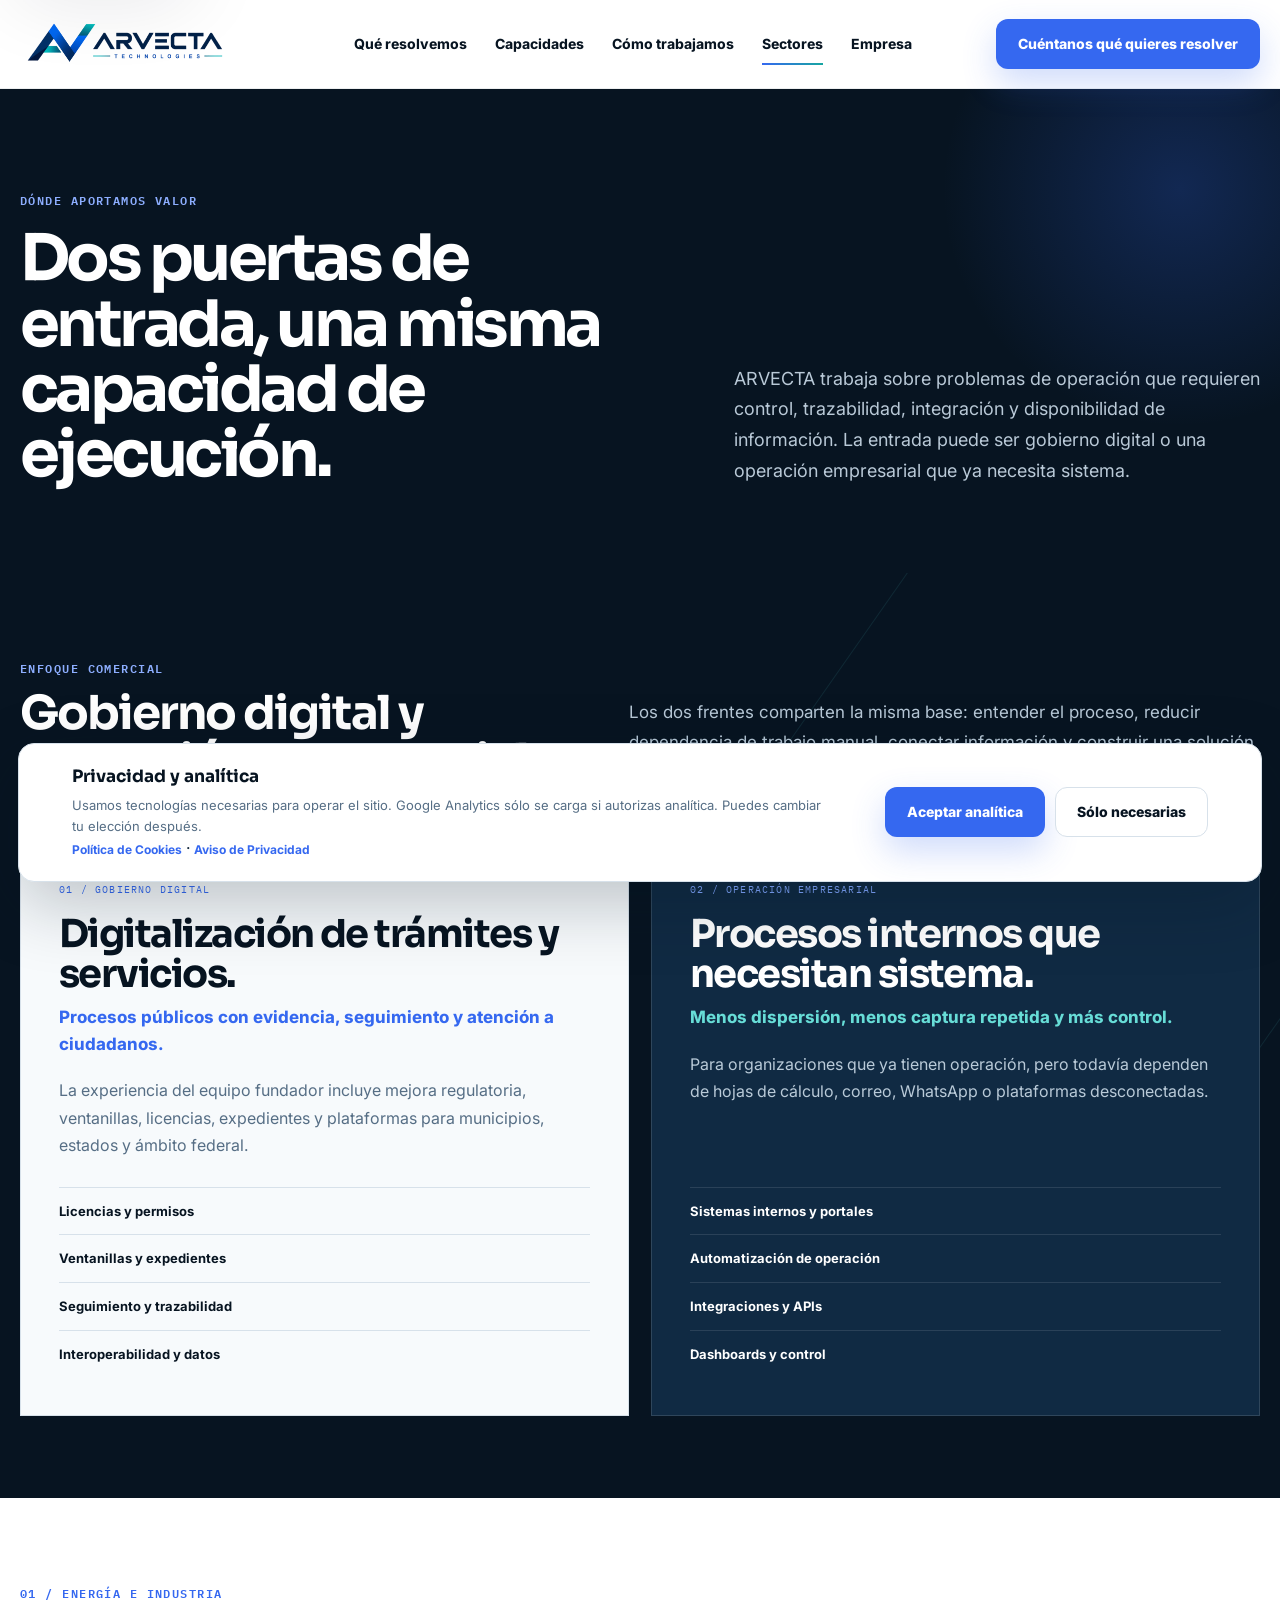
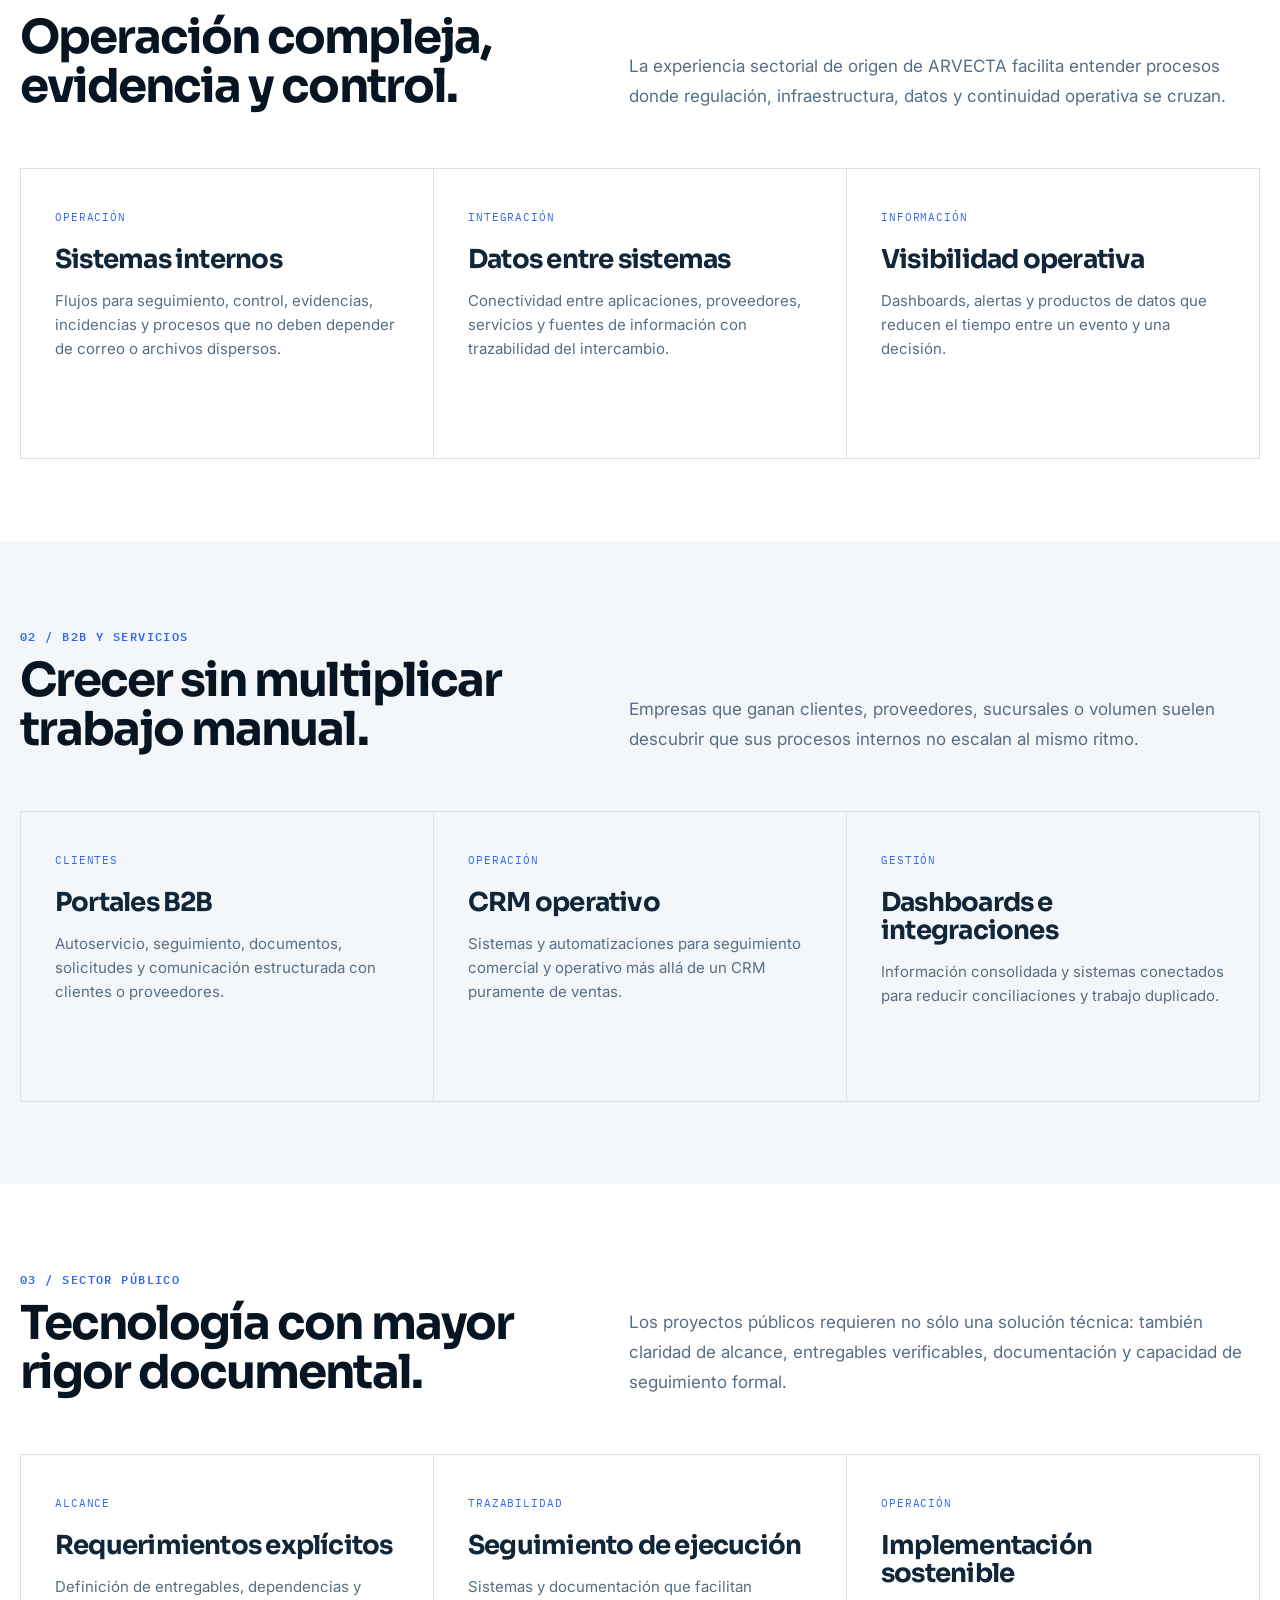
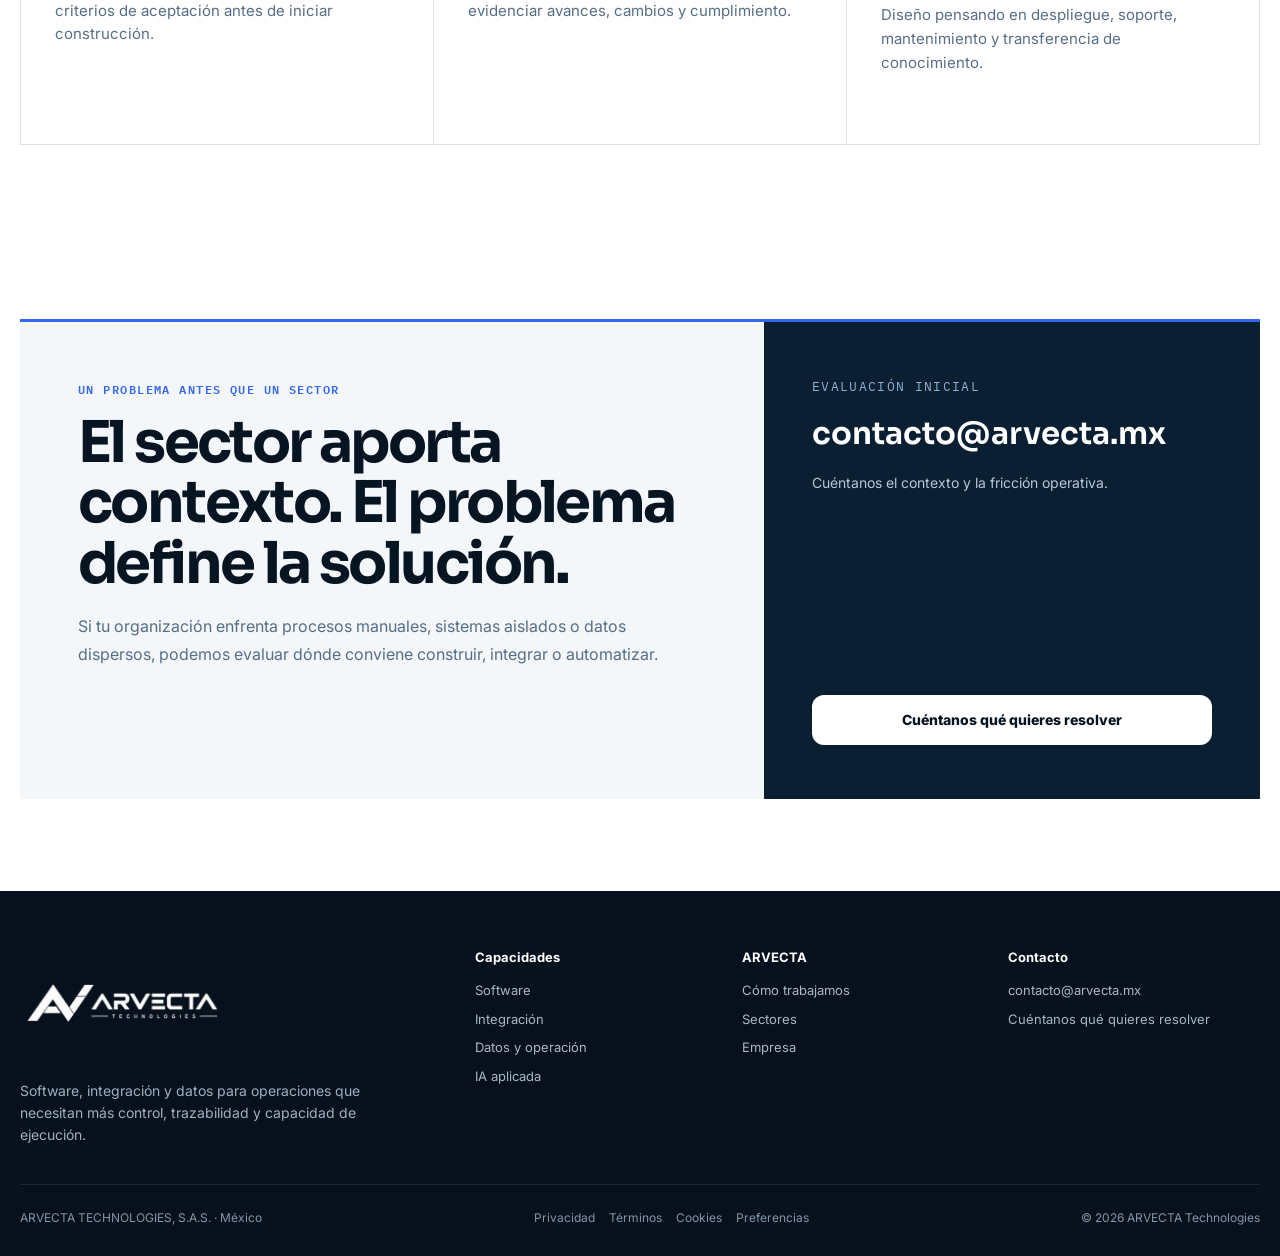
<file: sectores.html>
<!doctype html>
<html lang="es-MX">
<head>
  <meta charset="utf-8"><meta name="viewport" content="width=device-width,initial-scale=1">
  <title>Gobierno digital y operación empresarial | ARVECTA Technologies</title>
  <meta name="description" content="ARVECTA aplica software, integración, automatización y datos a gobierno digital, operación empresarial, energía, industria y servicios B2B.">
  <link rel="canonical" href="https://arvecta.mx/sectores.html"><meta name="theme-color" content="#071421">
  <link rel="icon" type="image/png" href="brand/arvecta-symbol.png"><link rel="manifest" href="site.webmanifest">
  <link rel="preconnect" href="https://fonts.googleapis.com"><link rel="preconnect" href="https://fonts.gstatic.com" crossorigin>
  <link href="https://fonts.googleapis.com/css2?family=IBM+Plex+Mono:wght@400;500;600&family=Inter:wght@400;500;600;700;800&family=Sora:wght@500;600;700&display=swap" rel="stylesheet"><link rel="stylesheet" href="assets/css/site-v3.css"><link rel="stylesheet" href="assets/css/site-v4.css"><link rel="stylesheet" href="assets/css/site-v5.css">
</head>
<body>
<a class="skip-link" href="#contenido">Saltar al contenido</a>
<header class="site-header"><div class="wrap nav"><a class="brand" href="/" aria-label="ARVECTA Technologies — Inicio"><img src="brand/arvecta-logo.png" alt="ARVECTA Technologies"></a><nav class="nav-links"><a href="/#problemas">Qué resolvemos</a><a href="servicios.html">Capacidades</a><a href="/#metodo">Cómo trabajamos</a><a class="active" href="sectores.html">Sectores</a><a href="empresa.html">Empresa</a></nav><div class="nav-action"><a class="btn btn-primary" href="contacto.html">Cuéntanos qué quieres resolver</a><button class="menu-btn" type="button" aria-expanded="false" aria-label="Abrir menú" data-menu><span></span></button></div></div><nav class="wrap mobile-nav" data-mobile-nav><a href="/#problemas">Qué resolvemos</a><a href="servicios.html">Capacidades</a><a href="/#metodo">Cómo trabajamos</a><a href="sectores.html">Sectores</a><a href="empresa.html">Empresa</a><a href="contacto.html">Contacto</a></nav></header>
<main id="contenido">
<section class="page-hero"><div class="wrap page-hero-grid"><div><span class="kicker kicker-light">Dónde aportamos valor</span><h1>Dos puertas de entrada, una misma capacidad de ejecución.</h1></div><p>ARVECTA trabaja sobre problemas de operación que requieren control, trazabilidad, integración y disponibilidad de información. La entrada puede ser gobierno digital o una operación empresarial que ya necesita sistema.</p></div></section>

<section class="page-section market-doors"><div class="wrap">
  <div class="section-head reveal"><div><span class="kicker kicker-light">Enfoque comercial</span><h2 class="h2 h2-light">Gobierno digital y operación empresarial.</h2></div><p>Los dos frentes comparten la misma base: entender el proceso, reducir dependencia de trabajo manual, conectar información y construir una solución operable.</p></div>
  <div class="door-grid reveal">
    <article class="door-card door-card--government"><small>01 / Gobierno digital</small><h3>Digitalización de trámites y servicios.</h3><div class="door-sub">Procesos públicos con evidencia, seguimiento y atención a ciudadanos.</div><p>La experiencia del equipo fundador incluye mejora regulatoria, ventanillas, licencias, expedientes y plataformas para municipios, estados y ámbito federal.</p><div class="door-list"><span>Licencias y permisos</span><span>Ventanillas y expedientes</span><span>Seguimiento y trazabilidad</span><span>Interoperabilidad y datos</span></div></article>
    <article class="door-card"><small>02 / Operación empresarial</small><h3>Procesos internos que necesitan sistema.</h3><div class="door-sub">Menos dispersión, menos captura repetida y más control.</div><p>Para organizaciones que ya tienen operación, pero todavía dependen de hojas de cálculo, correo, WhatsApp o plataformas desconectadas.</p><div class="door-list"><span>Sistemas internos y portales</span><span>Automatización de operación</span><span>Integraciones y APIs</span><span>Dashboards y control</span></div></article>
  </div>
</div></section>

<section class="page-section"><div class="wrap"><div class="section-head reveal"><div><span class="kicker">01 / Energía e industria</span><h2 class="h2">Operación compleja, evidencia y control.</h2></div><p>La experiencia sectorial de origen de ARVECTA facilita entender procesos donde regulación, infraestructura, datos y continuidad operativa se cruzan.</p></div><div class="detail-grid reveal"><article class="detail-card"><small>OPERACIÓN</small><h3>Sistemas internos</h3><p>Flujos para seguimiento, control, evidencias, incidencias y procesos que no deben depender de correo o archivos dispersos.</p></article><article class="detail-card"><small>INTEGRACIÓN</small><h3>Datos entre sistemas</h3><p>Conectividad entre aplicaciones, proveedores, servicios y fuentes de información con trazabilidad del intercambio.</p></article><article class="detail-card"><small>INFORMACIÓN</small><h3>Visibilidad operativa</h3><p>Dashboards, alertas y productos de datos que reducen el tiempo entre un evento y una decisión.</p></article></div></div></section>
<section class="page-section page-section-soft"><div class="wrap"><div class="section-head reveal"><div><span class="kicker">02 / B2B y servicios</span><h2 class="h2">Crecer sin multiplicar trabajo manual.</h2></div><p>Empresas que ganan clientes, proveedores, sucursales o volumen suelen descubrir que sus procesos internos no escalan al mismo ritmo.</p></div><div class="detail-grid reveal"><article class="detail-card"><small>CLIENTES</small><h3>Portales B2B</h3><p>Autoservicio, seguimiento, documentos, solicitudes y comunicación estructurada con clientes o proveedores.</p></article><article class="detail-card"><small>OPERACIÓN</small><h3>CRM operativo</h3><p>Sistemas y automatizaciones para seguimiento comercial y operativo más allá de un CRM puramente de ventas.</p></article><article class="detail-card"><small>GESTIÓN</small><h3>Dashboards e integraciones</h3><p>Información consolidada y sistemas conectados para reducir conciliaciones y trabajo duplicado.</p></article></div></div></section>
<section class="page-section"><div class="wrap"><div class="section-head reveal"><div><span class="kicker">03 / Sector público</span><h2 class="h2">Tecnología con mayor rigor documental.</h2></div><p>Los proyectos públicos requieren no sólo una solución técnica: también claridad de alcance, entregables verificables, documentación y capacidad de seguimiento formal.</p></div><div class="detail-grid reveal"><article class="detail-card"><small>ALCANCE</small><h3>Requerimientos explícitos</h3><p>Definición de entregables, dependencias y criterios de aceptación antes de iniciar construcción.</p></article><article class="detail-card"><small>TRAZABILIDAD</small><h3>Seguimiento de ejecución</h3><p>Sistemas y documentación que facilitan evidenciar avances, cambios y cumplimiento.</p></article><article class="detail-card"><small>OPERACIÓN</small><h3>Implementación sostenible</h3><p>Diseño pensando en despliegue, soporte, mantenimiento y transferencia de conocimiento.</p></article></div></div></section>
<section class="contact"><div class="wrap contact-panel reveal"><div class="contact-main"><span class="kicker">Un problema antes que un sector</span><h2>El sector aporta contexto. El problema define la solución.</h2><p>Si tu organización enfrenta procesos manuales, sistemas aislados o datos dispersos, podemos evaluar dónde conviene construir, integrar o automatizar.</p></div><div class="contact-side"><div><small>Evaluación inicial</small><a class="mail" href="mailto:contacto@arvecta.mx">contacto@arvecta.mx</a><p>Cuéntanos el contexto y la fricción operativa.</p></div><a class="btn btn-light" href="contacto.html">Cuéntanos qué quieres resolver</a></div></div></section>
</main>
<footer class="footer"><div class="wrap footer-top"><div class="footer-brand"><img src="brand/arvecta-logo-white.png" alt="ARVECTA Technologies"><p>Software, integración y datos para operaciones que necesitan más control, trazabilidad y capacidad de ejecución.</p></div><div class="footer-col"><strong>Capacidades</strong><a href="servicios.html#software">Software</a><a href="servicios.html#integracion">Integración</a><a href="servicios.html#datos">Datos y operación</a><a href="servicios.html#ia">IA aplicada</a></div><div class="footer-col"><strong>ARVECTA</strong><a href="/#metodo">Cómo trabajamos</a><a href="sectores.html">Sectores</a><a href="empresa.html">Empresa</a></div><div class="footer-col"><strong>Contacto</strong><a href="mailto:contacto@arvecta.mx">contacto@arvecta.mx</a><a href="contacto.html">Cuéntanos qué quieres resolver</a></div></div><div class="wrap footer-bottom"><span>ARVECTA TECHNOLOGIES, S.A.S. · México</span><nav class="footer-legal" aria-label="Legal"><a href="aviso-privacidad.html">Privacidad</a><a href="terminos.html">Términos</a><a href="cookies.html">Cookies</a><button type="button" data-cookie-settings>Preferencias</button></nav><span>© <span data-year></span> ARVECTA Technologies</span></div></footer><script src="assets/js/site-v3.js"></script>
</body></html>
</file>
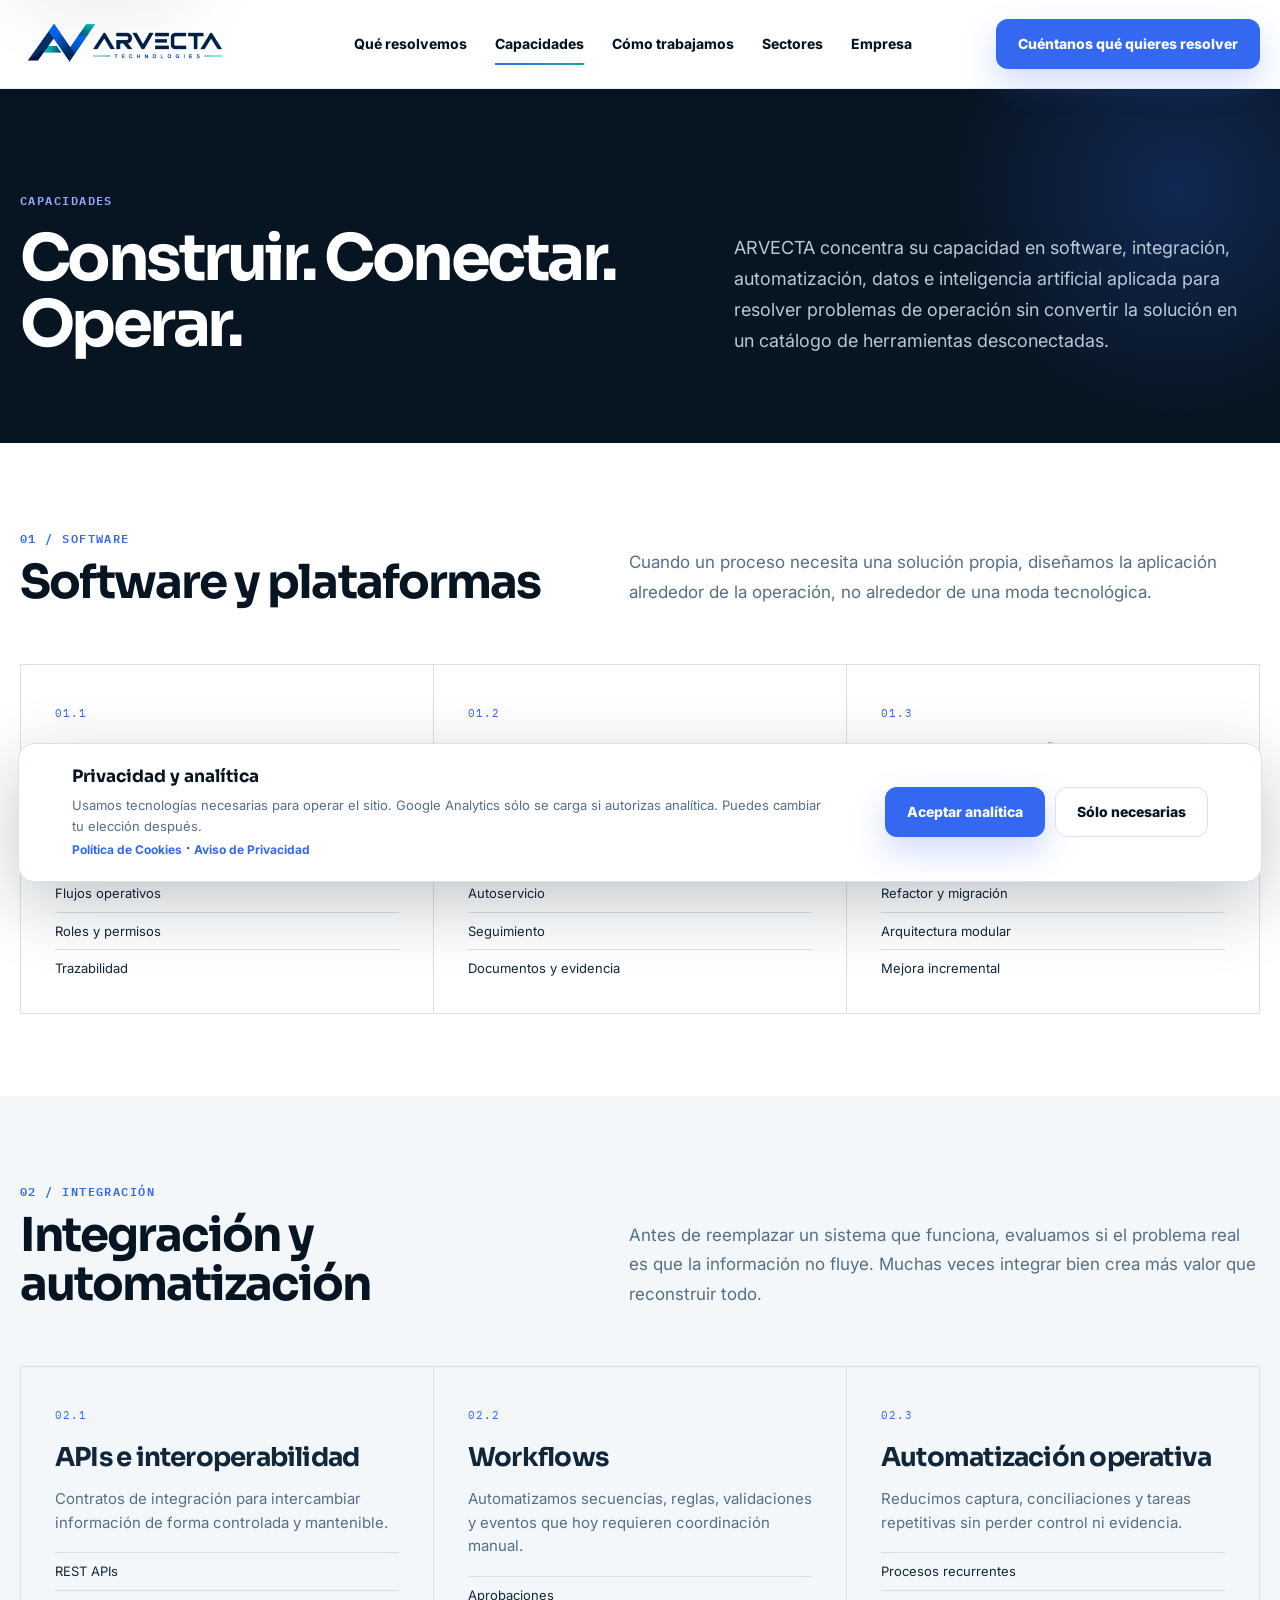
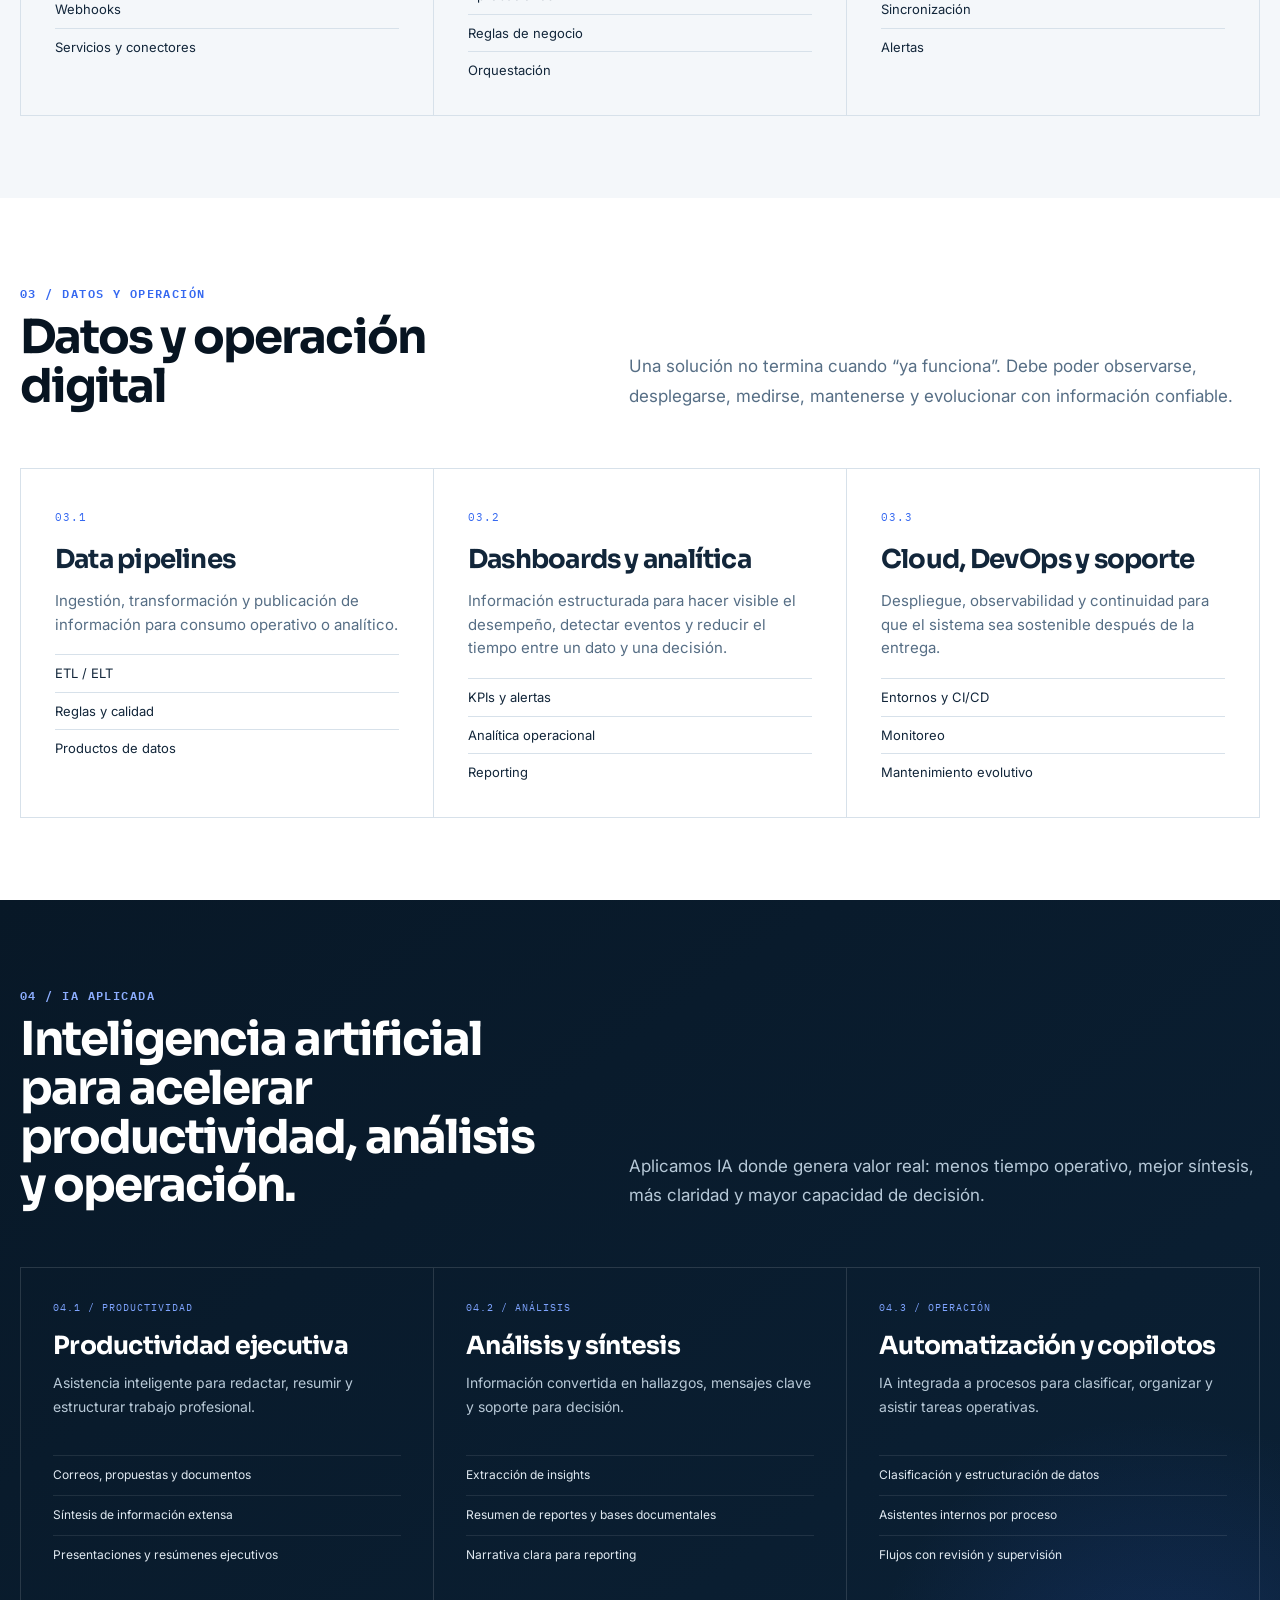
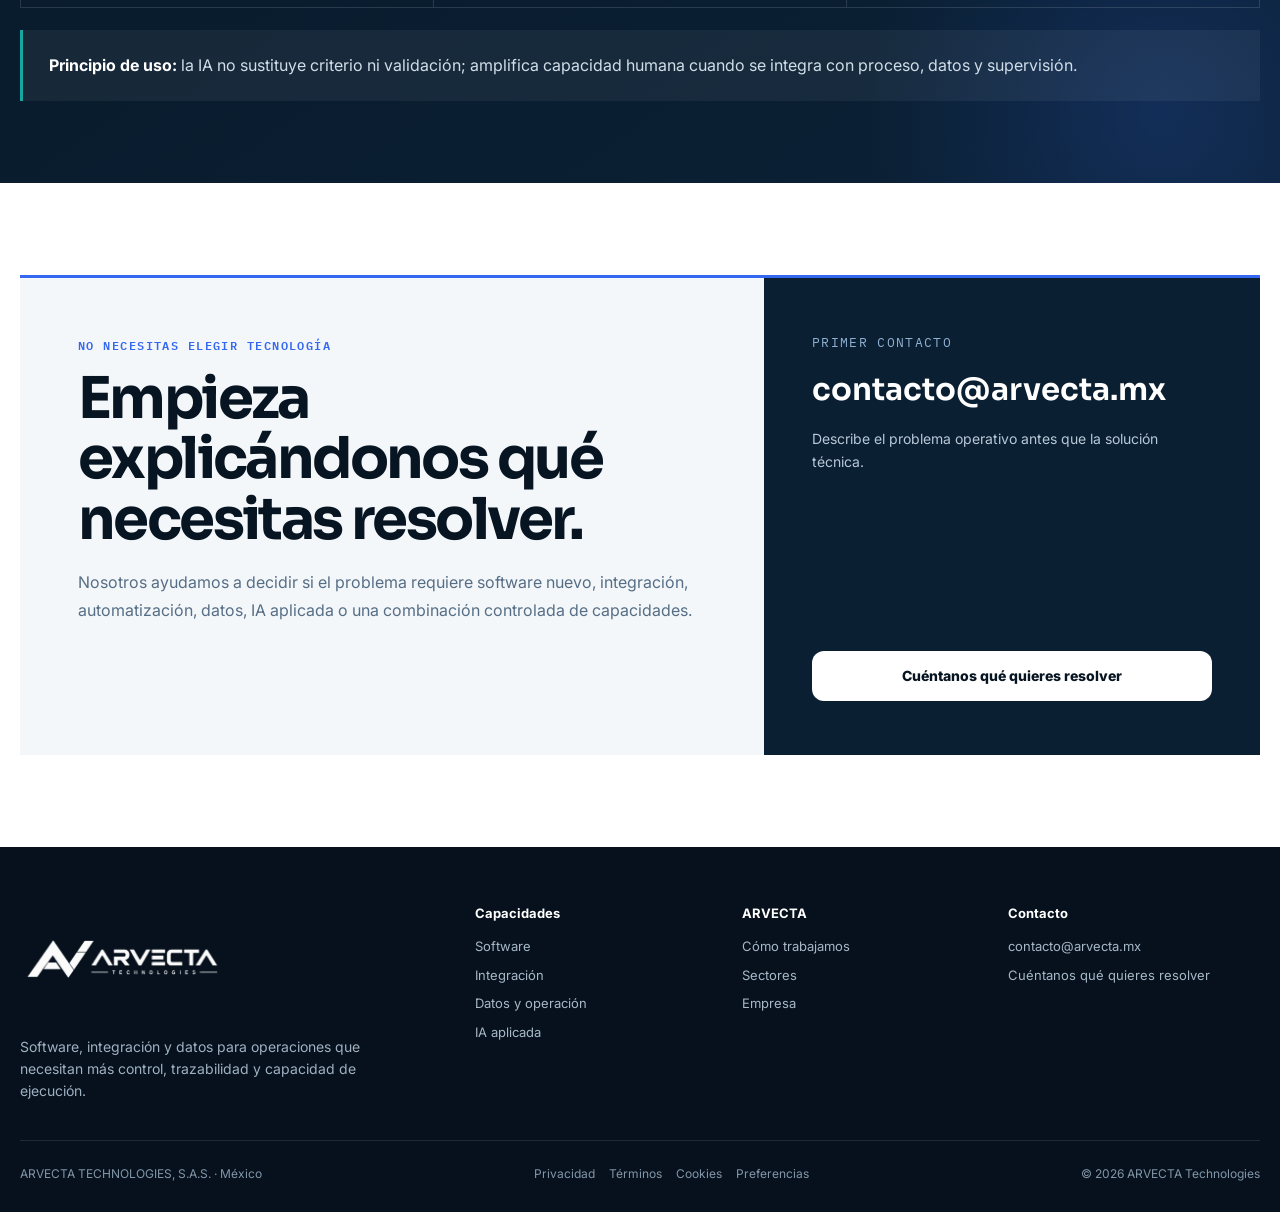
<file: servicios.html>
<!doctype html>
<html lang="es-MX">
<head>
  <meta charset="utf-8"><meta name="viewport" content="width=device-width,initial-scale=1">
  <title>Capacidades e IA aplicada | ARVECTA Technologies</title>
  <meta name="description" content="Software y plataformas, integración y automatización, datos, operación digital e inteligencia artificial aplicada para productividad, análisis y procesos.">
  <link rel="canonical" href="https://arvecta.mx/servicios.html"><meta name="theme-color" content="#071421">
  <link rel="icon" type="image/png" href="brand/arvecta-symbol.png"><link rel="manifest" href="site.webmanifest">
  <link rel="preconnect" href="https://fonts.googleapis.com"><link rel="preconnect" href="https://fonts.gstatic.com" crossorigin>
  <link href="https://fonts.googleapis.com/css2?family=IBM+Plex+Mono:wght@400;500;600&family=Inter:wght@400;500;600;700;800&family=Sora:wght@500;600;700&display=swap" rel="stylesheet"><link rel="stylesheet" href="assets/css/site-v3.css"><link rel="stylesheet" href="assets/css/site-v4.css"><link rel="stylesheet" href="assets/css/site-v5.css">
</head>
<body>
<a class="skip-link" href="#contenido">Saltar al contenido</a>
<header class="site-header"><div class="wrap nav"><a class="brand" href="/" aria-label="ARVECTA Technologies — Inicio"><img src="brand/arvecta-logo.png" alt="ARVECTA Technologies"></a><nav class="nav-links"><a href="/#problemas">Qué resolvemos</a><a class="active" href="servicios.html">Capacidades</a><a href="/#metodo">Cómo trabajamos</a><a href="sectores.html">Sectores</a><a href="empresa.html">Empresa</a></nav><div class="nav-action"><a class="btn btn-primary" href="contacto.html">Cuéntanos qué quieres resolver</a><button class="menu-btn" type="button" aria-expanded="false" aria-label="Abrir menú" data-menu><span></span></button></div></div><nav class="wrap mobile-nav" data-mobile-nav><a href="/#problemas">Qué resolvemos</a><a href="servicios.html">Capacidades</a><a href="/#metodo">Cómo trabajamos</a><a href="sectores.html">Sectores</a><a href="empresa.html">Empresa</a><a href="contacto.html">Contacto</a></nav></header>
<main id="contenido">
<section class="page-hero"><div class="wrap page-hero-grid"><div><span class="kicker kicker-light">Capacidades</span><h1>Construir. Conectar. Operar.</h1></div><p>ARVECTA concentra su capacidad en software, integración, automatización, datos e inteligencia artificial aplicada para resolver problemas de operación sin convertir la solución en un catálogo de herramientas desconectadas.</p></div></section>
<section class="page-section"><div class="wrap"><div class="section-head reveal"><div><span class="kicker">01 / Software</span><h2 class="h2" id="software">Software y plataformas</h2></div><p>Cuando un proceso necesita una solución propia, diseñamos la aplicación alrededor de la operación, no alrededor de una moda tecnológica.</p></div><div class="detail-grid reveal"><article class="detail-card"><small>01.1</small><h3>Aplicaciones web</h3><p>Sistemas internos y externos para capturar, procesar, consultar y operar información con reglas claras.</p><ul><li>Flujos operativos</li><li>Roles y permisos</li><li>Trazabilidad</li></ul></article><article class="detail-card"><small>01.2</small><h3>Portales B2B</h3><p>Experiencias para clientes, proveedores o equipos internos que concentran operación y documentación.</p><ul><li>Autoservicio</li><li>Seguimiento</li><li>Documentos y evidencia</li></ul></article><article class="detail-card"><small>01.3</small><h3>Modernización</h3><p>Evolución de aplicaciones existentes cuando la deuda técnica ya limita seguridad, velocidad o mantenimiento.</p><ul><li>Refactor y migración</li><li>Arquitectura modular</li><li>Mejora incremental</li></ul></article></div></div></section>
<section class="page-section page-section-soft"><div class="wrap"><div class="section-head reveal"><div><span class="kicker">02 / Integración</span><h2 class="h2" id="integracion">Integración y automatización</h2></div><p>Antes de reemplazar un sistema que funciona, evaluamos si el problema real es que la información no fluye. Muchas veces integrar bien crea más valor que reconstruir todo.</p></div><div class="detail-grid reveal"><article class="detail-card"><small>02.1</small><h3>APIs e interoperabilidad</h3><p>Contratos de integración para intercambiar información de forma controlada y mantenible.</p><ul><li>REST APIs</li><li>Webhooks</li><li>Servicios y conectores</li></ul></article><article class="detail-card"><small>02.2</small><h3>Workflows</h3><p>Automatizamos secuencias, reglas, validaciones y eventos que hoy requieren coordinación manual.</p><ul><li>Aprobaciones</li><li>Reglas de negocio</li><li>Orquestación</li></ul></article><article class="detail-card"><small>02.3</small><h3>Automatización operativa</h3><p>Reducimos captura, conciliaciones y tareas repetitivas sin perder control ni evidencia.</p><ul><li>Procesos recurrentes</li><li>Sincronización</li><li>Alertas</li></ul></article></div></div></section>
<section class="page-section"><div class="wrap"><div class="section-head reveal"><div><span class="kicker">03 / Datos y operación</span><h2 class="h2" id="datos">Datos y operación digital</h2></div><p>Una solución no termina cuando “ya funciona”. Debe poder observarse, desplegarse, medirse, mantenerse y evolucionar con información confiable.</p></div><div class="detail-grid reveal"><article class="detail-card"><small>03.1</small><h3>Data pipelines</h3><p>Ingestión, transformación y publicación de información para consumo operativo o analítico.</p><ul><li>ETL / ELT</li><li>Reglas y calidad</li><li>Productos de datos</li></ul></article><article class="detail-card"><small>03.2</small><h3>Dashboards y analítica</h3><p>Información estructurada para hacer visible el desempeño, detectar eventos y reducir el tiempo entre un dato y una decisión.</p><ul><li>KPIs y alertas</li><li>Analítica operacional</li><li>Reporting</li></ul></article><article class="detail-card"><small>03.3</small><h3>Cloud, DevOps y soporte</h3><p>Despliegue, observabilidad y continuidad para que el sistema sea sostenible después de la entrega.</p><ul><li>Entornos y CI/CD</li><li>Monitoreo</li><li>Mantenimiento evolutivo</li></ul></article></div></div></section>

<section class="page-section ai-applied" id="ia"><div class="wrap">
  <div class="section-head reveal"><div><span class="kicker kicker-light">04 / IA aplicada</span><h2 class="h2 h2-light">Inteligencia artificial para acelerar productividad, análisis y operación.</h2></div><p>Aplicamos IA donde genera valor real: menos tiempo operativo, mejor síntesis, más claridad y mayor capacidad de decisión.</p></div>
  <div class="ai-grid reveal">
    <article class="ai-card"><small>04.1 / Productividad</small><h3>Productividad ejecutiva</h3><p>Asistencia inteligente para redactar, resumir y estructurar trabajo profesional.</p><ul><li>Correos, propuestas y documentos</li><li>Síntesis de información extensa</li><li>Presentaciones y resúmenes ejecutivos</li></ul></article>
    <article class="ai-card"><small>04.2 / Análisis</small><h3>Análisis y síntesis</h3><p>Información convertida en hallazgos, mensajes clave y soporte para decisión.</p><ul><li>Extracción de insights</li><li>Resumen de reportes y bases documentales</li><li>Narrativa clara para reporting</li></ul></article>
    <article class="ai-card"><small>04.3 / Operación</small><h3>Automatización y copilotos</h3><p>IA integrada a procesos para clasificar, organizar y asistir tareas operativas.</p><ul><li>Clasificación y estructuración de datos</li><li>Asistentes internos por proceso</li><li>Flujos con revisión y supervisión</li></ul></article>
  </div>
  <div class="ai-principle reveal"><strong>Principio de uso:</strong> la IA no sustituye criterio ni validación; amplifica capacidad humana cuando se integra con proceso, datos y supervisión.</div>
</div></section>

<section class="contact"><div class="wrap contact-panel reveal"><div class="contact-main"><span class="kicker">No necesitas elegir tecnología</span><h2>Empieza explicándonos qué necesitas resolver.</h2><p>Nosotros ayudamos a decidir si el problema requiere software nuevo, integración, automatización, datos, IA aplicada o una combinación controlada de capacidades.</p></div><div class="contact-side"><div><small>Primer contacto</small><a class="mail" href="mailto:contacto@arvecta.mx">contacto@arvecta.mx</a><p>Describe el problema operativo antes que la solución técnica.</p></div><a class="btn btn-light" href="contacto.html">Cuéntanos qué quieres resolver</a></div></div></section>
</main>
<footer class="footer"><div class="wrap footer-top"><div class="footer-brand"><img src="brand/arvecta-logo-white.png" alt="ARVECTA Technologies"><p>Software, integración y datos para operaciones que necesitan más control, trazabilidad y capacidad de ejecución.</p></div><div class="footer-col"><strong>Capacidades</strong><a href="#software">Software</a><a href="#integracion">Integración</a><a href="#datos">Datos y operación</a><a href="#ia">IA aplicada</a></div><div class="footer-col"><strong>ARVECTA</strong><a href="/#metodo">Cómo trabajamos</a><a href="sectores.html">Sectores</a><a href="empresa.html">Empresa</a></div><div class="footer-col"><strong>Contacto</strong><a href="mailto:contacto@arvecta.mx">contacto@arvecta.mx</a><a href="contacto.html">Cuéntanos qué quieres resolver</a></div></div><div class="wrap footer-bottom"><span>ARVECTA TECHNOLOGIES, S.A.S. · México</span><nav class="footer-legal" aria-label="Legal"><a href="aviso-privacidad.html">Privacidad</a><a href="terminos.html">Términos</a><a href="cookies.html">Cookies</a><button type="button" data-cookie-settings>Preferencias</button></nav><span>© <span data-year></span> ARVECTA Technologies</span></div></footer><script src="assets/js/site-v3.js"></script>
</body></html>
</file>
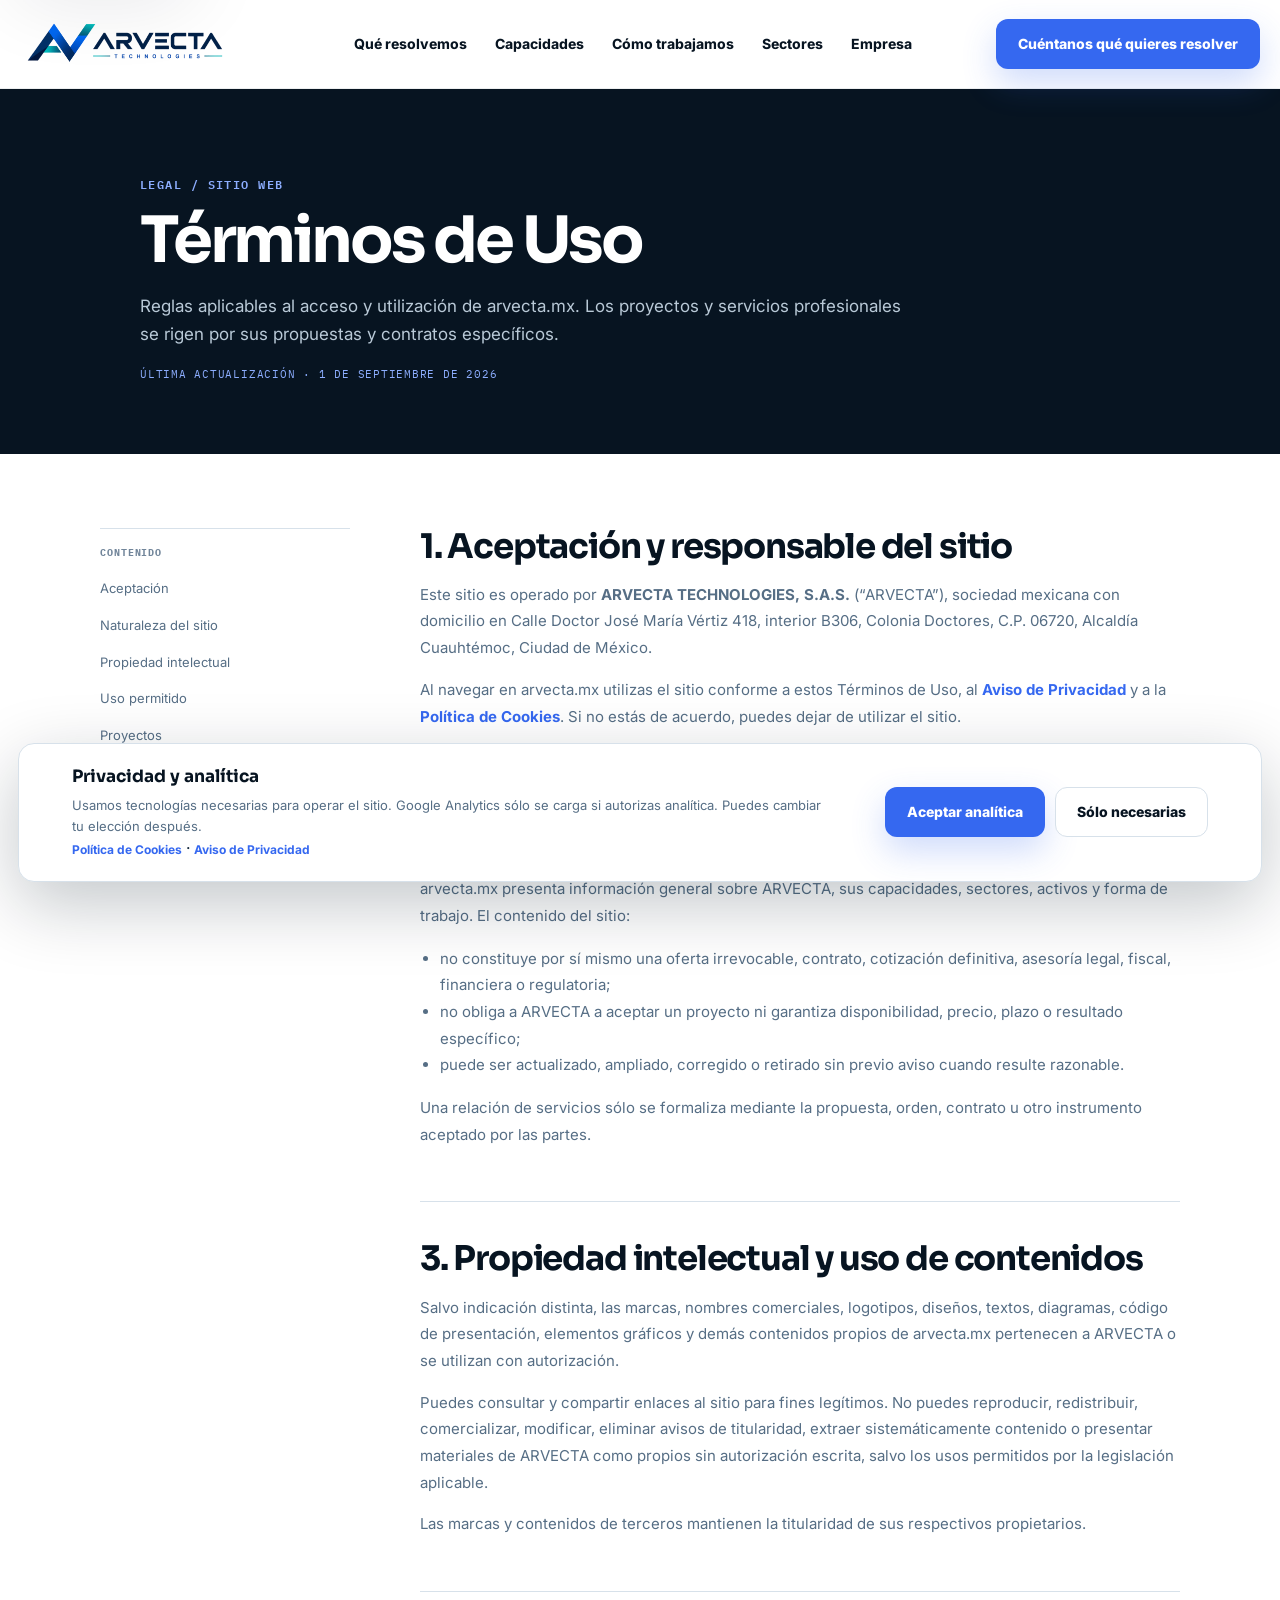
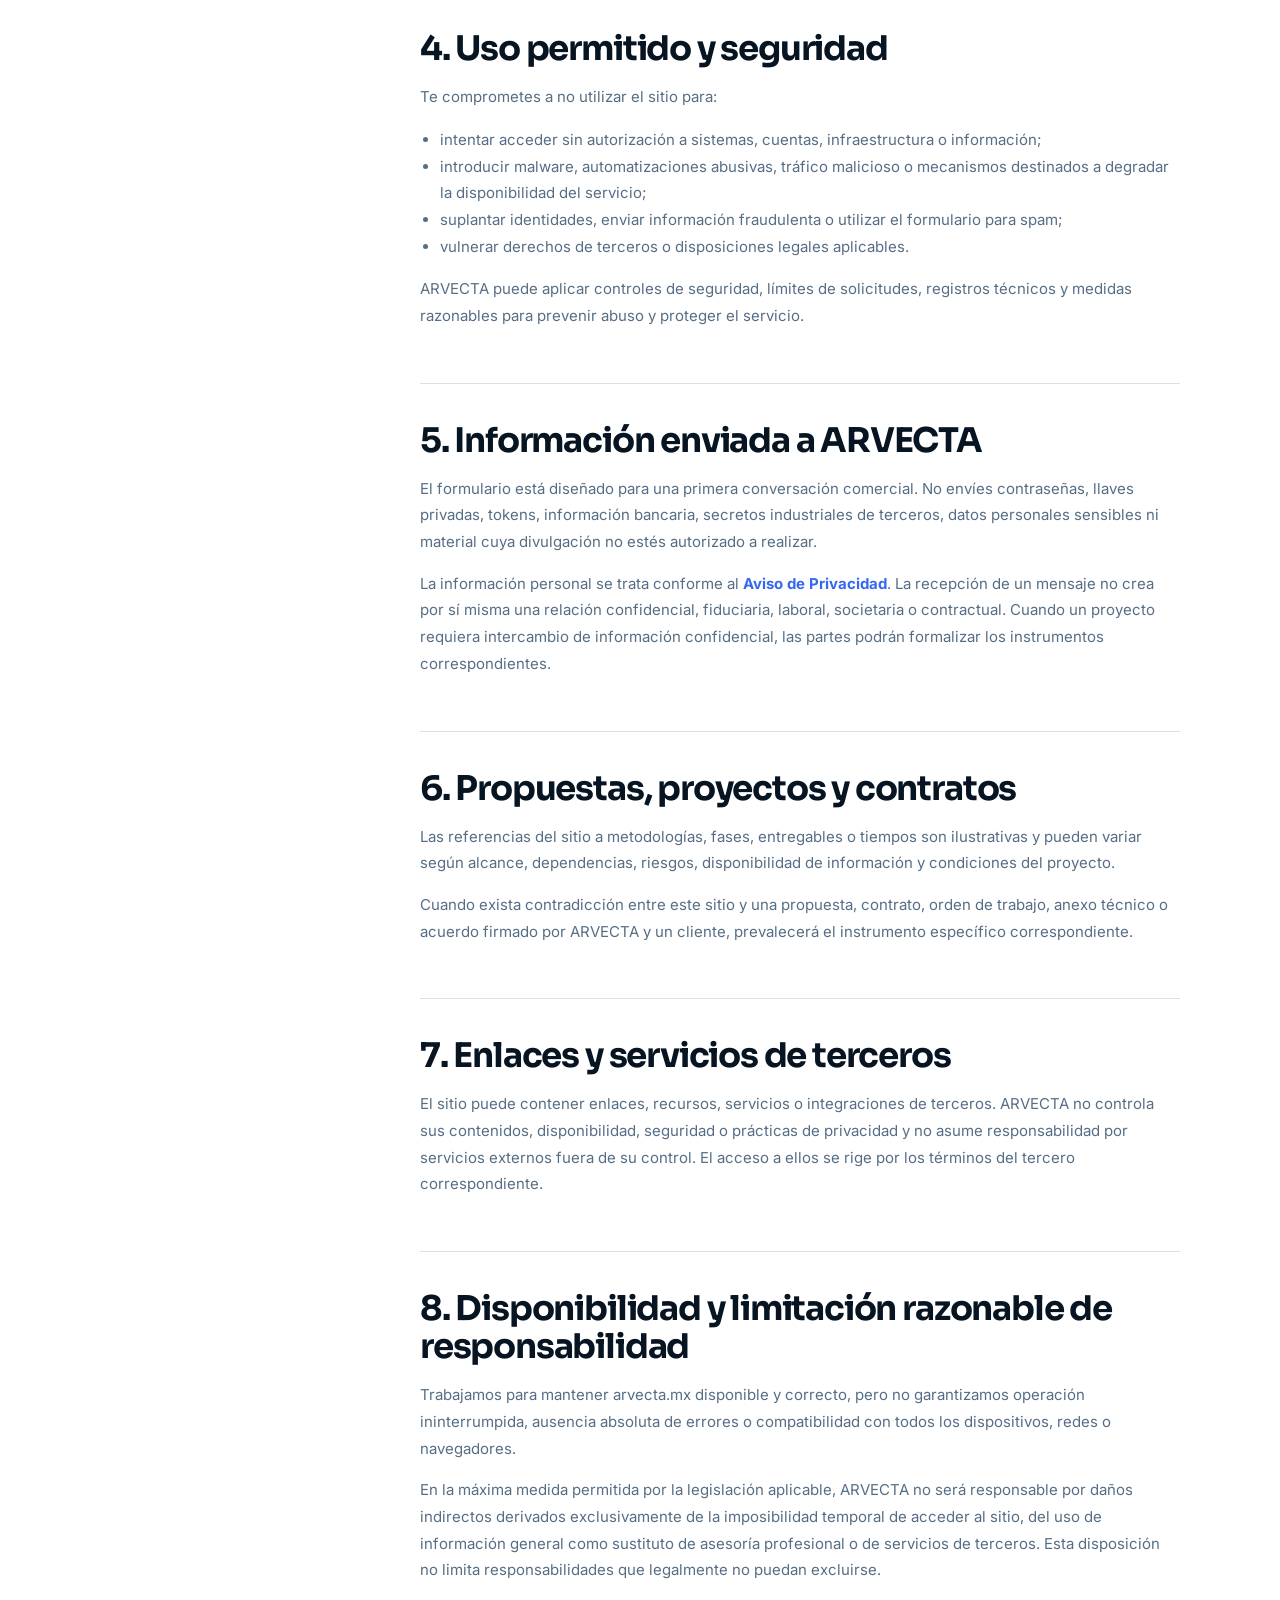
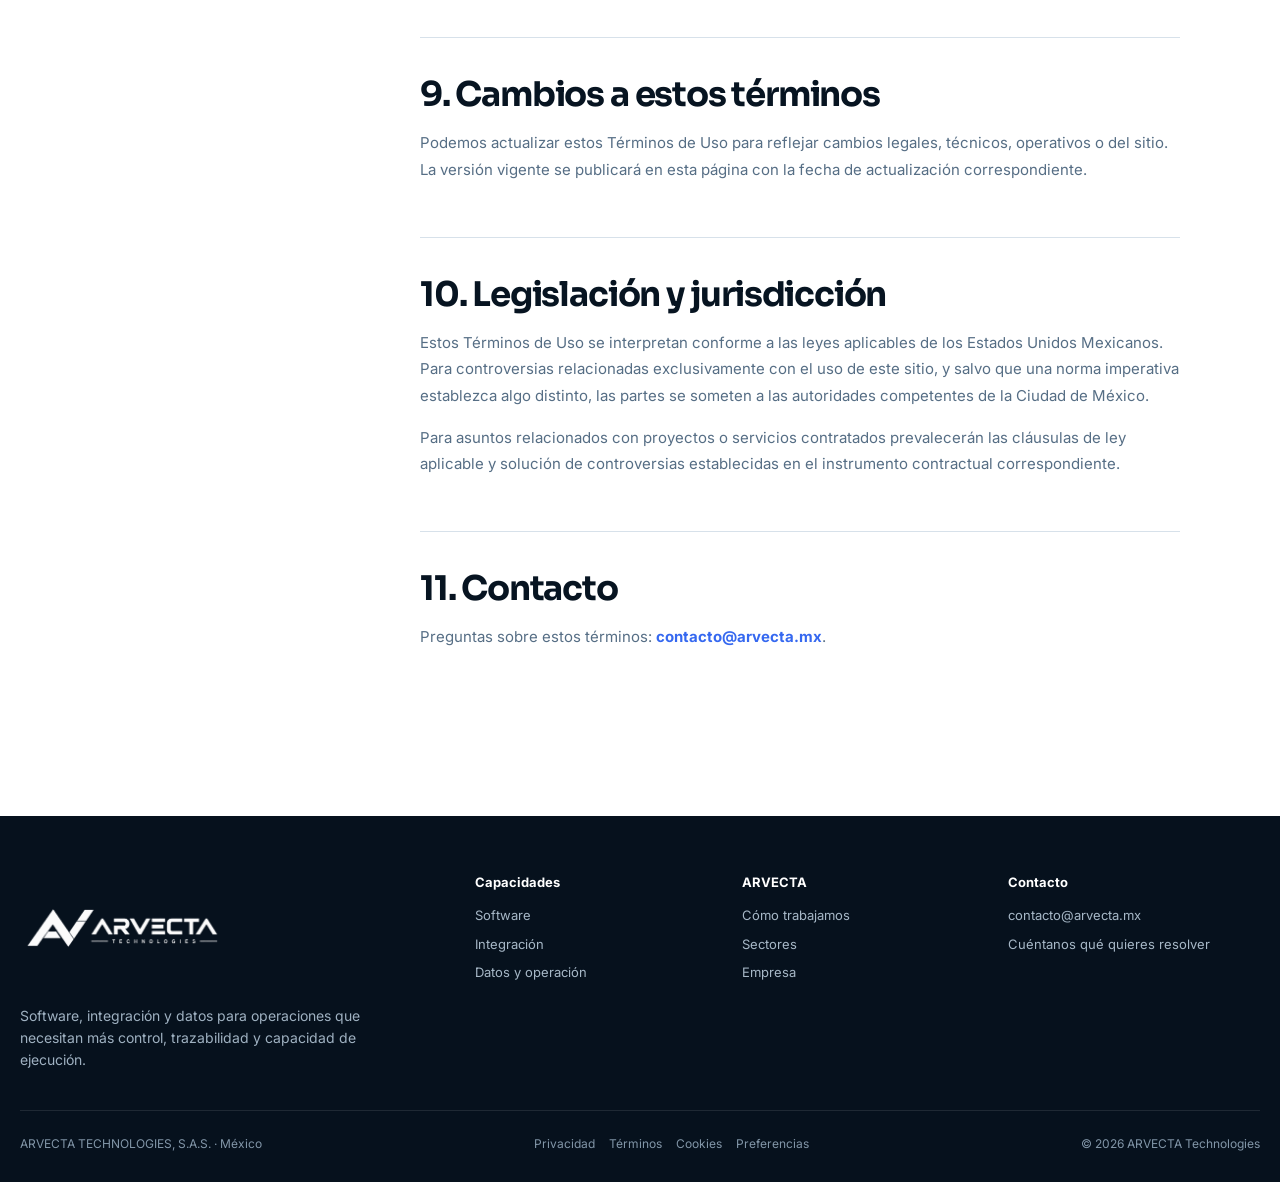
<file: terminos.html>
<!doctype html>
<html lang="es-MX">
<head>
  <meta charset="utf-8"><meta name="viewport" content="width=device-width,initial-scale=1">
  <title>Términos de Uso | ARVECTA Technologies</title>
  <meta name="description" content="Términos de Uso del sitio web arvecta.mx de ARVECTA TECHNOLOGIES, S.A.S.">
  <link rel="canonical" href="https://arvecta.mx/terminos.html"><meta name="theme-color" content="#071421">
  <link rel="icon" type="image/png" href="brand/arvecta-symbol.png"><link rel="manifest" href="site.webmanifest">
  <link rel="preconnect" href="https://fonts.googleapis.com"><link rel="preconnect" href="https://fonts.gstatic.com" crossorigin>
  <link href="https://fonts.googleapis.com/css2?family=IBM+Plex+Mono:wght@400;500;600&family=Inter:wght@400;500;600;700;800&family=Sora:wght@500;600;700&display=swap" rel="stylesheet">
  <link rel="stylesheet" href="assets/css/site-v3.css"><link rel="stylesheet" href="assets/css/site-v4.css"><link rel="stylesheet" href="assets/css/legal.css">
</head>
<body>
<a class="skip-link" href="#contenido">Saltar al contenido</a>
<header class="site-header"><div class="wrap nav"><a class="brand" href="/" aria-label="ARVECTA Technologies — Inicio"><img src="brand/arvecta-logo.png" alt="ARVECTA Technologies"></a><nav class="nav-links" aria-label="Principal"><a href="/#problemas">Qué resolvemos</a><a href="servicios.html">Capacidades</a><a href="/#metodo">Cómo trabajamos</a><a href="sectores.html">Sectores</a><a href="empresa.html">Empresa</a></nav><div class="nav-action"><a class="btn btn-primary" href="contacto.html">Cuéntanos qué quieres resolver</a><button class="menu-btn" type="button" aria-expanded="false" aria-label="Abrir menú" data-menu><span></span></button></div></div><nav class="wrap mobile-nav" data-mobile-nav aria-label="Navegación móvil"><a href="/#problemas">Qué resolvemos</a><a href="servicios.html">Capacidades</a><a href="/#metodo">Cómo trabajamos</a><a href="sectores.html">Sectores</a><a href="empresa.html">Empresa</a><a href="contacto.html">Contacto</a></nav></header>
<main id="contenido">
<section class="legal-hero"><div class="wrap"><span class="kicker kicker-light">Legal / Sitio web</span><h1>Términos de Uso</h1><p>Reglas aplicables al acceso y utilización de arvecta.mx. Los proyectos y servicios profesionales se rigen por sus propuestas y contratos específicos.</p><div class="legal-meta">Última actualización · 1 de septiembre de 2026</div></div></section>
<section class="legal-section"><div class="wrap legal-layout">
  <nav class="legal-nav" aria-label="Contenido de términos"><strong>Contenido</strong><a href="#aceptacion">Aceptación</a><a href="#sitio">Naturaleza del sitio</a><a href="#propiedad">Propiedad intelectual</a><a href="#uso">Uso permitido</a><a href="#proyectos">Proyectos</a><a href="#responsabilidad">Responsabilidad</a><a href="#ley">Ley aplicable</a></nav>
  <article class="legal-copy">
    <section id="aceptacion"><h2>1. Aceptación y responsable del sitio</h2><p>Este sitio es operado por <strong>ARVECTA TECHNOLOGIES, S.A.S.</strong> (“ARVECTA”), sociedad mexicana con domicilio en Calle Doctor José María Vértiz 418, interior B306, Colonia Doctores, C.P. 06720, Alcaldía Cuauhtémoc, Ciudad de México.</p><p>Al navegar en arvecta.mx utilizas el sitio conforme a estos Términos de Uso, al <a href="aviso-privacidad.html">Aviso de Privacidad</a> y a la <a href="cookies.html">Política de Cookies</a>. Si no estás de acuerdo, puedes dejar de utilizar el sitio.</p></section>
    <section id="sitio"><h2>2. Naturaleza informativa del sitio</h2><p>arvecta.mx presenta información general sobre ARVECTA, sus capacidades, sectores, activos y forma de trabajo. El contenido del sitio:</p><ul><li>no constituye por sí mismo una oferta irrevocable, contrato, cotización definitiva, asesoría legal, fiscal, financiera o regulatoria;</li><li>no obliga a ARVECTA a aceptar un proyecto ni garantiza disponibilidad, precio, plazo o resultado específico;</li><li>puede ser actualizado, ampliado, corregido o retirado sin previo aviso cuando resulte razonable.</li></ul><p>Una relación de servicios sólo se formaliza mediante la propuesta, orden, contrato u otro instrumento aceptado por las partes.</p></section>
    <section id="propiedad"><h2>3. Propiedad intelectual y uso de contenidos</h2><p>Salvo indicación distinta, las marcas, nombres comerciales, logotipos, diseños, textos, diagramas, código de presentación, elementos gráficos y demás contenidos propios de arvecta.mx pertenecen a ARVECTA o se utilizan con autorización.</p><p>Puedes consultar y compartir enlaces al sitio para fines legítimos. No puedes reproducir, redistribuir, comercializar, modificar, eliminar avisos de titularidad, extraer sistemáticamente contenido o presentar materiales de ARVECTA como propios sin autorización escrita, salvo los usos permitidos por la legislación aplicable.</p><p>Las marcas y contenidos de terceros mantienen la titularidad de sus respectivos propietarios.</p></section>
    <section id="uso"><h2>4. Uso permitido y seguridad</h2><p>Te comprometes a no utilizar el sitio para:</p><ul><li>intentar acceder sin autorización a sistemas, cuentas, infraestructura o información;</li><li>introducir malware, automatizaciones abusivas, tráfico malicioso o mecanismos destinados a degradar la disponibilidad del servicio;</li><li>suplantar identidades, enviar información fraudulenta o utilizar el formulario para spam;</li><li>vulnerar derechos de terceros o disposiciones legales aplicables.</li></ul><p>ARVECTA puede aplicar controles de seguridad, límites de solicitudes, registros técnicos y medidas razonables para prevenir abuso y proteger el servicio.</p></section>
    <section id="contacto"><h2>5. Información enviada a ARVECTA</h2><p>El formulario está diseñado para una primera conversación comercial. No envíes contraseñas, llaves privadas, tokens, información bancaria, secretos industriales de terceros, datos personales sensibles ni material cuya divulgación no estés autorizado a realizar.</p><p>La información personal se trata conforme al <a href="aviso-privacidad.html">Aviso de Privacidad</a>. La recepción de un mensaje no crea por sí misma una relación confidencial, fiduciaria, laboral, societaria o contractual. Cuando un proyecto requiera intercambio de información confidencial, las partes podrán formalizar los instrumentos correspondientes.</p></section>
    <section id="proyectos"><h2>6. Propuestas, proyectos y contratos</h2><p>Las referencias del sitio a metodologías, fases, entregables o tiempos son ilustrativas y pueden variar según alcance, dependencias, riesgos, disponibilidad de información y condiciones del proyecto.</p><p>Cuando exista contradicción entre este sitio y una propuesta, contrato, orden de trabajo, anexo técnico o acuerdo firmado por ARVECTA y un cliente, prevalecerá el instrumento específico correspondiente.</p></section>
    <section id="terceros"><h2>7. Enlaces y servicios de terceros</h2><p>El sitio puede contener enlaces, recursos, servicios o integraciones de terceros. ARVECTA no controla sus contenidos, disponibilidad, seguridad o prácticas de privacidad y no asume responsabilidad por servicios externos fuera de su control. El acceso a ellos se rige por los términos del tercero correspondiente.</p></section>
    <section id="responsabilidad"><h2>8. Disponibilidad y limitación razonable de responsabilidad</h2><p>Trabajamos para mantener arvecta.mx disponible y correcto, pero no garantizamos operación ininterrumpida, ausencia absoluta de errores o compatibilidad con todos los dispositivos, redes o navegadores.</p><p>En la máxima medida permitida por la legislación aplicable, ARVECTA no será responsable por daños indirectos derivados exclusivamente de la imposibilidad temporal de acceder al sitio, del uso de información general como sustituto de asesoría profesional o de servicios de terceros. Esta disposición no limita responsabilidades que legalmente no puedan excluirse.</p></section>
    <section id="cambios"><h2>9. Cambios a estos términos</h2><p>Podemos actualizar estos Términos de Uso para reflejar cambios legales, técnicos, operativos o del sitio. La versión vigente se publicará en esta página con la fecha de actualización correspondiente.</p></section>
    <section id="ley"><h2>10. Legislación y jurisdicción</h2><p>Estos Términos de Uso se interpretan conforme a las leyes aplicables de los Estados Unidos Mexicanos. Para controversias relacionadas exclusivamente con el uso de este sitio, y salvo que una norma imperativa establezca algo distinto, las partes se someten a las autoridades competentes de la Ciudad de México.</p><p>Para asuntos relacionados con proyectos o servicios contratados prevalecerán las cláusulas de ley aplicable y solución de controversias establecidas en el instrumento contractual correspondiente.</p></section>
    <section id="contacto-legal"><h2>11. Contacto</h2><p>Preguntas sobre estos términos: <a href="mailto:contacto@arvecta.mx?subject=T%C3%A9rminos%20de%20Uso">contacto@arvecta.mx</a>.</p></section>
  </article>
</div></section>
</main>
<footer class="footer"><div class="wrap footer-top"><div class="footer-brand"><img src="brand/arvecta-logo-white.png" alt="ARVECTA Technologies"><p>Software, integración y datos para operaciones que necesitan más control, trazabilidad y capacidad de ejecución.</p></div><div class="footer-col"><strong>Capacidades</strong><a href="servicios.html#software">Software</a><a href="servicios.html#integracion">Integración</a><a href="servicios.html#datos">Datos y operación</a></div><div class="footer-col"><strong>ARVECTA</strong><a href="/#metodo">Cómo trabajamos</a><a href="sectores.html">Sectores</a><a href="empresa.html">Empresa</a></div><div class="footer-col"><strong>Contacto</strong><a href="mailto:contacto@arvecta.mx">contacto@arvecta.mx</a><a href="contacto.html">Cuéntanos qué quieres resolver</a></div></div><div class="wrap footer-bottom"><span>ARVECTA TECHNOLOGIES, S.A.S. · México</span><nav class="footer-legal" aria-label="Legal"><a href="aviso-privacidad.html">Privacidad</a><a href="terminos.html">Términos</a><a href="cookies.html">Cookies</a><button type="button" data-cookie-settings>Preferencias</button></nav><span>© <span data-year></span> ARVECTA Technologies</span></div></footer>
<script src="assets/js/site-v3.js"></script>
</body></html>
</file>
<file: assets/css/site-v3.css>
:root{
  --ink:#071421;
  --navy:#0B1F33;
  --navy-2:#102A43;
  --navy-3:#153653;
  --blue:#3568F0;
  --blue-2:#2355D8;
  --teal:#17A6A1;
  --cyan:#59DAD4;
  --white:#FFFFFF;
  --cloud:#F4F7FA;
  --cloud-2:#EEF3F8;
  --mist:#E8EEF4;
  --line:#D7E1EA;
  --steel:#71859A;
  --text:#12263A;
  --soft:#566E85;
  --display:'Sora',Inter,system-ui,sans-serif;
  --sans:Inter,system-ui,-apple-system,BlinkMacSystemFont,'Segoe UI',sans-serif;
  --mono:'IBM Plex Mono',ui-monospace,SFMono-Regular,Menlo,monospace;
  --max:1260px;
  --shadow:0 28px 80px rgba(4,19,33,.14);
}
*{box-sizing:border-box}
html{scroll-behavior:smooth}
body{margin:0;background:var(--white);color:var(--text);font-family:var(--sans);line-height:1.58;-webkit-font-smoothing:antialiased}
a{color:inherit;text-decoration:none}
img{display:block;max-width:100%}
button,input,textarea,select{font:inherit}
.wrap{width:min(calc(100% - 40px),var(--max));margin:auto}
.skip-link{position:fixed;left:16px;top:-80px;z-index:200;background:white;color:var(--ink);padding:10px 14px;border-radius:8px;box-shadow:var(--shadow);font-weight:800}.skip-link:focus{top:16px}
:focus-visible{outline:3px solid rgba(53,104,240,.45);outline-offset:3px}

/* Header */
.site-header{position:sticky;top:0;z-index:90;background:rgba(255,255,255,.95);backdrop-filter:blur(18px);border-bottom:1px solid rgba(18,38,58,.08);transition:box-shadow .2s ease,background .2s ease}
.site-header.scrolled{box-shadow:0 8px 30px rgba(7,20,33,.08);background:rgba(255,255,255,.98)}
.nav{height:88px;display:grid;grid-template-columns:250px 1fr auto;align-items:center;gap:26px}
.brand{height:60px;display:flex;align-items:center;overflow:visible}
.brand img{width:210px;height:auto;object-fit:contain;object-position:left center}
.nav-links{display:flex;justify-content:center;align-items:center;gap:28px;font-size:14px;font-weight:750;color:var(--ink)}
.nav-links a{position:relative;padding:31px 0}.nav-links a:after{content:'';position:absolute;left:0;right:100%;bottom:21px;height:2px;background:linear-gradient(90deg,var(--blue),var(--teal));transition:.22s ease}.nav-links a:hover:after,.nav-links a.active:after{right:0}
.nav-action{display:flex;align-items:center;gap:12px}
.menu-btn{display:none;width:44px;height:44px;border:1px solid var(--line);border-radius:12px;background:white;align-items:center;justify-content:center;cursor:pointer}.menu-btn span,.menu-btn span:before,.menu-btn span:after{display:block;width:18px;height:2px;background:var(--ink);content:'';position:relative;transition:.2s}.menu-btn span:before{position:absolute;top:-6px}.menu-btn span:after{position:absolute;top:6px}.mobile-nav{display:none;padding:0 0 18px}.mobile-nav.open{display:grid;gap:10px}.mobile-nav a{padding:8px 0;font-weight:750}

/* Buttons */
.btn{display:inline-flex;align-items:center;justify-content:center;gap:9px;min-height:50px;padding:0 21px;border-radius:12px;border:1px solid transparent;font-weight:800;font-size:14px;transition:.2s ease;cursor:pointer}.btn:hover{transform:translateY(-1px)}
.btn-primary{background:var(--blue);color:white;box-shadow:0 14px 34px rgba(53,104,240,.24)}.btn-primary:hover{background:var(--blue-2)}
.btn-outline{border-color:rgba(255,255,255,.24);color:white;background:rgba(255,255,255,.04)}
.btn-light{background:white;color:var(--ink)}
.btn-dark{background:var(--ink);color:white}
.btn-text{padding:0;min-height:auto;color:var(--blue);border-radius:0}

/* Type */
.kicker{font-family:var(--mono);font-size:12px;letter-spacing:.12em;text-transform:uppercase;font-weight:600;color:var(--blue)}.kicker-light{color:#8DAEFF}
.display{margin:0;font-family:var(--display);font-size:clamp(52px,6vw,82px);font-weight:700;line-height:1.01;letter-spacing:-.055em;color:white;max-width:830px}
.h2{margin:9px 0 0;font-family:var(--display);font-size:clamp(38px,4vw,56px);font-weight:700;line-height:1.05;letter-spacing:-.045em;color:var(--ink)}.h2-light{color:white}
.h3{font-family:var(--display);font-size:clamp(27px,2.4vw,36px);line-height:1.08;letter-spacing:-.035em;margin:0;color:var(--ink)}
.lead{font-size:18px;color:var(--soft);max-width:760px;line-height:1.72}.lead-light{color:#B9C9D7}

/* Hero */
.hero{position:relative;isolation:isolate;background:var(--ink);color:white;min-height:735px;overflow:hidden}
.hero:before{content:'';position:absolute;inset:0;background-image:linear-gradient(rgba(255,255,255,.035) 1px,transparent 1px),linear-gradient(90deg,rgba(255,255,255,.035) 1px,transparent 1px);background-size:54px 54px;mask-image:linear-gradient(to bottom,black 0%,black 76%,transparent 100%);z-index:-3}
.hero:after{content:'';position:absolute;width:650px;height:650px;border-radius:50%;right:-260px;top:-220px;background:radial-gradient(circle,rgba(53,104,240,.28),rgba(53,104,240,0) 68%);z-index:-2}
.hero-inner{min-height:735px;display:grid;grid-template-columns:1.08fr .92fr;gap:56px;align-items:center;padding:86px 0 72px}
.hero-copy{position:relative;z-index:3}.hero-copy .sub{margin:28px 0 0;max-width:720px;font-size:19px;line-height:1.66;color:#B8CADB}.hero-copy .actions{display:flex;gap:12px;flex-wrap:wrap;margin-top:32px}
.hero-signal{display:flex;align-items:center;gap:12px;margin-bottom:26px;font-family:var(--mono);font-size:12px;color:#9CB8D3;letter-spacing:.08em}.hero-signal:before{content:'';width:42px;height:2px;background:linear-gradient(90deg,var(--blue),var(--teal))}
.hero-engine{position:relative;min-height:560px;display:flex;align-items:center;justify-content:center}.hero-engine:before{content:'';position:absolute;inset:9% -7% 3% 3%;border:1px solid rgba(255,255,255,.08);clip-path:polygon(9% 0,100% 0,91% 100%,0 100%)}.hero-engine img{position:relative;z-index:2;width:min(100%,650px);filter:drop-shadow(0 24px 50px rgba(0,0,0,.28))}.hero-caption{position:absolute;right:-2px;bottom:22px;z-index:3;width:300px;padding:18px 19px;background:rgba(9,29,47,.88);border:1px solid rgba(255,255,255,.13);backdrop-filter:blur(12px)}.hero-caption strong{display:block;font-family:var(--mono);font-size:11px;letter-spacing:.08em;text-transform:uppercase;color:#87A8FF;margin-bottom:8px}.hero-caption span{font-size:14px;color:#D0DBE5;line-height:1.55}

/* Diagnostic strip */
.diagnostic{position:relative;z-index:5;background:white;border-bottom:1px solid var(--line)}.diagnostic-grid{display:grid;grid-template-columns:1.12fr repeat(3,.76fr);align-items:stretch}.diagnostic-intro{padding:31px 36px 31px 0;border-right:1px solid var(--line)}.diagnostic-intro strong{display:block;font-family:var(--display);font-size:21px;line-height:1.34;letter-spacing:-.02em;color:var(--ink)}.diagnostic-intro span{display:block;margin-top:5px;font-size:14px;color:var(--soft)}.trigger{padding:31px 28px;border-right:1px solid var(--line);display:flex;gap:13px;align-items:flex-start}.trigger:last-child{border-right:none}.trigger i{font-style:normal;font-family:var(--mono);font-size:11px;color:var(--blue);padding-top:4px}.trigger strong{font-size:15px;line-height:1.38;color:var(--ink)}

/* Shared section */
.section{padding:104px 0}.section-soft{background:var(--cloud)}.section-dark{background:var(--navy);color:white}.section-head{display:grid;grid-template-columns:.92fr 1.08fr;gap:72px;align-items:end;margin-bottom:56px}.section-head p{margin:0;color:var(--soft);font-size:17px;line-height:1.75}.section-dark .section-head p{color:#B8C9D8}

/* Problems */
.problem-list{border-top:1px solid var(--line)}.problem-row{display:grid;grid-template-columns:95px 1.04fr 1fr;gap:34px;align-items:start;padding:38px 0;border-bottom:1px solid var(--line)}.problem-num{font-family:var(--mono);font-size:12px;color:var(--blue);padding-top:5px;line-height:1.5}.problem-row h3{margin:0;font-family:var(--display);font-size:clamp(26px,2.35vw,35px);font-weight:650;letter-spacing:-.035em;line-height:1.08;color:var(--ink)}.problem-row p{margin:0;color:var(--soft);max-width:640px;font-size:16px;line-height:1.7}.problem-outcome{font-family:var(--mono);font-size:11px;line-height:1.65;text-transform:uppercase;letter-spacing:.055em;color:var(--teal);margin-top:14px}

/* Capabilities */
.capability-stack{border-top:1px solid rgba(255,255,255,.13)}.capability-row{display:grid;grid-template-columns:100px .9fr 1.1fr;gap:38px;padding:42px 0;border-bottom:1px solid rgba(255,255,255,.13);align-items:start}.capability-row .cap-num{font-family:var(--mono);font-size:13px;color:#82A5FF}.capability-row h3{margin:0;font-family:var(--display);font-size:clamp(30px,3vw,42px);font-weight:650;line-height:1.06;letter-spacing:-.04em;color:white}.capability-row p{margin:0 0 18px;color:#B9CAD8;line-height:1.68}.cap-list{display:grid;grid-template-columns:repeat(2,minmax(0,1fr));gap:9px 18px}.cap-list span{font-size:13px;color:#E1EAF2;padding:10px 0;border-bottom:1px solid rgba(255,255,255,.08)}

/* Sequence */
.sequence{display:grid;grid-template-columns:250px 1fr;gap:54px}.sequence-rail{padding-left:24px;border-left:2px solid var(--line)}.sequence-rail strong{display:block;font-family:var(--display);font-size:27px;line-height:1.13;letter-spacing:-.03em;color:var(--ink)}.sequence-rail p{color:var(--soft);font-size:14px}.sequence-steps{display:grid;border-top:1px solid var(--line)}.sequence-step{display:grid;grid-template-columns:120px 1fr 250px;gap:28px;padding:31px 0;border-bottom:1px solid var(--line);align-items:start}.sequence-step .phase{font-family:var(--mono);font-size:11px;letter-spacing:.08em;color:var(--blue);text-transform:uppercase}.sequence-step h3{margin:0;font-family:var(--display);font-size:27px;letter-spacing:-.03em;color:var(--ink)}.sequence-step h3 small{display:block;margin-top:5px;font-family:var(--mono);font-size:10px;font-weight:500;letter-spacing:.08em;text-transform:uppercase;color:var(--steel)}.sequence-step p{margin:9px 0 0;color:var(--soft);line-height:1.68}.sequence-meta{font-family:var(--mono);font-size:11px;color:var(--steel);line-height:1.8;text-transform:uppercase;letter-spacing:.04em}

/* Execution discipline */
.reliability{display:grid;grid-template-columns:1fr 1fr;min-height:520px}.reliability-copy{background:var(--ink);color:white;padding:74px max(42px,calc((100vw - var(--max))/2));padding-right:66px}.reliability-copy h2{margin:9px 0 20px;font-family:var(--display);font-size:clamp(40px,4vw,56px);font-weight:700;line-height:1.04;letter-spacing:-.045em}.reliability-copy p{color:#BBC9D6;max-width:620px;font-size:16px;line-height:1.72}.reliability-grid{background:#102A43;padding:60px max(42px,calc((100vw - var(--max))/2));padding-left:64px;display:grid;grid-template-columns:1fr 1fr}.reliability-item{padding:29px;border-left:1px solid rgba(255,255,255,.12);border-bottom:1px solid rgba(255,255,255,.12)}.reliability-item:nth-child(even){border-right:1px solid rgba(255,255,255,.12)}.reliability-item b{font-family:var(--mono);font-size:11px;color:#81A5FF;letter-spacing:.08em}.reliability-item strong{display:block;color:white;font-family:var(--display);font-size:20px;margin:10px 0 7px}.reliability-item span{color:#B1C2D1;font-size:14px;line-height:1.62}

/* Sectors */
.sector-layout{display:grid;grid-template-columns:.82fr 1.18fr;gap:74px;align-items:start}.sector-intro{position:sticky;top:130px}.sector-intro p{color:var(--soft);line-height:1.72}.sector-list{border-top:1px solid var(--line)}.sector-row{display:grid;grid-template-columns:70px 1fr;gap:24px;padding:31px 0;border-bottom:1px solid var(--line)}.sector-row .n{font-family:var(--mono);font-size:12px;color:var(--blue)}.sector-row h3{margin:0;font-family:var(--display);font-size:25px;letter-spacing:-.025em;color:var(--ink)}.sector-row p{margin:8px 0 0;color:var(--soft);line-height:1.7}

/* Compact own-assets band */
.assets-band{background:var(--cloud);border-top:1px solid var(--line);border-bottom:1px solid var(--line)}.assets-row{min-height:132px;display:grid;grid-template-columns:1.3fr .85fr .85fr;align-items:center;gap:32px}.assets-intro strong{display:block;font-family:var(--display);font-size:24px;letter-spacing:-.025em;color:var(--ink)}.assets-intro span{display:block;margin-top:4px;color:var(--soft);font-size:14px}.asset-link{padding-left:28px;border-left:1px solid var(--line)}.asset-link small{display:block;font-family:var(--mono);font-size:10px;color:var(--blue);text-transform:uppercase;letter-spacing:.08em}.asset-link b{display:block;margin-top:6px;font-family:var(--display);font-size:21px;color:var(--ink)}

/* Company */
.company{background:var(--ink);padding:104px 0;color:white;overflow:hidden;position:relative}.company:before{content:'';position:absolute;left:-120px;bottom:-190px;width:640px;height:640px;border:1px solid rgba(255,255,255,.06);transform:rotate(35deg)}.company-grid{position:relative;display:grid;grid-template-columns:.88fr 1.12fr;gap:82px;align-items:center}.company-brand{min-height:420px;border:1px solid rgba(255,255,255,.12);display:flex;align-items:center;justify-content:center;padding:54px;background:linear-gradient(145deg,#0B2136,#071421)}.company-brand img{width:min(100%,560px);height:auto}.company-copy h2{margin:12px 0 20px;font-family:var(--display);font-size:clamp(40px,4.3vw,60px);font-weight:700;line-height:1.03;letter-spacing:-.05em}.company-copy p{color:#BAC9D6;font-size:17px;line-height:1.7}.company-principles{margin-top:27px;border-top:1px solid rgba(255,255,255,.12)}.principle{display:grid;grid-template-columns:34px 1fr;gap:12px;padding:15px 0;border-bottom:1px solid rgba(255,255,255,.1);font-size:14px;color:#D7E1EA}.principle span:first-child{font-family:var(--mono);font-size:11px;color:#7EA4FF;padding-top:3px}.company-actions{margin-top:24px;display:flex;gap:12px;flex-wrap:wrap}

/* Contact */
.contact{padding:92px 0;background:white}.contact-panel{display:grid;grid-template-columns:1.2fr .8fr;border-top:3px solid var(--blue);background:var(--cloud);min-height:480px}.contact-main{padding:54px 58px}.contact-main h2{margin:12px 0 19px;font-family:var(--display);font-size:clamp(40px,4.5vw,58px);font-weight:700;line-height:1.05;letter-spacing:-.045em;color:var(--ink)}.contact-main p{color:var(--soft);max-width:740px;font-size:16px;line-height:1.72}.contact-side{background:var(--navy);color:white;padding:54px 48px;display:flex;flex-direction:column;justify-content:space-between}.contact-side small{display:block;font-family:var(--mono);text-transform:uppercase;letter-spacing:.1em;color:#90B0D2}.contact-side .mail{display:block;font-family:var(--display);font-size:clamp(24px,2.4vw,34px);font-weight:650;margin:13px 0 14px}.contact-side p{color:#B7C8D7;font-size:14px;line-height:1.62}.contact-hints{display:grid;grid-template-columns:repeat(2,1fr);gap:10px;margin-top:26px}.contact-hints span{border-top:1px solid rgba(255,255,255,.14);padding-top:10px;font-family:var(--mono);font-size:10px;letter-spacing:.05em;color:#AFC2D4;text-transform:uppercase}

/* Footer */
.footer{background:#06111D;color:#A7B8C7;padding:56px 0 28px}.footer-top{display:grid;grid-template-columns:1.3fr .7fr .7fr .8fr;gap:46px;padding-bottom:38px;border-bottom:1px solid rgba(255,255,255,.1)}.footer-brand img{width:205px;height:auto;margin-bottom:18px}.footer-brand p{max-width:390px;margin:0;color:#9FB1C1;font-size:14px}.footer-col strong{display:block;color:white;font-size:13px;margin-bottom:13px}.footer-col a{display:block;font-size:13px;margin:8px 0;color:#A7B8C7}.footer-col a:hover{color:white}.footer-bottom{display:flex;justify-content:space-between;gap:24px;padding-top:24px;font-size:12px;color:#8296A8}

/* Secondary pages */
.page-hero{position:relative;background:var(--ink);color:white;padding:98px 0 86px;overflow:hidden}.page-hero:after{content:'';position:absolute;right:-140px;top:-140px;width:480px;height:480px;border-radius:50%;background:radial-gradient(circle,rgba(53,104,240,.24),rgba(53,104,240,0) 70%)}.page-hero-grid{position:relative;z-index:2;display:grid;grid-template-columns:1.1fr .9fr;gap:70px;align-items:end}.page-hero h1{font-family:var(--display);font-size:clamp(48px,5.5vw,76px);line-height:1.02;letter-spacing:-.055em;margin:14px 0 0}.page-hero p{margin:0;color:#B9C9D7;font-size:18px;line-height:1.72}.detail-grid{display:grid;grid-template-columns:repeat(3,1fr);border-top:1px solid var(--line);border-left:1px solid var(--line)}.detail-card{padding:34px;border-right:1px solid var(--line);border-bottom:1px solid var(--line);min-height:290px}.detail-card small{font-family:var(--mono);color:var(--blue);font-size:11px;letter-spacing:.08em}.detail-card h3{font-family:var(--display);font-size:26px;line-height:1.08;letter-spacing:-.03em;margin:18px 0 12px}.detail-card p{color:var(--soft);font-size:15px}.detail-card ul{list-style:none;padding:0;margin:18px 0 0;display:grid;gap:8px}.detail-card li{font-size:13px;color:var(--text);padding-top:8px;border-top:1px solid var(--line)}
.page-section{padding:90px 0}.page-section-soft{background:var(--cloud)}
.contact-form{display:grid;gap:16px}.field-grid{display:grid;grid-template-columns:1fr 1fr;gap:16px}.field{display:grid;gap:7px}.field label{font-size:12px;font-weight:800;color:var(--text)}.field input,.field textarea,.field select{width:100%;border:1px solid var(--line);border-radius:10px;padding:13px 14px;background:white;color:var(--text)}.field textarea{min-height:160px;resize:vertical}.form-note{font-size:12px;color:var(--steel)}

/* Motion */
.reveal{opacity:0;transform:translateY(18px);transition:opacity .6s ease,transform .6s ease}.reveal.in{opacity:1;transform:none}

@media(max-width:1100px){
  .nav{grid-template-columns:220px 1fr auto}.nav-links{gap:20px}.brand img{width:190px}
  .hero-inner{grid-template-columns:1fr;gap:20px;padding-top:72px}.hero-engine{min-height:460px}.hero-caption{right:5%;bottom:10px}
  .diagnostic-grid{grid-template-columns:1fr 1fr}.diagnostic-intro{border-bottom:1px solid var(--line)}.trigger:nth-child(2){border-bottom:1px solid var(--line)}
  .reliability{grid-template-columns:1fr}.reliability-copy,.reliability-grid{padding-left:max(28px,calc((100vw - var(--max))/2));padding-right:max(28px,calc((100vw - var(--max))/2))}
  .footer-top{grid-template-columns:1fr 1fr}
}
@media(max-width:900px){
  .nav-links{display:none}.menu-btn{display:inline-flex}.nav{grid-template-columns:1fr auto}.nav-action .btn{display:none}.brand img{width:185px}
  .section-head,.company-grid,.sector-layout,.page-hero-grid{grid-template-columns:1fr;gap:28px}.sector-intro{position:static}.problem-row{grid-template-columns:78px 1fr}.problem-row p{grid-column:2}.capability-row{grid-template-columns:70px 1fr}.capability-row>div:last-child{grid-column:2}.sequence{grid-template-columns:1fr}.sequence-rail{max-width:420px}.sequence-step{grid-template-columns:90px 1fr}.sequence-meta{grid-column:2}.assets-row{grid-template-columns:1fr 1fr}.assets-intro{grid-column:1/-1;padding-top:26px}.asset-link{padding:18px 0 26px;border-left:0;border-top:1px solid var(--line)}.contact-panel{grid-template-columns:1fr}.detail-grid{grid-template-columns:1fr 1fr}
}
@media(max-width:640px){
  .wrap{width:min(calc(100% - 28px),var(--max))}.nav{height:76px}.brand{height:52px}.brand img{width:170px}
  .hero{min-height:auto}.hero-inner{min-height:auto;padding:58px 0 48px}.display{font-size:clamp(43px,13vw,60px)}.hero-copy .sub{font-size:17px}.hero-engine{min-height:365px}.hero-caption{position:relative;right:auto;bottom:auto;width:auto;margin-top:-18px}.hero-engine{display:block}.hero-engine img{margin:auto}
  .diagnostic-grid{grid-template-columns:1fr}.diagnostic-intro,.trigger{border-right:0;border-bottom:1px solid var(--line);padding:24px 0}.trigger:last-child{border-bottom:0}.section{padding:76px 0}.section-head{margin-bottom:38px}.h2{font-size:clamp(35px,10vw,46px)}
  .problem-row{grid-template-columns:1fr;gap:12px;padding:30px 0}.problem-row p,.problem-row>div:nth-child(2){grid-column:auto}.problem-num{padding:0}.capability-row{grid-template-columns:1fr;gap:13px}.capability-row>div:last-child{grid-column:auto}.cap-list{grid-template-columns:1fr}.sequence-step{grid-template-columns:1fr;gap:11px}.sequence-meta{grid-column:auto}.reliability-grid{grid-template-columns:1fr}.reliability-item,.reliability-item:nth-child(even){border-right:1px solid rgba(255,255,255,.12)}.assets-row{grid-template-columns:1fr}.asset-link{padding-left:0}.company{padding:76px 0}.company-brand{min-height:270px;padding:34px}.contact{padding:70px 0}.contact-main,.contact-side{padding:34px 26px}.contact-hints{grid-template-columns:1fr}.footer-top{grid-template-columns:1fr;gap:26px}.footer-bottom{display:block}.footer-bottom span{display:block;margin-top:5px}.detail-grid{grid-template-columns:1fr}.field-grid{grid-template-columns:1fr}.page-hero{padding:74px 0 64px}
}
@media(prefers-reduced-motion:reduce){html{scroll-behavior:auto}.reveal{opacity:1;transform:none;transition:none}.btn,.site-header{transition:none}}
</file>
<file: assets/css/site-v4.css>
/* ARVECTA site v4 — refinement layer over site-v3.css */
:root{--section-tight:84px}

/* Editorial hierarchy: hero dominates, sections support */
.section{padding:var(--section-tight) 0}
.h2{font-size:clamp(34px,3.65vw,50px);line-height:1.045;letter-spacing:-.042em}
.reliability-copy h2{font-size:clamp(36px,3.65vw,50px)}
.company-copy h2{font-size:clamp(38px,4vw,54px)}
.page-section{padding:82px 0}
.page-hero h1{font-size:clamp(40px,5vw,66px)}

/* Diagnostic strip has enough weight to act as a qualification device */
.diagnostic-intro{padding-top:30px;padding-bottom:30px}
.diagnostic-intro strong{font-size:21px}
.trigger{padding:30px 28px}
.trigger strong{font-size:15.5px;line-height:1.38}
.trigger i{font-size:12px}

/* Shorter, more decisive home */
.problem-row{padding:31px 0}
.capability-row{padding:36px 0}
.sequence-step{padding:25px 0}
.sector-row{padding:27px 0}

/* Links that make the information architecture visible from home */
.section-link{display:inline-flex;align-items:center;gap:8px;margin-top:24px;color:var(--blue);font-weight:800;font-size:14px}
.section-link:after{content:'→';font-size:18px;line-height:1}
.section-dark .section-link{color:#9CB8FF}

/* Execution proof band */
.assets-band{background:var(--cloud-2);border-top:1px solid var(--line);border-bottom:1px solid var(--line)}
.assets-row{grid-template-columns:1.25fr .75fr .75fr;padding:30px 0}
.assets-intro{max-width:520px}
.assets-intro strong{font-size:22px}
.assets-intro span{margin-top:6px;line-height:1.55}
.asset-link{position:relative;min-height:92px;display:flex;flex-direction:column;justify-content:center;padding-right:28px}
.asset-link:after{content:'→';position:absolute;right:0;top:50%;transform:translateY(-50%);color:var(--blue);font-size:19px}
.asset-link b{font-size:21px}

/* Company panel: brand mark supports an operating system, it is not the entire content */
.company-grid{grid-template-columns:.95fr 1.05fr;gap:72px}
.company-system{position:relative;min-height:470px;border:1px solid rgba(255,255,255,.12);background:linear-gradient(145deg,#0B2136,#071421);padding:44px;display:flex;flex-direction:column;justify-content:space-between;overflow:hidden}
.company-system:before{content:'';position:absolute;inset:0;background-image:linear-gradient(rgba(255,255,255,.035) 1px,transparent 1px),linear-gradient(90deg,rgba(255,255,255,.035) 1px,transparent 1px);background-size:44px 44px;mask-image:linear-gradient(135deg,black,transparent 78%)}
.company-system>*{position:relative;z-index:1}
.company-system-logo{width:190px;max-height:66px;object-fit:contain;object-position:left center}
.company-system-label{font-family:var(--mono);font-size:11px;letter-spacing:.12em;text-transform:uppercase;color:#86A8FF}
.system-layers{margin-top:42px;border-top:1px solid rgba(255,255,255,.15)}
.system-layer{display:grid;grid-template-columns:92px 1fr;gap:22px;padding:18px 0;border-bottom:1px solid rgba(255,255,255,.12)}
.system-layer span{font-family:var(--mono);font-size:11px;letter-spacing:.08em;color:#7FA4FF}
.system-layer strong{font-family:var(--display);font-size:19px;color:#fff}
.system-foot{font-family:var(--mono);font-size:10px;line-height:1.7;letter-spacing:.08em;color:#8199B1;text-transform:uppercase;margin-top:24px}

/* Human accountability without inventing biographies or clients */
.accountability{margin-top:28px;padding:22px 0 0;border-top:1px solid rgba(255,255,255,.12);display:grid;grid-template-columns:34px 1fr;gap:12px;color:#D9E4EC;font-size:14px}
.accountability b{font-family:var(--mono);font-size:11px;color:#7EA4FF;padding-top:3px}
.accountability-light{border-top-color:var(--line);color:var(--text)}

/* Compact evidence cards on company page */
.evidence-grid{display:grid;grid-template-columns:repeat(3,1fr);border:1px solid var(--line);background:white}
.evidence-item{padding:30px;border-right:1px solid var(--line)}
.evidence-item:last-child{border-right:0}
.evidence-item small{font-family:var(--mono);font-size:10px;letter-spacing:.1em;text-transform:uppercase;color:var(--blue)}
.evidence-item h3{font-family:var(--display);font-size:22px;letter-spacing:-.03em;margin:12px 0 8px;color:var(--ink)}
.evidence-item p{margin:0;color:var(--soft);font-size:14px}

/* Legal footer and privacy controls */
.footer-bottom{align-items:center;flex-wrap:wrap}
.footer-legal{display:flex;align-items:center;justify-content:center;gap:14px;flex-wrap:wrap}
.footer-legal a,.footer-legal button{color:#8296A8;font-size:12px;background:none;border:0;padding:0;cursor:pointer;font-family:inherit}
.footer-legal a:hover,.footer-legal button:hover{color:#fff}
.cookie-banner{position:fixed;z-index:300;left:18px;right:18px;bottom:18px;background:#fff;border:1px solid var(--line);box-shadow:0 22px 70px rgba(4,19,33,.24);border-radius:16px}
.cookie-banner-inner{width:min(100%,1180px);margin:auto;padding:20px 22px;display:grid;grid-template-columns:1fr auto;gap:28px;align-items:center}
.cookie-copy strong{display:block;font-family:var(--display);font-size:17px;color:var(--ink);margin-bottom:5px}
.cookie-copy p{margin:0;color:var(--soft);font-size:13px;line-height:1.55;max-width:760px}
.cookie-copy a{color:var(--blue);font-weight:700;font-size:12px}
.cookie-actions{display:flex;gap:10px;align-items:center;flex-wrap:wrap;justify-content:flex-end}
.cookie-btn-secondary{background:#fff;border-color:var(--line);color:var(--ink);box-shadow:none}
.cookie-btn-secondary:hover{background:var(--cloud)}

/* Consistent primary conversion language */
.btn-primary,.btn-light{white-space:nowrap}

@media(max-width:980px){
  .assets-row{grid-template-columns:1fr 1fr}
  .assets-intro{grid-column:1/-1;padding-bottom:8px}
  .company-grid{grid-template-columns:1fr;gap:42px}
  .company-system{min-height:390px}
  .evidence-grid{grid-template-columns:1fr}
  .evidence-item{border-right:0;border-bottom:1px solid var(--line)}
  .evidence-item:last-child{border-bottom:0}
  .cookie-banner-inner{grid-template-columns:1fr;gap:14px}.cookie-actions{justify-content:flex-start}
}
@media(max-width:720px){
  :root{--section-tight:66px}
  .h2{font-size:clamp(32px,10vw,44px)}
  .assets-row{grid-template-columns:1fr}
  .asset-link{border-top:1px solid var(--line);padding:18px 28px 18px 0}
  .company-system{padding:30px;min-height:360px}
  .system-layer{grid-template-columns:76px 1fr}
  .cookie-banner{left:10px;right:10px;bottom:10px}.cookie-banner-inner{padding:17px}.cookie-actions{display:grid;grid-template-columns:1fr}.cookie-actions .btn{width:100%}.footer-legal{justify-content:flex-start;margin-top:9px}
}
</file>
<file: assets/css/site-v5.css>
/* ARVECTA site v5 — leadership, professional trajectory and commercial proof */

/* Leadership */
.leadership-section{background:#fff}
.leadership-grid{display:grid;grid-template-columns:1fr 1fr;gap:22px}
.leader-card{display:grid;grid-template-columns:180px 1fr;gap:28px;min-height:430px;padding:28px;border:1px solid var(--line);background:linear-gradient(180deg,#fff 0%,#F7FAFC 100%);position:relative;overflow:hidden}
.leader-card:before{content:'';position:absolute;right:-120px;top:-120px;width:270px;height:270px;border:1px solid rgba(53,104,240,.10);transform:rotate(35deg)}
.leader-card>*{position:relative;z-index:1}
.leader-photo{position:relative;min-height:100%;overflow:hidden;background:var(--navy-2)}
.leader-photo:after{content:'';position:absolute;inset:55% 0 0;background:linear-gradient(180deg,transparent,rgba(7,20,33,.88));pointer-events:none}
.leader-photo img{width:100%;height:100%;min-height:370px;object-fit:cover;object-position:center center}
.leader-photo span{position:absolute;z-index:2;left:16px;right:16px;bottom:16px;font-family:var(--mono);font-size:9px;line-height:1.45;letter-spacing:.10em;color:#DCE8FF;text-transform:uppercase}
.leader-body{align-self:center}
.leader-body h3{margin:0;font-family:var(--display);font-size:clamp(26px,2.3vw,33px);line-height:1.08;letter-spacing:-.035em;color:var(--ink)}
.leader-role{margin:8px 0 18px;font-family:var(--mono);font-size:11px;letter-spacing:.08em;text-transform:uppercase;color:var(--teal);font-weight:600}
.leader-body p{margin:0;color:var(--soft);font-size:14px;line-height:1.7}
.leader-focus{display:flex;flex-wrap:wrap;gap:8px;margin-top:22px}
.leader-focus span{border:1px solid var(--line);background:#fff;padding:8px 10px;font-size:10px;font-weight:750;color:var(--text)}
.multidisciplinary{margin-top:22px;display:grid;grid-template-columns:42px 1fr;gap:16px;align-items:center;padding:22px 26px;background:var(--ink);color:#D8E4EE}
.multidisciplinary img{width:34px;height:34px;object-fit:contain}
.multidisciplinary strong{color:#fff}
.multidisciplinary span{color:#63DED8;font-weight:750}

/* Professional trajectory / project evidence */
.experience-section{background:var(--cloud)}
.experience-grid{display:grid;grid-template-columns:repeat(3,1fr);border-top:1px solid var(--line);border-left:1px solid var(--line);background:#fff}
.experience-card{min-height:300px;padding:30px;border-right:1px solid var(--line);border-bottom:1px solid var(--line);display:flex;flex-direction:column}
.experience-card small{font-family:var(--mono);font-size:10px;letter-spacing:.10em;text-transform:uppercase;color:var(--blue)}
.experience-card h3{font-family:var(--display);font-size:22px;line-height:1.12;letter-spacing:-.025em;color:var(--ink);margin:14px 0 5px}
.experience-project{font-family:var(--mono);font-size:11px;letter-spacing:.04em;color:var(--teal);font-weight:600;text-transform:uppercase;margin-bottom:18px}
.experience-card p{margin:0;color:var(--soft);font-size:14px;line-height:1.65}
.experience-card:after{content:'EXPERIENCIA / TRAYECTORIA';margin-top:auto;padding-top:22px;font-family:var(--mono);font-size:9px;letter-spacing:.09em;color:#8A9CAE}
.experience-note{margin-top:24px;padding:20px 22px;border-left:3px solid var(--teal);background:#fff;color:var(--soft);font-size:13px;line-height:1.7}
.experience-note strong{color:var(--ink)}

/* Company page navigation within content */
.company-anchor-nav{display:flex;gap:10px;flex-wrap:wrap;margin-top:30px}
.company-anchor-nav a{display:inline-flex;align-items:center;min-height:42px;padding:0 14px;border:1px solid rgba(255,255,255,.20);color:#E6EEF5;font-size:12px;font-weight:750}
.company-anchor-nav a:hover{background:rgba(255,255,255,.06)}

/* Two commercial entry points: government and business */
.market-doors{background:#071421;color:#fff;position:relative;overflow:hidden}
.market-doors:after{content:'';position:absolute;right:-180px;top:-180px;width:560px;height:560px;border:1px solid rgba(89,218,212,.10);transform:rotate(35deg)}
.market-doors .section-head{position:relative;z-index:1}
.market-doors .section-head p{color:#B8C9D8}
.door-grid{position:relative;z-index:1;display:grid;grid-template-columns:1fr 1fr;gap:22px}
.door-card{min-height:430px;padding:38px;border:1px solid rgba(255,255,255,.13);display:flex;flex-direction:column;background:#102A43}
.door-card--government{background:#F7FAFC;color:var(--ink);border-color:#D7E1EA}
.door-card small{font-family:var(--mono);font-size:10px;letter-spacing:.12em;text-transform:uppercase;color:#80A6FF}
.door-card--government small{color:var(--blue)}
.door-card h3{font-family:var(--display);font-size:clamp(30px,3vw,42px);line-height:1.05;letter-spacing:-.04em;margin:16px 0 9px}
.door-card .door-sub{font-size:17px;font-weight:750;color:#67DDD7;margin-bottom:20px}
.door-card--government .door-sub{color:var(--blue)}
.door-card p{margin:0;color:#B9CAD8;line-height:1.7;max-width:560px}
.door-card--government p{color:var(--soft)}
.door-list{display:grid;margin-top:auto;padding-top:28px}
.door-list span{padding:13px 0;border-top:1px solid rgba(255,255,255,.11);font-size:13px;font-weight:700}
.door-card--government .door-list span{border-top-color:var(--line)}

/* AI applied — kept operational rather than generic */
.ai-applied{background:linear-gradient(145deg,#081827,#0B2136);color:#fff;position:relative;overflow:hidden}
.ai-applied:after{content:'';position:absolute;right:-190px;bottom:-240px;width:620px;height:620px;border-radius:50%;background:radial-gradient(circle,rgba(53,104,240,.19),rgba(53,104,240,0) 68%)}
.ai-applied .section-head{position:relative;z-index:1}
.ai-applied .section-head p{color:#B7C9D8}
.ai-grid{position:relative;z-index:1;display:grid;grid-template-columns:repeat(3,1fr);border-top:1px solid rgba(255,255,255,.13);border-left:1px solid rgba(255,255,255,.13)}
.ai-card{min-height:340px;padding:32px;border-right:1px solid rgba(255,255,255,.13);border-bottom:1px solid rgba(255,255,255,.13);display:flex;flex-direction:column}
.ai-card small{font-family:var(--mono);font-size:10px;letter-spacing:.1em;color:#7EA4FF;text-transform:uppercase}
.ai-card h3{font-family:var(--display);font-size:25px;line-height:1.1;letter-spacing:-.03em;margin:16px 0 12px;color:#fff}
.ai-card p{margin:0;color:#B8C9D7;font-size:14px;line-height:1.65}
.ai-card ul{list-style:none;padding:0;margin:auto 0 0;display:grid;gap:0}
.ai-card li{padding:10px 0;border-top:1px solid rgba(255,255,255,.09);font-size:12px;color:#E0E9F1}
.ai-principle{position:relative;z-index:1;margin-top:22px;padding:22px 26px;border-left:3px solid var(--teal);background:rgba(255,255,255,.055);color:#D1DEE8;line-height:1.65}
.ai-principle strong{color:#fff}

/* Compact proof on home */
.home-proof{background:var(--cloud)}
.proof-shell{display:grid;grid-template-columns:.9fr 1.1fr;gap:54px;align-items:stretch}
.proof-copy{padding:12px 0}
.proof-copy p{color:var(--soft);font-size:16px;line-height:1.72;max-width:600px}
.proof-leaders{display:grid;grid-template-columns:1fr 1fr;gap:12px;margin-top:28px}
.proof-person{display:grid;grid-template-columns:74px 1fr;align-items:center;gap:14px;padding:12px;background:#fff;border:1px solid var(--line)}
.proof-person img{width:74px;height:82px;object-fit:cover;object-position:center 30%}
.proof-person strong{display:block;font-family:var(--display);font-size:14px;line-height:1.25;color:var(--ink)}
.proof-person span{display:block;margin-top:4px;font-family:var(--mono);font-size:9px;text-transform:uppercase;letter-spacing:.06em;color:var(--teal)}
.proof-track{background:var(--ink);padding:38px;color:#fff;display:flex;flex-direction:column;justify-content:center}
.proof-track small{font-family:var(--mono);font-size:10px;letter-spacing:.11em;color:#86A8FF;text-transform:uppercase}
.proof-track h3{font-family:var(--display);font-size:clamp(27px,2.8vw,38px);line-height:1.07;letter-spacing:-.035em;margin:14px 0 12px}
.proof-track p{margin:0;color:#B9CAD8;font-size:14px;line-height:1.65}
.proof-orgs{display:flex;flex-wrap:wrap;gap:8px;margin-top:26px}
.proof-orgs span{padding:8px 10px;border:1px solid rgba(255,255,255,.12);font-family:var(--mono);font-size:9px;letter-spacing:.05em;color:#DCE6EE}
.proof-note{margin-top:18px;font-size:11px!important;color:#8FA5B7!important}

@media(max-width:1100px){
  .leader-card{grid-template-columns:155px 1fr;gap:22px;padding:24px}
  .leader-photo img{min-height:360px}
  .proof-shell{grid-template-columns:1fr;gap:28px}
}
@media(max-width:1000px){
  .leadership-grid{grid-template-columns:1fr}
  .leader-card{grid-template-columns:210px 1fr}
  .experience-grid,.ai-grid{grid-template-columns:1fr 1fr}
  .door-grid{grid-template-columns:1fr}
  .door-card{min-height:360px}
}
@media(max-width:720px){
  .leader-card{grid-template-columns:1fr;padding:20px;min-height:auto}
  .leader-photo{min-height:0;aspect-ratio:16/9}
  .leader-photo img{min-height:0;height:100%;object-position:center 34%}
  .leader-photo span{left:14px;bottom:12px}
  .experience-grid,.ai-grid{grid-template-columns:1fr}
  .experience-card,.ai-card{min-height:auto}
  .multidisciplinary{grid-template-columns:34px 1fr;padding:20px}
  .door-card{padding:28px;min-height:auto}
  .door-list{margin-top:25px}
  .proof-leaders{grid-template-columns:1fr}
  .proof-track{padding:28px}
}
</file>
<file: assets/css/legal.css>
.legal-hero{background:var(--ink);color:#fff;padding:82px 0 70px}.legal-hero .wrap{max-width:1000px}.legal-hero h1{font-family:var(--display);font-size:clamp(42px,5vw,68px);line-height:1.02;letter-spacing:-.05em;margin:12px 0 18px}.legal-hero p{max-width:780px;color:#B9C9D7;font-size:17px;line-height:1.7}.legal-meta{font-family:var(--mono);font-size:11px;letter-spacing:.07em;text-transform:uppercase;color:#8DAEFF}.legal-section{padding:74px 0}.legal-layout{display:grid;grid-template-columns:250px minmax(0,760px);gap:70px;justify-content:center;align-items:start}.legal-nav{position:sticky;top:118px;border-top:1px solid var(--line);padding-top:16px}.legal-nav strong{display:block;font-family:var(--mono);font-size:10px;letter-spacing:.09em;text-transform:uppercase;color:var(--steel);margin-bottom:10px}.legal-nav a{display:block;padding:8px 0;color:var(--soft);font-size:13px}.legal-nav a:hover{color:var(--blue)}.legal-copy{min-width:0}.legal-copy section{scroll-margin-top:120px;padding:0 0 38px;margin:0 0 38px;border-bottom:1px solid var(--line)}.legal-copy section:last-child{border-bottom:0}.legal-copy h2{font-family:var(--display);font-size:clamp(25px,3vw,34px);line-height:1.12;letter-spacing:-.035em;color:var(--ink);margin:0 0 16px}.legal-copy h3{font-family:var(--display);font-size:19px;color:var(--ink);margin:24px 0 9px}.legal-copy p,.legal-copy li{color:var(--soft);font-size:15px;line-height:1.78}.legal-copy ul,.legal-copy ol{padding-left:20px}.legal-copy a{color:var(--blue);font-weight:700}.legal-callout{background:var(--cloud);border-left:3px solid var(--blue);padding:20px 22px;margin:20px 0}.legal-callout p{margin:0}.legal-address{font-style:normal;color:var(--text);line-height:1.75}.legal-table{width:100%;border-collapse:collapse;margin:18px 0;font-size:14px}.legal-table th,.legal-table td{text-align:left;vertical-align:top;padding:13px 14px;border:1px solid var(--line)}.legal-table th{background:var(--cloud);color:var(--ink);font-family:var(--display)}.legal-actions{display:flex;gap:12px;flex-wrap:wrap;margin-top:20px}.legal-small{font-size:12px!important;color:var(--steel)!important}.privacy-summary{margin-top:18px;padding:16px 18px;background:#fff;border:1px solid var(--line);font-size:12px;color:var(--soft);line-height:1.6}.privacy-summary a{color:var(--blue);font-weight:700}.privacy-check{display:flex;align-items:flex-start;gap:10px;margin:2px 0 4px}.privacy-check input{margin-top:4px;width:17px;height:17px;flex:0 0 auto;accent-color:var(--blue)}.privacy-check label{font-size:12px;line-height:1.55;color:var(--soft);font-weight:500}.privacy-check a{color:var(--blue);font-weight:700}.cookie-preference-card{padding:22px;border:1px solid var(--line);background:var(--cloud);margin-top:18px}.cookie-preference-card strong{display:block;color:var(--ink);font-family:var(--display);font-size:18px}.cookie-preference-card p{margin:7px 0 14px}.cookie-preference-card button{border:0}.legal-note-warning{font-size:13px;color:var(--soft);border-top:1px solid var(--line);padding-top:18px;margin-top:32px}@media(max-width:900px){.legal-layout{grid-template-columns:1fr;gap:34px}.legal-nav{position:static;display:flex;gap:12px;overflow:auto;padding-bottom:8px}.legal-nav strong{display:none}.legal-nav a{white-space:nowrap;padding:7px 12px;border:1px solid var(--line);border-radius:999px}.legal-section{padding:54px 0}}
</file>
<file: assets/css/contact-page.css>
.contact-page-grid{display:grid;grid-template-columns:.85fr 1.15fr;gap:70px;align-items:start}
.contact-form-panel{background:var(--cloud);padding:38px;border-top:3px solid var(--blue)}
.contact-brief .problem-list{margin-top:34px}
.contact-brief .problem-row{grid-template-columns:70px 1fr;padding:22px 0}
.contact-brief .problem-row h3{font-size:22px}
.contact-form button[disabled]{opacity:.65;cursor:wait}
.form-status{margin-top:14px;padding:13px 15px;border:1px solid var(--line);font-size:14px;line-height:1.45;background:#fff}
.form-status.pending{border-color:#a8c0ff;color:#244a9f;background:#f4f7ff}
.form-status.success{border-color:#90d8be;color:#0d6c49;background:#f0fbf6}
.form-status.error{border-color:#efb1b1;color:#9b2d2d;background:#fff5f5}
.hp-field{position:absolute!important;left:-10000px!important;width:1px!important;height:1px!important;overflow:hidden!important;opacity:0!important;pointer-events:none!important}
@media(max-width:900px){.contact-page-grid{grid-template-columns:1fr;gap:42px}}
@media(max-width:640px){.contact-form-panel{padding:28px 20px}.contact-brief .problem-row{grid-template-columns:48px 1fr}.contact-brief .problem-row p{grid-column:2}}
</file>
